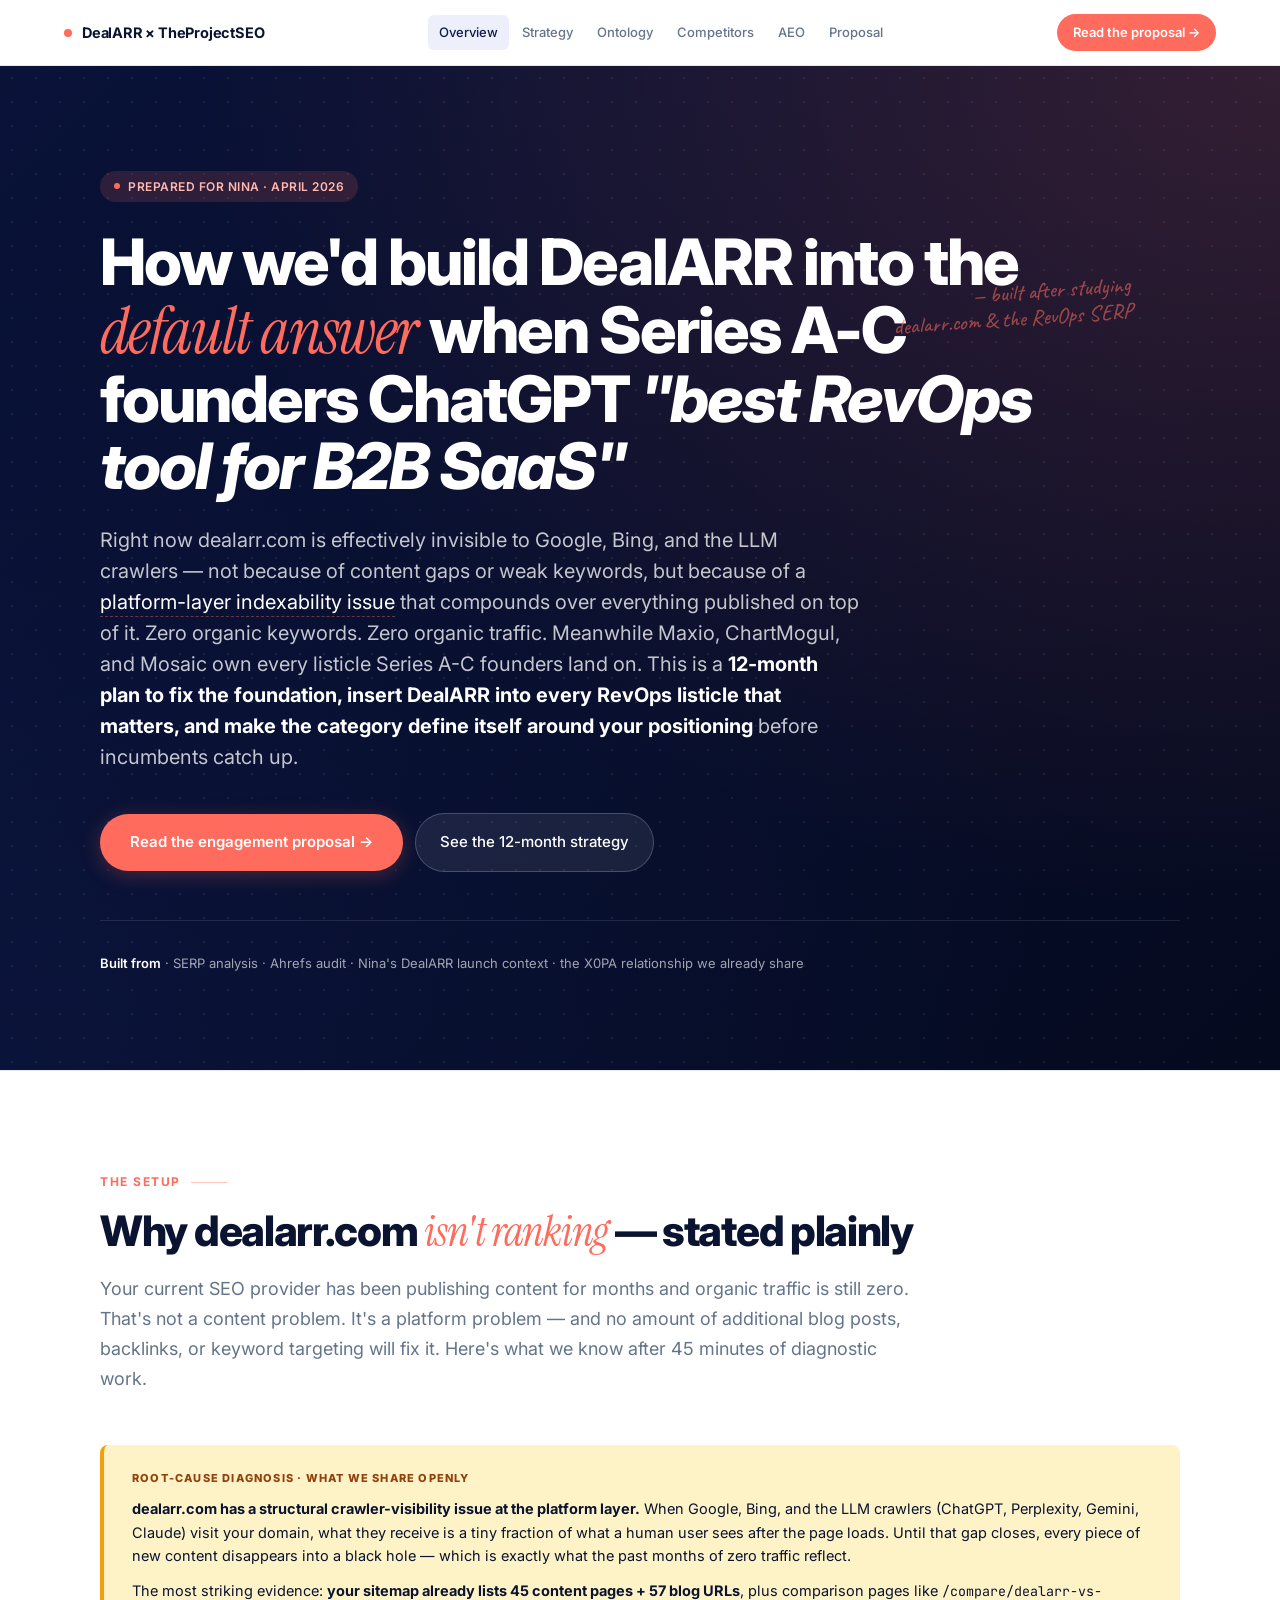
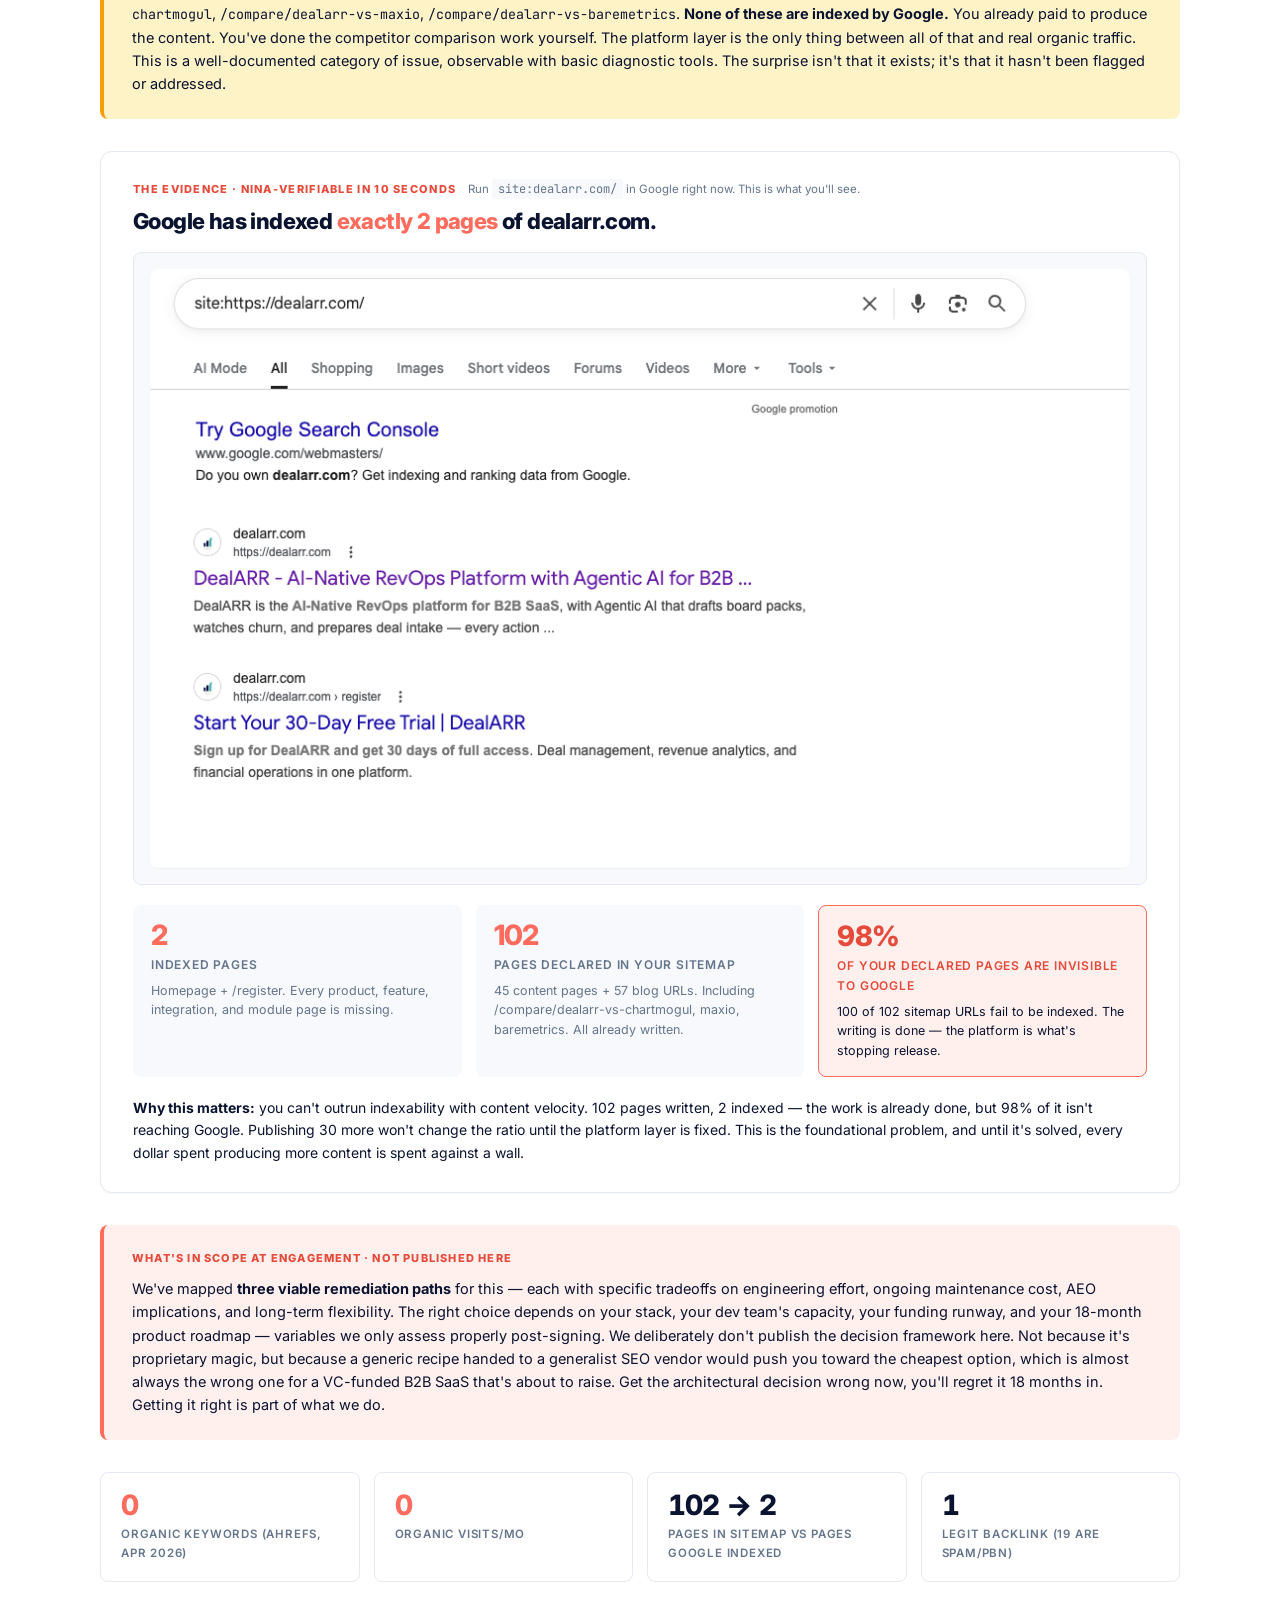
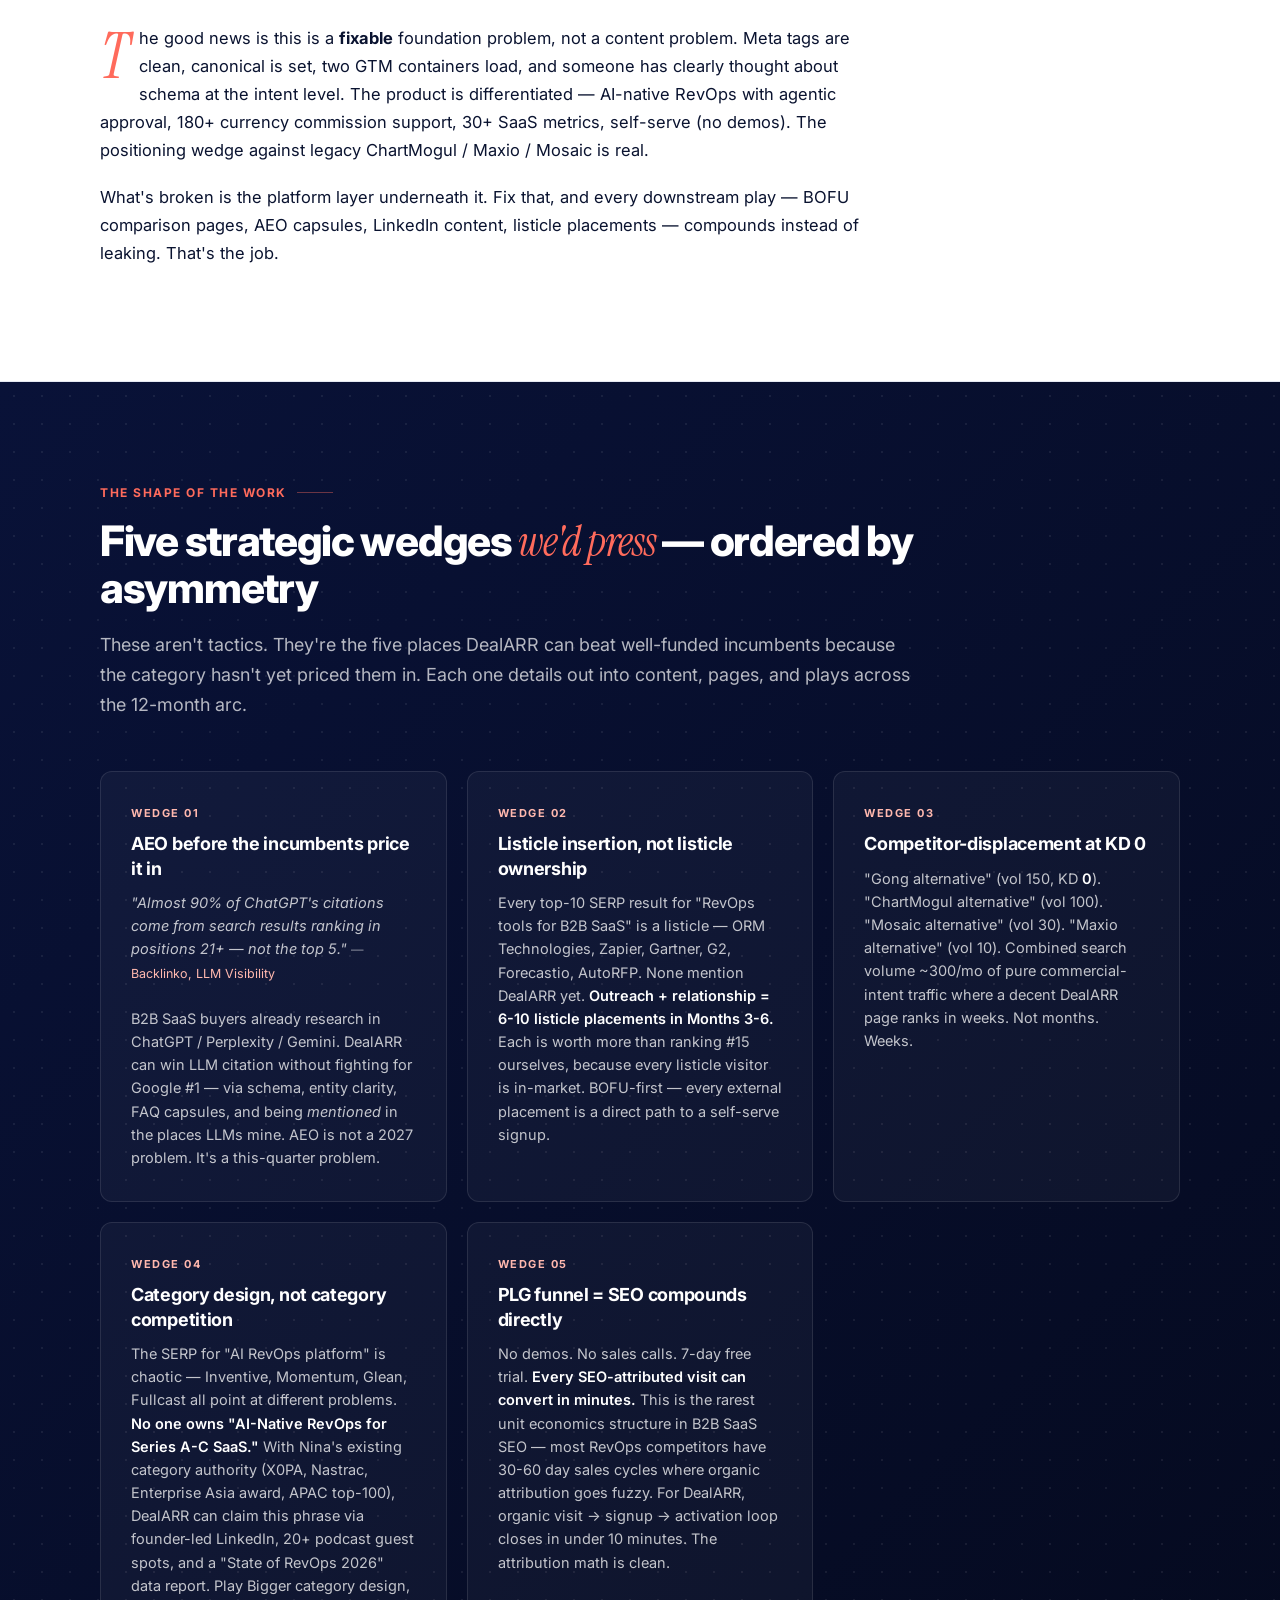
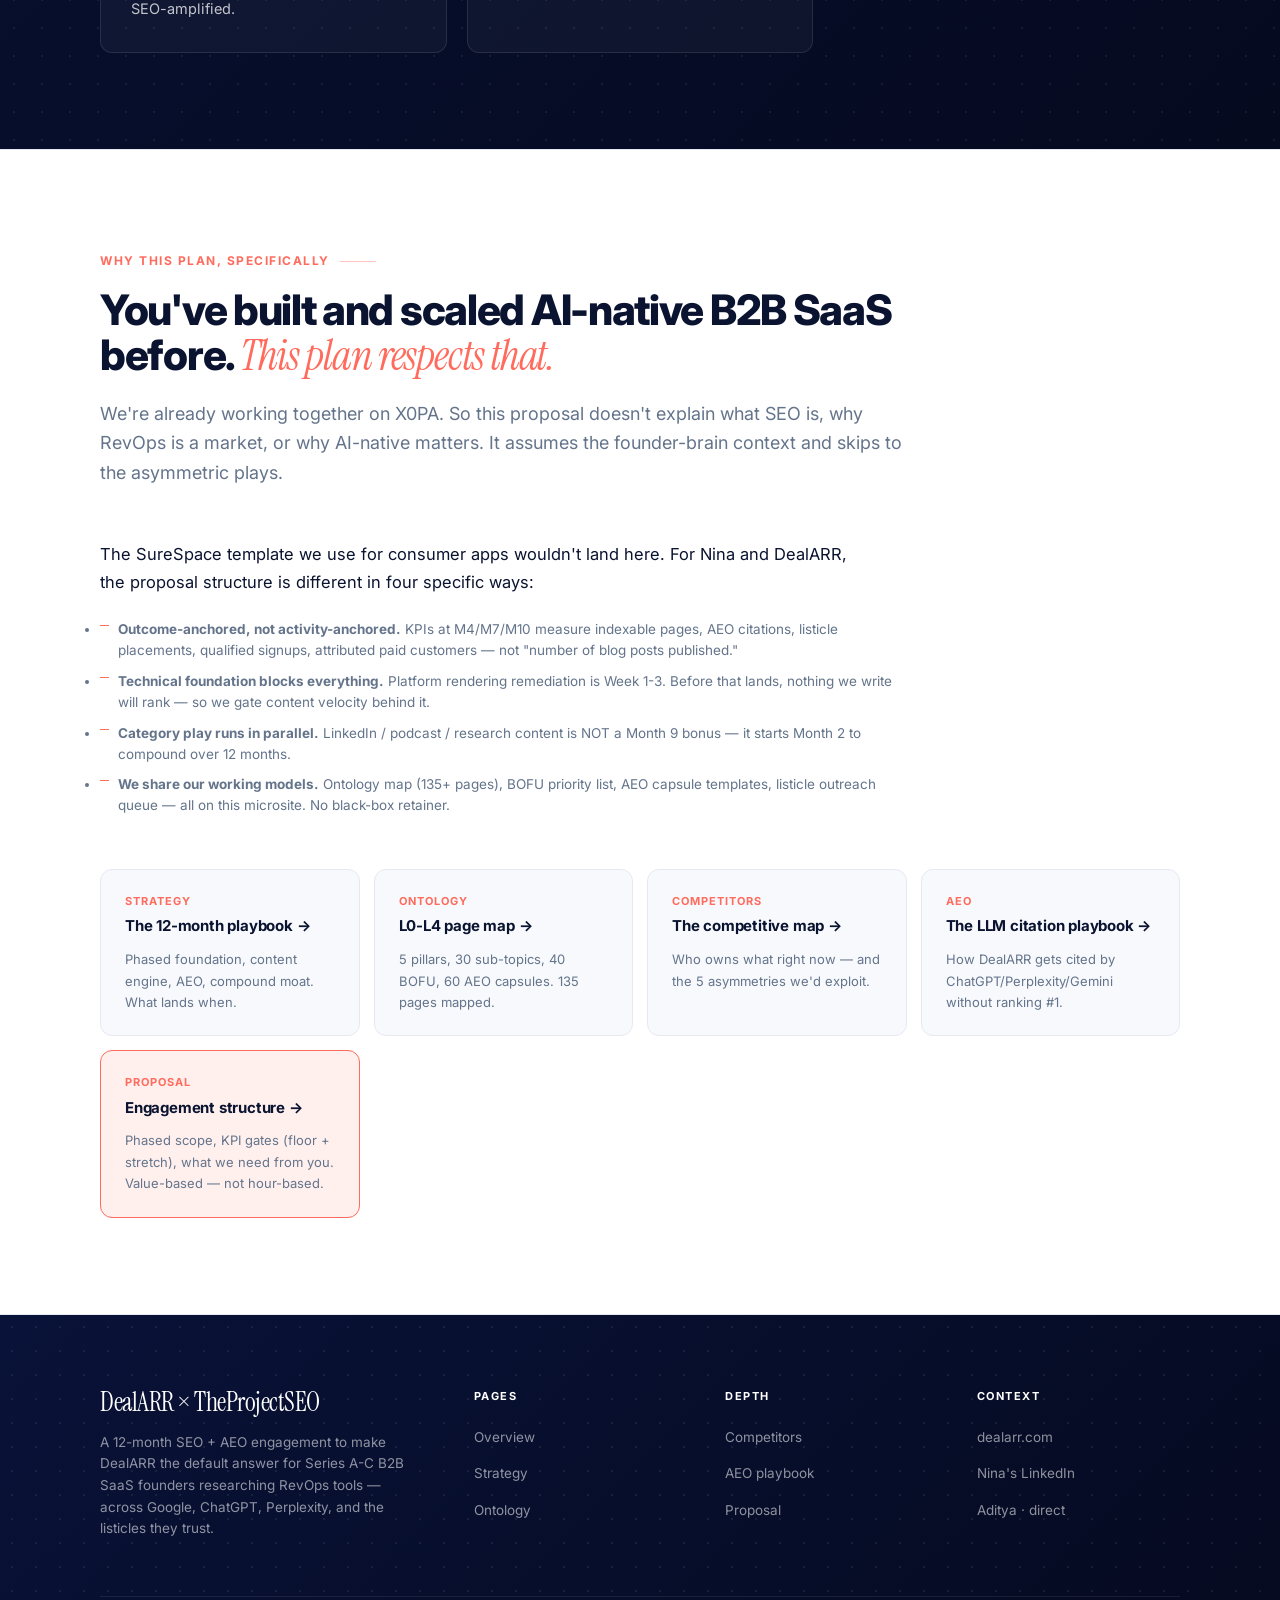
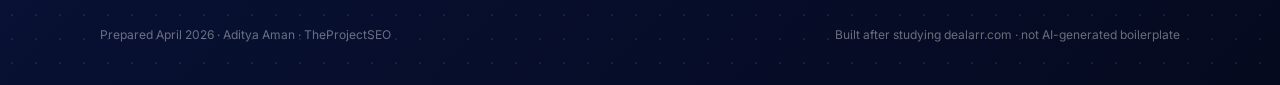
<file: index.html>
<!DOCTYPE html>
<html lang="en">
<head>
<meta charset="UTF-8">
<meta name="viewport" content="width=device-width,initial-scale=1">
<title>DealARR × TheProjectSEO — 12-month SEO + AEO engagement</title>
<meta name="description" content="How we'd build DealARR into the default answer for 'best RevOps tool for B2B SaaS' — across Google, ChatGPT, Perplexity, and the listicles Series A-C founders actually read.">
<link rel="canonical" href="https://theprojectseo.github.io/deal-arr/">
<meta property="og:title" content="DealARR × TheProjectSEO — SEO + AEO engagement">
<meta property="og:description" content="12-month plan to make DealARR the default answer Series A-C SaaS founders find when they research RevOps tools — across Google + LLMs.">
<meta property="og:type" content="website">
<meta property="og:url" content="https://theprojectseo.github.io/deal-arr/">
<meta name="robots" content="index,follow">
<link rel="preconnect" href="https://fonts.googleapis.com">
<link rel="preconnect" href="https://fonts.gstatic.com" crossorigin>
<link href="https://fonts.googleapis.com/css2?family=Inter:wght@400;500;600;700;800&family=Instrument+Serif:ital@0;1&family=Caveat:wght@400;500;600&family=JetBrains+Mono:wght@400;500&display=swap" rel="stylesheet">
<link rel="stylesheet" href="shared.css?v=2">
</head>
<body>
<div class="progress"><div class="progress-bar" id="progressBar"></div></div>
<nav class="nav">
  <div class="nav-inner">
    <a href="index.html" class="nav-brand"><span class="nav-brand-dot"></span>DealARR × TheProjectSEO</a>
    <div class="nav-links">
      <a href="index.html" class="nav-link active">Overview</a>
      <a href="strategy.html" class="nav-link">Strategy</a>
      <a href="ontology.html" class="nav-link">Ontology</a>
      <a href="competitors.html" class="nav-link">Competitors</a>
      <a href="aeo.html" class="nav-link">AEO</a>
      <a href="proposal.html" class="nav-link">Proposal</a>
    </div>
    <a href="proposal.html" class="nav-cta">Read the proposal →</a>
  </div>
</nav>

<section class="hero">
  <div class="hero-inner">
    <div class="hero-eyebrow">Prepared for Nina · April 2026</div>
    <div class="hero-signature">— built after studying<br>dealarr.com &amp; the RevOps SERP</div>
    <h1>How we'd build DealARR into the <span class="serif">default answer</span> when Series A-C founders ChatGPT <em style="font-style:italic">"best RevOps tool for B2B SaaS"</em></h1>
    <p class="hero-sub">Right now dealarr.com is effectively invisible to Google, Bing, and the LLM crawlers — not because of content gaps or weak keywords, but because of a <em>platform-layer indexability issue</em> that compounds over everything published on top of it. Zero organic keywords. Zero organic traffic. Meanwhile Maxio, ChartMogul, and Mosaic own every listicle Series A-C founders land on. This is a <strong style="color:white">12-month plan to fix the foundation, insert DealARR into every RevOps listicle that matters, and make the category define itself around your positioning</strong> before incumbents catch up.</p>
    <div class="hero-cta-row">
      <a href="proposal.html" class="btn-primary">Read the engagement proposal →</a>
      <a href="strategy.html" class="btn-secondary">See the 12-month strategy</a>
    </div>
    <div class="hero-meta">
      <div><strong>Built from</strong> · SERP analysis · Ahrefs audit · Nina's DealARR launch context · the X0PA relationship we already share</div>
    </div>
  </div>
</section>

<section class="section section-alt">
  <div class="section-inner">
    <div class="section-header">
      <div class="section-eyebrow">The setup</div>
      <h2>Why dealarr.com <span class="serif">isn't ranking</span> — stated plainly</h2>
      <p class="section-lede">Your current SEO provider has been publishing content for months and organic traffic is still zero. That's not a content problem. It's a platform problem — and no amount of additional blog posts, backlinks, or keyword targeting will fix it. Here's what we know after 45 minutes of diagnostic work.</p>
    </div>

    <div class="callout callout-warn">
      <div class="callout-eyebrow">Root-cause diagnosis · what we share openly</div>
      <p><strong>dealarr.com has a structural crawler-visibility issue at the platform layer.</strong> When Google, Bing, and the LLM crawlers (ChatGPT, Perplexity, Gemini, Claude) visit your domain, what they receive is a tiny fraction of what a human user sees after the page loads. Until that gap closes, every piece of new content disappears into a black hole — which is exactly what the past months of zero traffic reflect.</p>
      <p style="margin-top:12px">The most striking evidence: <strong>your sitemap already lists 45 content pages + 57 blog URLs</strong>, plus comparison pages like <code>/compare/dealarr-vs-chartmogul</code>, <code>/compare/dealarr-vs-maxio</code>, <code>/compare/dealarr-vs-baremetrics</code>. <strong>None of these are indexed by Google.</strong> You already paid to produce the content. You've done the competitor comparison work yourself. The platform layer is the only thing between all of that and real organic traffic. This is a well-documented category of issue, observable with basic diagnostic tools. The surprise isn't that it exists; it's that it hasn't been flagged or addressed.</p>
    </div>

    <!-- Google index proof point -->
    <div style="margin-top:28px;padding:28px 32px;background:white;border:1px solid var(--border);border-radius:var(--radius);box-shadow:var(--shadow-sm)">
      <div style="display:flex;align-items:baseline;gap:12px;margin-bottom:8px;flex-wrap:wrap">
        <div style="font-size:11px;font-weight:800;text-transform:uppercase;letter-spacing:1.3px;color:var(--accent-dark)">The evidence · Nina-verifiable in 10 seconds</div>
        <div style="font-size:11.5px;color:var(--ink-light)">Run <code style="background:var(--bg);padding:2px 6px;border-radius:3px;font-size:12px">site:dealarr.com/</code> in Google right now. This is what you'll see.</div>
      </div>
      <h3 style="font-size:22px;font-weight:800;letter-spacing:-.6px;color:var(--ink);margin:8px 0 18px;line-height:1.2">Google has indexed <span style="color:var(--accent)">exactly 2 pages</span> of dealarr.com.</h3>
      <div style="background:var(--bg);border:1px solid var(--border);border-radius:var(--radius-sm);padding:16px;margin-top:12px">
        <img src="assets/dealarr-google-index-2026-04-22.png" alt="Google search results for site:dealarr.com showing only 2 indexed pages — the homepage and the /register trial signup page" style="width:100%;height:auto;display:block;border-radius:var(--radius-sm);box-shadow:var(--shadow-sm)"/>
      </div>
      <div style="margin-top:20px;display:grid;grid-template-columns:repeat(auto-fit,minmax(220px,1fr));gap:14px">
        <div style="padding:16px 18px;background:var(--bg);border-radius:var(--radius-sm)">
          <div style="font-size:28px;font-weight:800;letter-spacing:-.8px;color:var(--accent);line-height:1">2</div>
          <div style="font-size:12px;color:var(--ink-light);margin-top:6px;text-transform:uppercase;letter-spacing:.8px;font-weight:600">Indexed pages</div>
          <div style="font-size:12.5px;color:var(--ink-light);margin-top:6px;line-height:1.55">Homepage + /register. Every product, feature, integration, and module page is missing.</div>
        </div>
        <div style="padding:16px 18px;background:var(--bg);border-radius:var(--radius-sm)">
          <div style="font-size:28px;font-weight:800;letter-spacing:-.8px;color:var(--accent);line-height:1">102</div>
          <div style="font-size:12px;color:var(--ink-light);margin-top:6px;text-transform:uppercase;letter-spacing:.8px;font-weight:600">Pages declared in your sitemap</div>
          <div style="font-size:12.5px;color:var(--ink-light);margin-top:6px;line-height:1.55">45 content pages + 57 blog URLs. Including /compare/dealarr-vs-chartmogul, maxio, baremetrics. All already written.</div>
        </div>
        <div style="padding:16px 18px;background:var(--accent-soft);border:1px solid var(--accent);border-radius:var(--radius-sm)">
          <div style="font-size:28px;font-weight:800;letter-spacing:-.8px;color:var(--accent-dark);line-height:1">98%</div>
          <div style="font-size:12px;color:var(--accent-dark);margin-top:6px;text-transform:uppercase;letter-spacing:.8px;font-weight:600">Of your declared pages are invisible to Google</div>
          <div style="font-size:12.5px;color:var(--ink);margin-top:6px;line-height:1.55">100 of 102 sitemap URLs fail to be indexed. The writing is done — the platform is what's stopping release.</div>
        </div>
      </div>
      <p style="font-size:14px;color:var(--ink);line-height:1.6;margin-top:20px;margin-bottom:0"><strong>Why this matters:</strong> you can't outrun indexability with content velocity. 102 pages written, 2 indexed — the work is already done, but 98% of it isn't reaching Google. Publishing 30 more won't change the ratio until the platform layer is fixed. This is the foundational problem, and until it's solved, every dollar spent producing more content is spent against a wall.</p>
    </div>

    <div class="callout">
      <div class="callout-eyebrow">What's in scope at engagement · not published here</div>
      <p>We've mapped <strong>three viable remediation paths</strong> for this — each with specific tradeoffs on engineering effort, ongoing maintenance cost, AEO implications, and long-term flexibility. The right choice depends on your stack, your dev team's capacity, your funding runway, and your 18-month product roadmap — variables we only assess properly post-signing. We deliberately don't publish the decision framework here. Not because it's proprietary magic, but because a generic recipe handed to a generalist SEO vendor would push you toward the cheapest option, which is almost always the wrong one for a VC-funded B2B SaaS that's about to raise. Get the architectural decision wrong now, you'll regret it 18 months in. Getting it right is part of what we do.</p>
    </div>

    <div class="stat-grid">
      <div class="stat-card"><div class="stat-num accent">0</div><div class="stat-label">organic keywords (Ahrefs, Apr 2026)</div></div>
      <div class="stat-card"><div class="stat-num accent">0</div><div class="stat-label">organic visits/mo</div></div>
      <div class="stat-card"><div class="stat-num">102 → 2</div><div class="stat-label">pages in sitemap vs pages Google indexed</div></div>
      <div class="stat-card"><div class="stat-num">1</div><div class="stat-label">legit backlink (19 are spam/PBN)</div></div>
    </div>

    <div class="prose" style="margin-top:42px;max-width:800px">
      <p class="dropcap">The good news is this is a <strong>fixable</strong> foundation problem, not a content problem. Meta tags are clean, canonical is set, two GTM containers load, and someone has clearly thought about schema at the intent level. The product is differentiated — AI-native RevOps with agentic approval, 180+ currency commission support, 30+ SaaS metrics, self-serve (no demos). The positioning wedge against legacy ChartMogul / Maxio / Mosaic is real.</p>
      <p>What's broken is the platform layer underneath it. Fix that, and every downstream play — BOFU comparison pages, AEO capsules, LinkedIn content, listicle placements — compounds instead of leaking. That's the job.</p>
    </div>
  </div>
</section>

<section class="section section-dark">
  <div class="section-inner">
    <div class="section-header">
      <div class="section-eyebrow">The shape of the work</div>
      <h2>Five strategic wedges <span class="serif">we'd press</span> — ordered by asymmetry</h2>
      <p class="section-lede">These aren't tactics. They're the five places DealARR can beat well-funded incumbents because the category hasn't yet priced them in. Each one details out into content, pages, and plays across the 12-month arc.</p>
    </div>

    <div class="observations">
      <div class="obs-card" style="background:rgba(255,255,255,.04);border-color:rgba(255,255,255,.1)">
        <div class="obs-num" style="color:#FFB8AE">Wedge 01</div>
        <h3 class="obs-title" style="color:white">AEO before the incumbents price it in</h3>
        <p class="obs-body" style="color:rgba(255,255,255,.75)"><em>"Almost 90% of ChatGPT's citations come from search results ranking in positions 21+ — not the top 5."</em> <span style="color:rgba(255,255,255,.5);font-size:12.5px">— <a href="https://backlinko.com/llm-visibility" target="_blank" style="color:#FFB8AE">Backlinko, LLM Visibility</a></span><br><br>B2B SaaS buyers already research in ChatGPT / Perplexity / Gemini. DealARR can win LLM citation without fighting for Google #1 — via schema, entity clarity, FAQ capsules, and being <em>mentioned</em> in the places LLMs mine. AEO is not a 2027 problem. It's a this-quarter problem.</p>
      </div>

      <div class="obs-card" style="background:rgba(255,255,255,.04);border-color:rgba(255,255,255,.1)">
        <div class="obs-num" style="color:#FFB8AE">Wedge 02</div>
        <h3 class="obs-title" style="color:white">Listicle insertion, not listicle ownership</h3>
        <p class="obs-body" style="color:rgba(255,255,255,.75)">Every top-10 SERP result for "RevOps tools for B2B SaaS" is a listicle — ORM Technologies, Zapier, Gartner, G2, Forecastio, AutoRFP. None mention DealARR yet. <strong style="color:white">Outreach + relationship = 6-10 listicle placements in Months 3-6.</strong> Each is worth more than ranking #15 ourselves, because every listicle visitor is in-market. BOFU-first — every external placement is a direct path to a self-serve signup.</p>
      </div>

      <div class="obs-card" style="background:rgba(255,255,255,.04);border-color:rgba(255,255,255,.1)">
        <div class="obs-num" style="color:#FFB8AE">Wedge 03</div>
        <h3 class="obs-title" style="color:white">Competitor-displacement at KD 0</h3>
        <p class="obs-body" style="color:rgba(255,255,255,.75)">"Gong alternative" (vol 150, KD <strong style="color:white">0</strong>). "ChartMogul alternative" (vol 100). "Mosaic alternative" (vol 30). "Maxio alternative" (vol 10). Combined search volume ~300/mo of pure commercial-intent traffic where a decent DealARR page ranks in weeks. Not months. Weeks.</p>
      </div>

      <div class="obs-card" style="background:rgba(255,255,255,.04);border-color:rgba(255,255,255,.1)">
        <div class="obs-num" style="color:#FFB8AE">Wedge 04</div>
        <h3 class="obs-title" style="color:white">Category design, not category competition</h3>
        <p class="obs-body" style="color:rgba(255,255,255,.75)">The SERP for "AI RevOps platform" is chaotic — Inventive, Momentum, Glean, Fullcast all point at different problems. <strong style="color:white">No one owns "AI-Native RevOps for Series A-C SaaS."</strong> With Nina's existing category authority (X0PA, Nastrac, Enterprise Asia award, APAC top-100), DealARR can claim this phrase via founder-led LinkedIn, 20+ podcast guest spots, and a "State of RevOps 2026" data report. Play Bigger category design, SEO-amplified.</p>
      </div>

      <div class="obs-card" style="background:rgba(255,255,255,.04);border-color:rgba(255,255,255,.1)">
        <div class="obs-num" style="color:#FFB8AE">Wedge 05</div>
        <h3 class="obs-title" style="color:white">PLG funnel = SEO compounds directly</h3>
        <p class="obs-body" style="color:rgba(255,255,255,.75)">No demos. No sales calls. 7-day free trial. <strong style="color:white">Every SEO-attributed visit can convert in minutes.</strong> This is the rarest unit economics structure in B2B SaaS SEO — most RevOps competitors have 30-60 day sales cycles where organic attribution goes fuzzy. For DealARR, organic visit → signup → activation loop closes in under 10 minutes. The attribution math is clean.</p>
      </div>
    </div>
  </div>
</section>

<section class="section section-alt">
  <div class="section-inner">
    <div class="section-header">
      <div class="section-eyebrow">Why this plan, specifically</div>
      <h2>You've built and scaled AI-native B2B SaaS before. <span class="serif">This plan respects that.</span></h2>
      <p class="section-lede">We're already working together on X0PA. So this proposal doesn't explain what SEO is, why RevOps is a market, or why AI-native matters. It assumes the founder-brain context and skips to the asymmetric plays.</p>
    </div>

    <div class="prose" style="max-width:800px">
      <p>The SureSpace template we use for consumer apps wouldn't land here. For Nina and DealARR, the proposal structure is different in four specific ways:</p>
      <ul class="scope-list" style="margin-top:18px;font-size:15px">
        <li><strong>Outcome-anchored, not activity-anchored.</strong> KPIs at M4/M7/M10 measure indexable pages, AEO citations, listicle placements, qualified signups, attributed paid customers — not "number of blog posts published."</li>
        <li><strong>Technical foundation blocks everything.</strong> Platform rendering remediation is Week 1-3. Before that lands, nothing we write will rank — so we gate content velocity behind it.</li>
        <li><strong>Category play runs in parallel.</strong> LinkedIn / podcast / research content is NOT a Month 9 bonus — it starts Month 2 to compound over 12 months.</li>
        <li><strong>We share our working models.</strong> Ontology map (135+ pages), BOFU priority list, AEO capsule templates, listicle outreach queue — all on this microsite. No black-box retainer.</li>
      </ul>
    </div>

    <div style="margin-top:48px;display:grid;grid-template-columns:repeat(auto-fit,minmax(240px,1fr));gap:14px">
      <a href="strategy.html" class="scope-card" style="text-decoration:none">
        <div class="scope-num">Strategy</div>
        <h4>The 12-month playbook →</h4>
        <p style="font-size:13px;color:var(--ink-light);margin-top:8px">Phased foundation, content engine, AEO, compound moat. What lands when.</p>
      </a>
      <a href="ontology.html" class="scope-card" style="text-decoration:none">
        <div class="scope-num">Ontology</div>
        <h4>L0-L4 page map →</h4>
        <p style="font-size:13px;color:var(--ink-light);margin-top:8px">5 pillars, 30 sub-topics, 40 BOFU, 60 AEO capsules. 135 pages mapped.</p>
      </a>
      <a href="competitors.html" class="scope-card" style="text-decoration:none">
        <div class="scope-num">Competitors</div>
        <h4>The competitive map →</h4>
        <p style="font-size:13px;color:var(--ink-light);margin-top:8px">Who owns what right now — and the 5 asymmetries we'd exploit.</p>
      </a>
      <a href="aeo.html" class="scope-card" style="text-decoration:none">
        <div class="scope-num">AEO</div>
        <h4>The LLM citation playbook →</h4>
        <p style="font-size:13px;color:var(--ink-light);margin-top:8px">How DealARR gets cited by ChatGPT/Perplexity/Gemini without ranking #1.</p>
      </a>
      <a href="proposal.html" class="scope-card" style="text-decoration:none;background:var(--accent-soft);border-color:var(--accent)">
        <div class="scope-num">Proposal</div>
        <h4>Engagement structure →</h4>
        <p style="font-size:13px;color:var(--ink-light);margin-top:8px">Phased scope, KPI gates (floor + stretch), what we need from you. Value-based — not hour-based.</p>
      </a>
    </div>
  </div>
</section>

<footer>
  <div class="footer-inner">
    <div class="footer-brand">
      <h4>DealARR × <span class="serif">TheProjectSEO</span></h4>
      <p>A 12-month SEO + AEO engagement to make DealARR the default answer for Series A-C B2B SaaS founders researching RevOps tools — across Google, ChatGPT, Perplexity, and the listicles they trust.</p>
    </div>
    <div class="footer-col">
      <h5>Pages</h5>
      <ul>
        <li><a href="index.html">Overview</a></li>
        <li><a href="strategy.html">Strategy</a></li>
        <li><a href="ontology.html">Ontology</a></li>
      </ul>
    </div>
    <div class="footer-col">
      <h5>Depth</h5>
      <ul>
        <li><a href="competitors.html">Competitors</a></li>
        <li><a href="aeo.html">AEO playbook</a></li>
        <li><a href="proposal.html">Proposal</a></li>
      </ul>
    </div>
    <div class="footer-col">
      <h5>Context</h5>
      <ul>
        <li><a href="https://dealarr.com" target="_blank">dealarr.com</a></li>
        <li><a href="https://www.linkedin.com/in/ninaalagsuri/" target="_blank">Nina's LinkedIn</a></li>
        <li><a href="mailto:aditya@theprojectseo.com">Aditya · direct</a></li>
      </ul>
    </div>
  </div>
  <div class="footer-bottom">
    <span>Prepared April 2026 · Aditya Aman · TheProjectSEO</span>
    <span>Built after studying dealarr.com · not AI-generated boilerplate</span>
  </div>
</footer>

<script>
window.addEventListener('scroll',()=>{
  const h=document.documentElement;
  const pct=(h.scrollTop/(h.scrollHeight-h.clientHeight))*100;
  document.getElementById('progressBar').style.width=pct+'%';
});
</script>
</body>
</html>
</file>
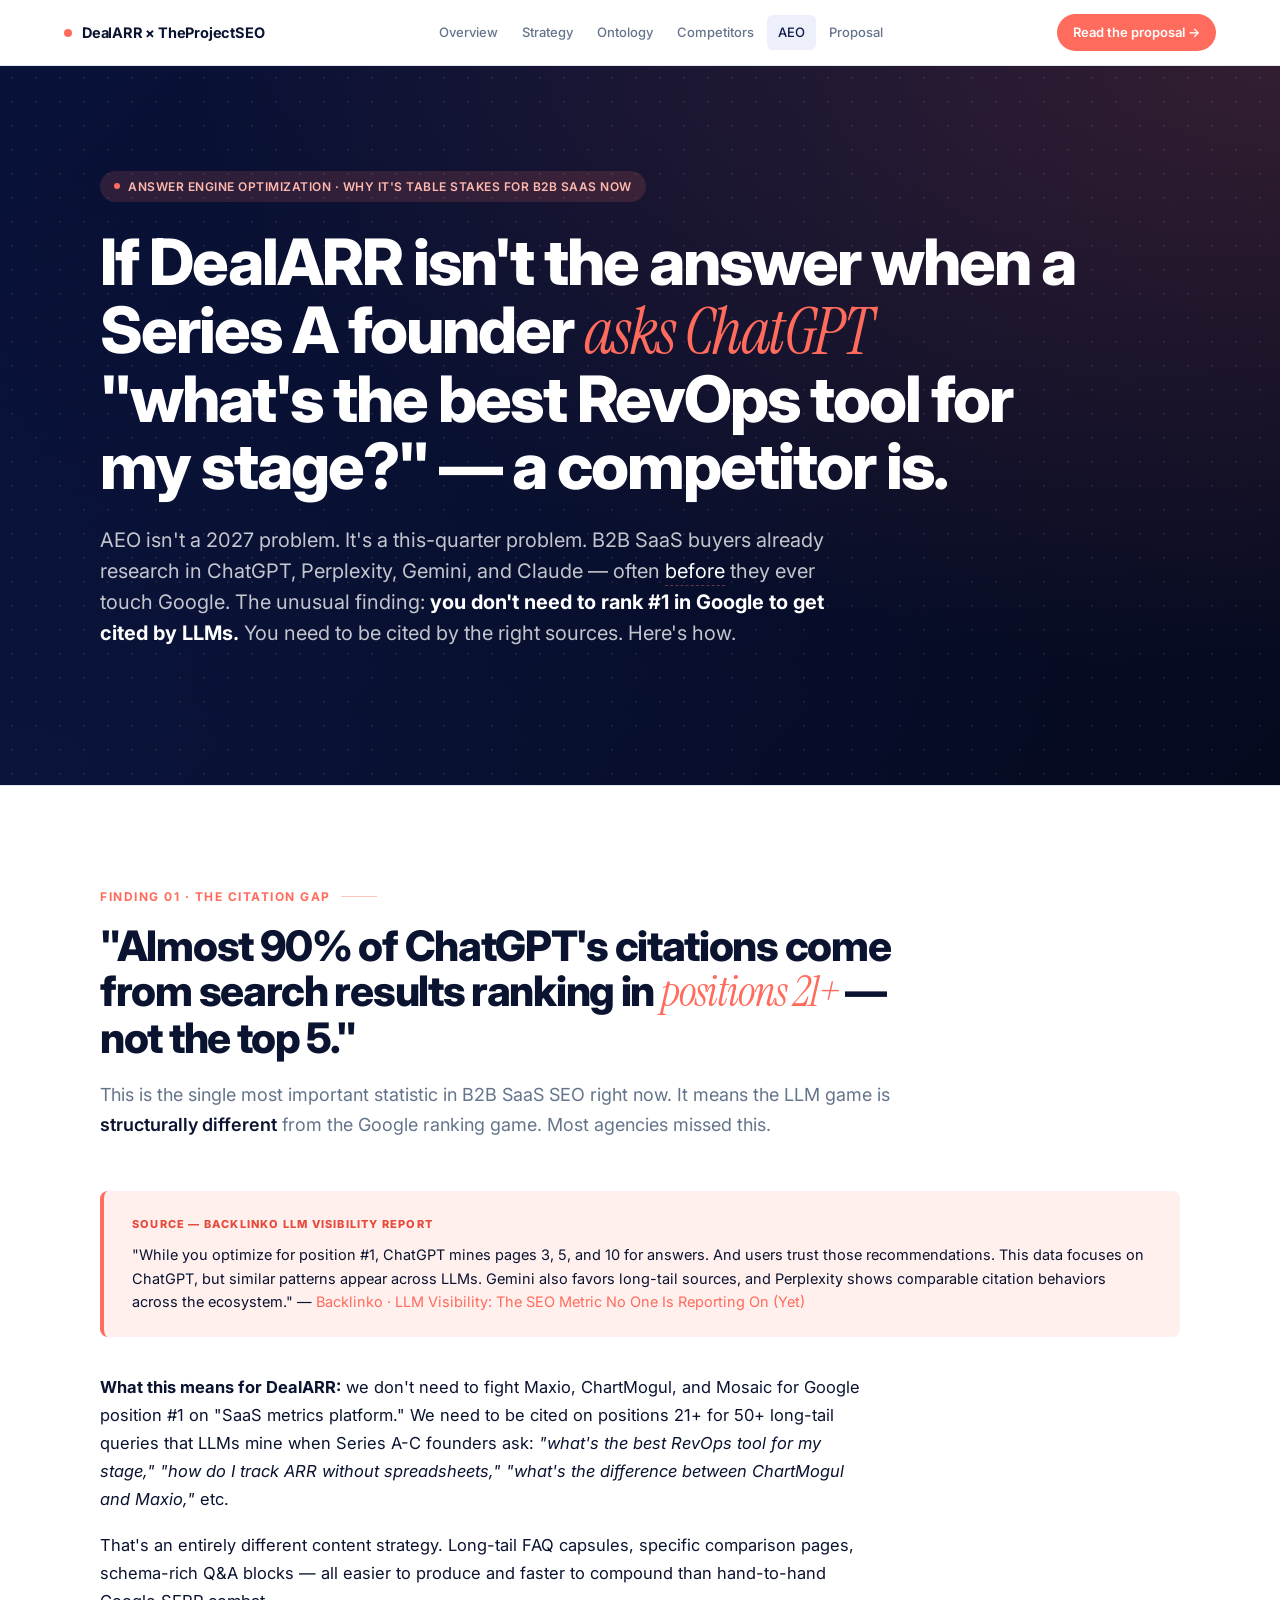
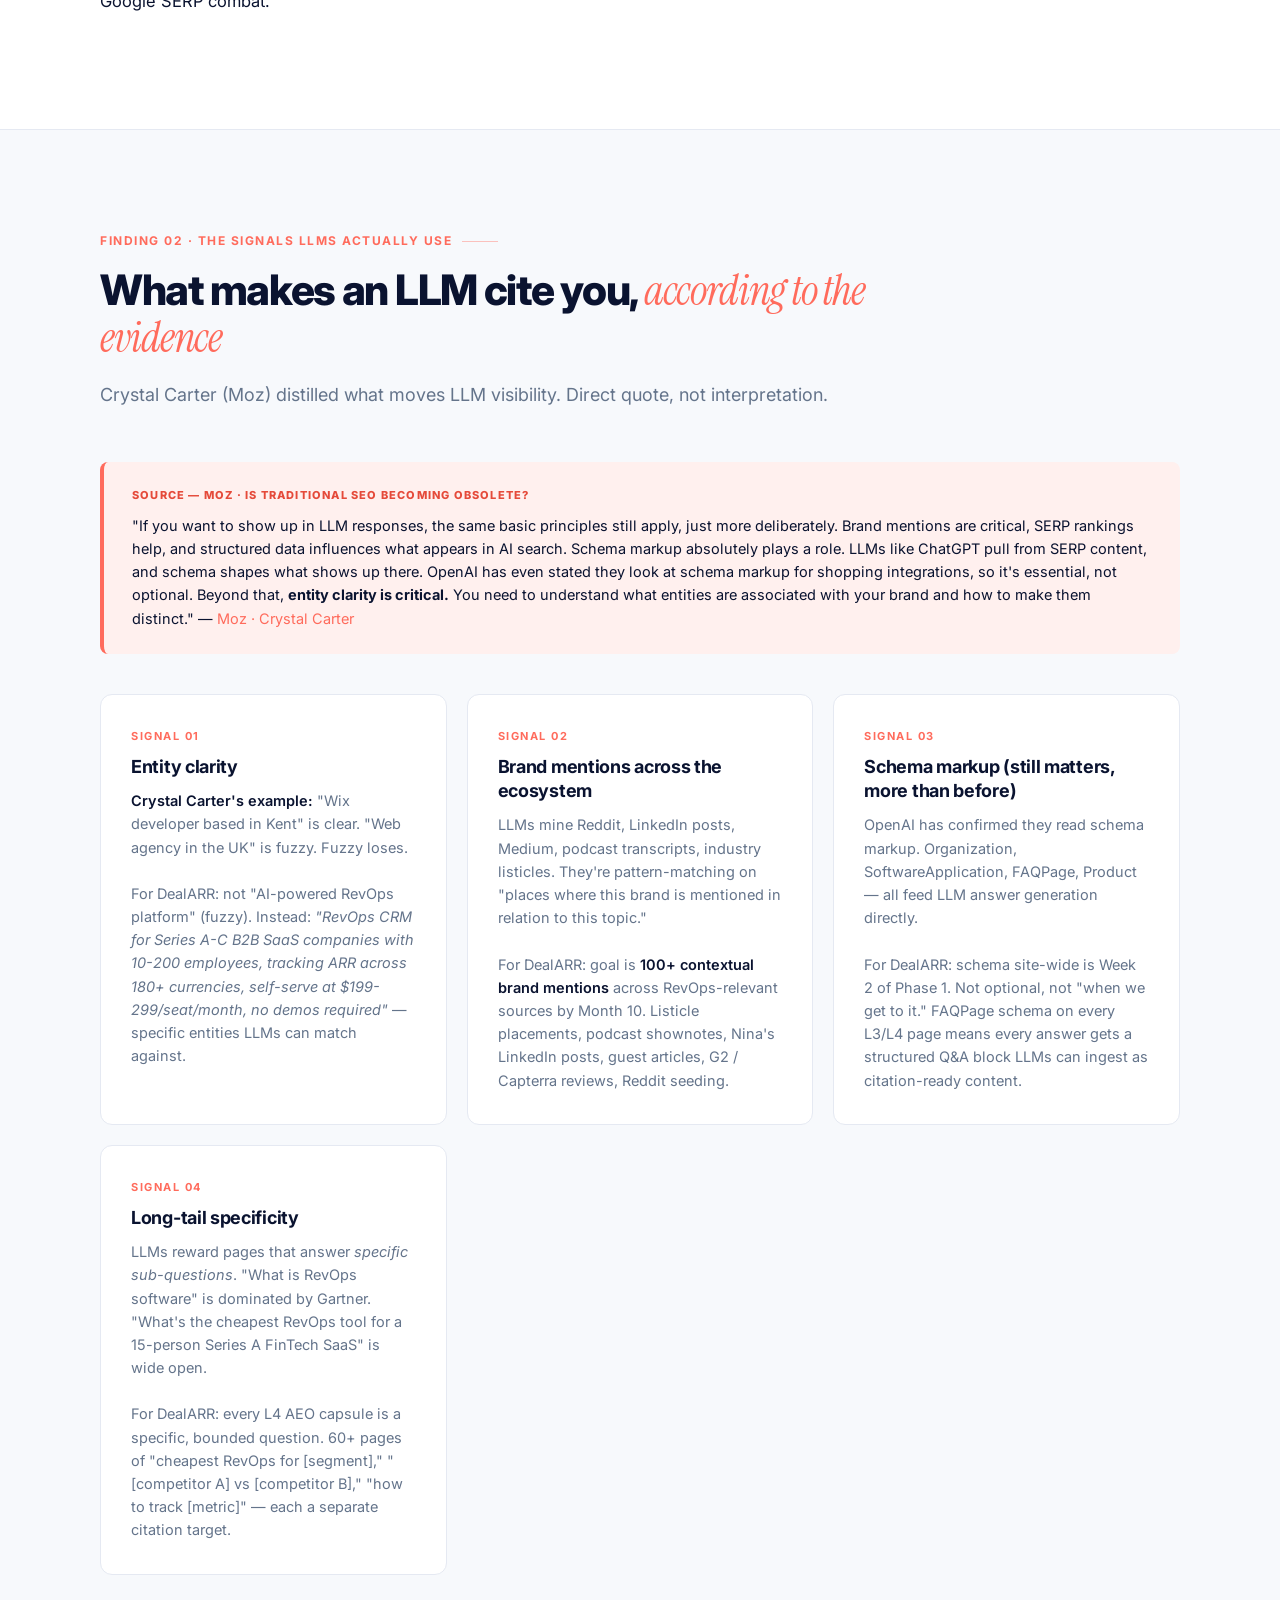
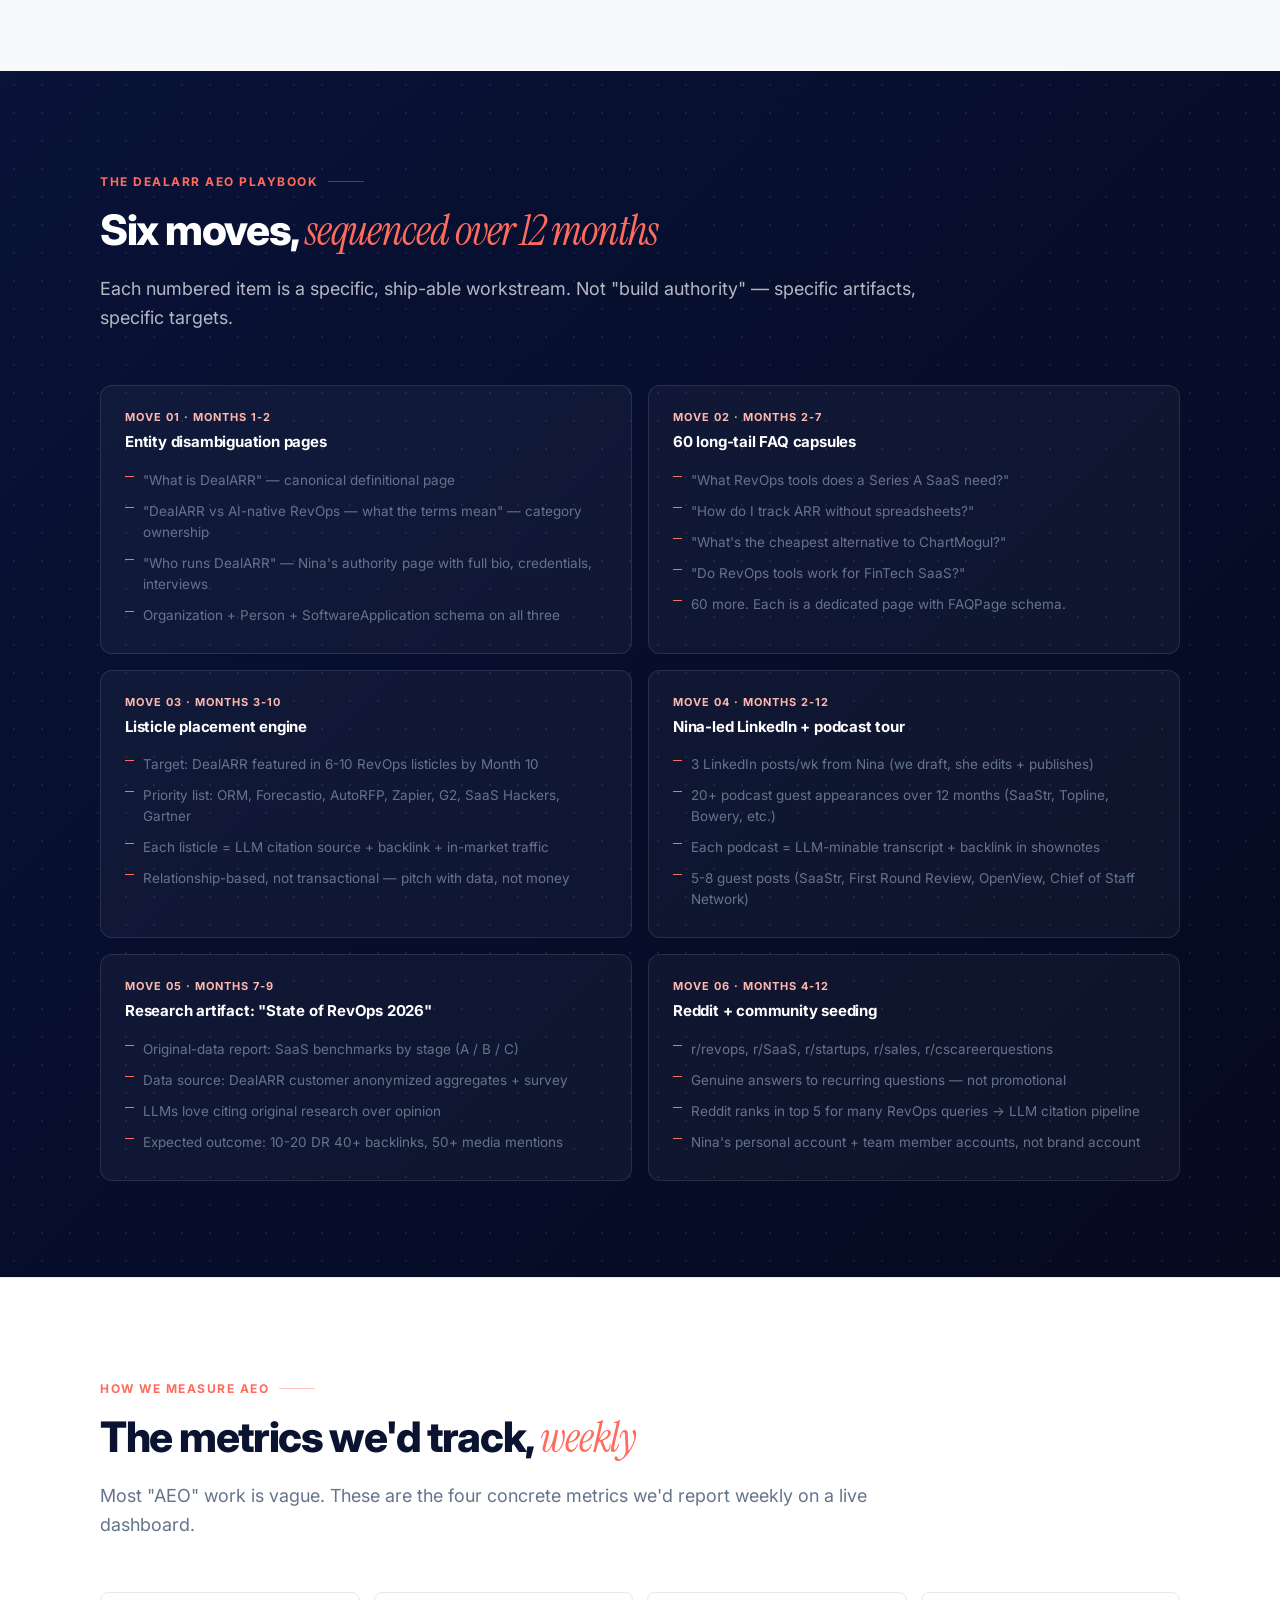
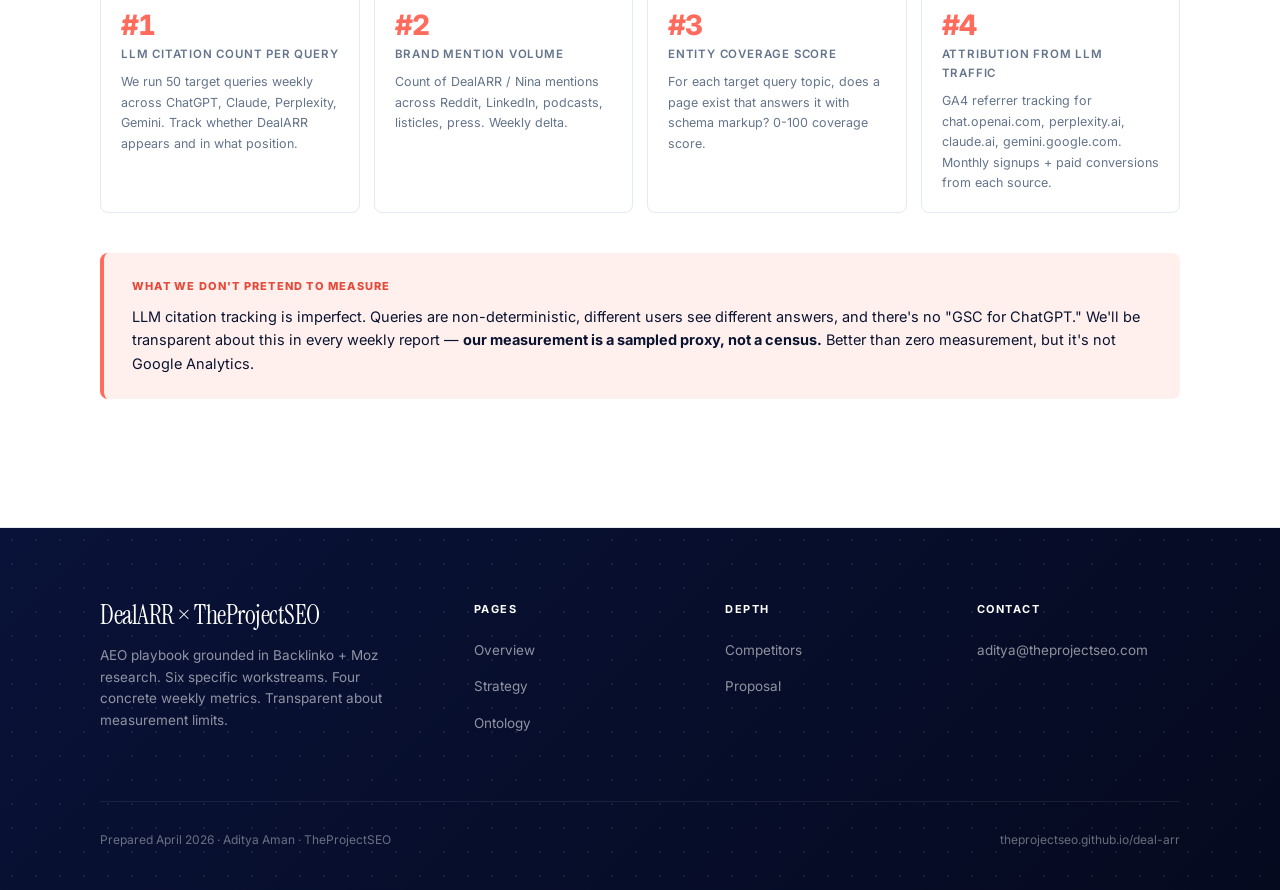
<file: aeo.html>
<!DOCTYPE html>
<html lang="en">
<head>
<meta charset="UTF-8">
<meta name="viewport" content="width=device-width,initial-scale=1">
<title>AEO playbook — How DealARR gets cited by ChatGPT, Perplexity, Gemini</title>
<meta name="description" content="Why AEO (Answer Engine Optimization) is table stakes for B2B SaaS in 2026 — and the concrete playbook to make DealARR the recurring answer to 'best RevOps tool' across LLMs.">
<link rel="canonical" href="https://theprojectseo.github.io/deal-arr/aeo.html">
<meta property="og:title" content="AEO playbook — DealARR × TheProjectSEO">
<meta name="robots" content="index,follow">
<link rel="preconnect" href="https://fonts.googleapis.com">
<link rel="preconnect" href="https://fonts.gstatic.com" crossorigin>
<link href="https://fonts.googleapis.com/css2?family=Inter:wght@400;500;600;700;800&family=Instrument+Serif:ital@0;1&family=Caveat:wght@400;500;600&family=JetBrains+Mono:wght@400;500&display=swap" rel="stylesheet">
<link rel="stylesheet" href="shared.css?v=2">
</head>
<body>
<div class="progress"><div class="progress-bar" id="progressBar"></div></div>
<nav class="nav">
  <div class="nav-inner">
    <a href="index.html" class="nav-brand"><span class="nav-brand-dot"></span>DealARR × TheProjectSEO</a>
    <div class="nav-links">
      <a href="index.html" class="nav-link">Overview</a>
      <a href="strategy.html" class="nav-link">Strategy</a>
      <a href="ontology.html" class="nav-link">Ontology</a>
      <a href="competitors.html" class="nav-link">Competitors</a>
      <a href="aeo.html" class="nav-link active">AEO</a>
      <a href="proposal.html" class="nav-link">Proposal</a>
    </div>
    <a href="proposal.html" class="nav-cta">Read the proposal →</a>
  </div>
</nav>

<section class="hero">
  <div class="hero-inner">
    <div class="hero-eyebrow">Answer Engine Optimization · Why it's table stakes for B2B SaaS now</div>
    <h1>If DealARR isn't the answer when a Series A founder <span class="serif">asks ChatGPT</span> "what's the best RevOps tool for my stage?" — a competitor is.</h1>
    <p class="hero-sub">AEO isn't a 2027 problem. It's a this-quarter problem. B2B SaaS buyers already research in ChatGPT, Perplexity, Gemini, and Claude — often <em>before</em> they ever touch Google. The unusual finding: <strong style="color:white">you don't need to rank #1 in Google to get cited by LLMs.</strong> You need to be cited by the right sources. Here's how.</p>
  </div>
</section>

<section class="section section-alt">
  <div class="section-inner">
    <div class="section-header">
      <div class="section-eyebrow">Finding 01 · The citation gap</div>
      <h2>"Almost 90% of ChatGPT's citations come from search results ranking in <span class="serif">positions 21+</span> — not the top 5."</h2>
      <p class="section-lede">This is the single most important statistic in B2B SaaS SEO right now. It means the LLM game is <strong>structurally different</strong> from the Google ranking game. Most agencies missed this.</p>
    </div>

    <div class="callout">
      <div class="callout-eyebrow">Source — Backlinko LLM Visibility Report</div>
      <p>"While you optimize for position #1, ChatGPT mines pages 3, 5, and 10 for answers. And users trust those recommendations. This data focuses on ChatGPT, but similar patterns appear across LLMs. Gemini also favors long-tail sources, and Perplexity shows comparable citation behaviors across the ecosystem." — <a href="https://backlinko.com/llm-visibility" target="_blank">Backlinko · LLM Visibility: The SEO Metric No One Is Reporting On (Yet)</a></p>
    </div>

    <div class="prose" style="max-width:820px;margin-top:36px">
      <p><strong>What this means for DealARR:</strong> we don't need to fight Maxio, ChartMogul, and Mosaic for Google position #1 on "SaaS metrics platform." We need to be cited on positions 21+ for 50+ long-tail queries that LLMs mine when Series A-C founders ask: <em>"what's the best RevOps tool for my stage," "how do I track ARR without spreadsheets," "what's the difference between ChartMogul and Maxio,"</em> etc.</p>

      <p>That's an entirely different content strategy. Long-tail FAQ capsules, specific comparison pages, schema-rich Q&amp;A blocks — all easier to produce and faster to compound than hand-to-hand Google SERP combat.</p>
    </div>
  </div>
</section>

<section class="section">
  <div class="section-inner">
    <div class="section-header">
      <div class="section-eyebrow">Finding 02 · The signals LLMs actually use</div>
      <h2>What makes an LLM cite you, <span class="serif">according to the evidence</span></h2>
      <p class="section-lede">Crystal Carter (Moz) distilled what moves LLM visibility. Direct quote, not interpretation.</p>
    </div>

    <div class="callout">
      <div class="callout-eyebrow">Source — Moz · Is Traditional SEO Becoming Obsolete?</div>
      <p>"If you want to show up in LLM responses, the same basic principles still apply, just more deliberately. Brand mentions are critical, SERP rankings help, and structured data influences what appears in AI search. Schema markup absolutely plays a role. LLMs like ChatGPT pull from SERP content, and schema shapes what shows up there. OpenAI has even stated they look at schema markup for shopping integrations, so it's essential, not optional. Beyond that, <strong>entity clarity is critical.</strong> You need to understand what entities are associated with your brand and how to make them distinct." — <a href="https://moz.com/blog/traditional-seo-becoming-obsolete" target="_blank">Moz · Crystal Carter</a></p>
    </div>

    <div class="observations" style="margin-top:40px">
      <div class="obs-card">
        <div class="obs-num">Signal 01</div>
        <h3 class="obs-title">Entity clarity</h3>
        <p class="obs-body"><strong>Crystal Carter's example:</strong> "Wix developer based in Kent" is clear. "Web agency in the UK" is fuzzy. Fuzzy loses.<br><br>For DealARR: not "AI-powered RevOps platform" (fuzzy). Instead: <em>"RevOps CRM for Series A-C B2B SaaS companies with 10-200 employees, tracking ARR across 180+ currencies, self-serve at $199-299/seat/month, no demos required"</em> — specific entities LLMs can match against.</p>
      </div>

      <div class="obs-card">
        <div class="obs-num">Signal 02</div>
        <h3 class="obs-title">Brand mentions across the ecosystem</h3>
        <p class="obs-body">LLMs mine Reddit, LinkedIn posts, Medium, podcast transcripts, industry listicles. They're pattern-matching on "places where this brand is mentioned in relation to this topic."<br><br>For DealARR: goal is <strong>100+ contextual brand mentions</strong> across RevOps-relevant sources by Month 10. Listicle placements, podcast shownotes, Nina's LinkedIn posts, guest articles, G2 / Capterra reviews, Reddit seeding.</p>
      </div>

      <div class="obs-card">
        <div class="obs-num">Signal 03</div>
        <h3 class="obs-title">Schema markup (still matters, more than before)</h3>
        <p class="obs-body">OpenAI has confirmed they read schema markup. Organization, SoftwareApplication, FAQPage, Product — all feed LLM answer generation directly. <br><br>For DealARR: schema site-wide is Week 2 of Phase 1. Not optional, not "when we get to it." FAQPage schema on every L3/L4 page means every answer gets a structured Q&amp;A block LLMs can ingest as citation-ready content.</p>
      </div>

      <div class="obs-card">
        <div class="obs-num">Signal 04</div>
        <h3 class="obs-title">Long-tail specificity</h3>
        <p class="obs-body">LLMs reward pages that answer <em>specific sub-questions</em>. "What is RevOps software" is dominated by Gartner. "What's the cheapest RevOps tool for a 15-person Series A FinTech SaaS" is wide open.<br><br>For DealARR: every L4 AEO capsule is a specific, bounded question. 60+ pages of "cheapest RevOps for [segment]," "[competitor A] vs [competitor B]," "how to track [metric]" — each a separate citation target.</p>
      </div>
    </div>
  </div>
</section>

<section class="section section-dark">
  <div class="section-inner">
    <div class="section-header">
      <div class="section-eyebrow">The DealARR AEO playbook</div>
      <h2>Six moves, <span class="serif">sequenced over 12 months</span></h2>
      <p class="section-lede">Each numbered item is a specific, ship-able workstream. Not "build authority" — specific artifacts, specific targets.</p>
    </div>

    <div class="scope-grid">
      <div class="scope-card" style="background:rgba(255,255,255,.04);border-color:rgba(255,255,255,.1)">
        <div class="scope-num" style="color:#FFB8AE">Move 01 · Months 1-2</div>
        <h4 style="color:white">Entity disambiguation pages</h4>
        <ul class="scope-list" style="color:rgba(255,255,255,.75);font-size:13px">
          <li>"What is DealARR" — canonical definitional page</li>
          <li>"DealARR vs AI-native RevOps — what the terms mean" — category ownership</li>
          <li>"Who runs DealARR" — Nina's authority page with full bio, credentials, interviews</li>
          <li>Organization + Person + SoftwareApplication schema on all three</li>
        </ul>
      </div>

      <div class="scope-card" style="background:rgba(255,255,255,.04);border-color:rgba(255,255,255,.1)">
        <div class="scope-num" style="color:#FFB8AE">Move 02 · Months 2-7</div>
        <h4 style="color:white">60 long-tail FAQ capsules</h4>
        <ul class="scope-list" style="color:rgba(255,255,255,.75);font-size:13px">
          <li>"What RevOps tools does a Series A SaaS need?"</li>
          <li>"How do I track ARR without spreadsheets?"</li>
          <li>"What's the cheapest alternative to ChartMogul?"</li>
          <li>"Do RevOps tools work for FinTech SaaS?"</li>
          <li>60 more. Each is a dedicated page with FAQPage schema.</li>
        </ul>
      </div>

      <div class="scope-card" style="background:rgba(255,255,255,.04);border-color:rgba(255,255,255,.1)">
        <div class="scope-num" style="color:#FFB8AE">Move 03 · Months 3-10</div>
        <h4 style="color:white">Listicle placement engine</h4>
        <ul class="scope-list" style="color:rgba(255,255,255,.75);font-size:13px">
          <li>Target: DealARR featured in 6-10 RevOps listicles by Month 10</li>
          <li>Priority list: ORM, Forecastio, AutoRFP, Zapier, G2, SaaS Hackers, Gartner</li>
          <li>Each listicle = LLM citation source + backlink + in-market traffic</li>
          <li>Relationship-based, not transactional — pitch with data, not money</li>
        </ul>
      </div>

      <div class="scope-card" style="background:rgba(255,255,255,.04);border-color:rgba(255,255,255,.1)">
        <div class="scope-num" style="color:#FFB8AE">Move 04 · Months 2-12</div>
        <h4 style="color:white">Nina-led LinkedIn + podcast tour</h4>
        <ul class="scope-list" style="color:rgba(255,255,255,.75);font-size:13px">
          <li>3 LinkedIn posts/wk from Nina (we draft, she edits + publishes)</li>
          <li>20+ podcast guest appearances over 12 months (SaaStr, Topline, Bowery, etc.)</li>
          <li>Each podcast = LLM-minable transcript + backlink in shownotes</li>
          <li>5-8 guest posts (SaaStr, First Round Review, OpenView, Chief of Staff Network)</li>
        </ul>
      </div>

      <div class="scope-card" style="background:rgba(255,255,255,.04);border-color:rgba(255,255,255,.1)">
        <div class="scope-num" style="color:#FFB8AE">Move 05 · Months 7-9</div>
        <h4 style="color:white">Research artifact: "State of RevOps 2026"</h4>
        <ul class="scope-list" style="color:rgba(255,255,255,.75);font-size:13px">
          <li>Original-data report: SaaS benchmarks by stage (A / B / C)</li>
          <li>Data source: DealARR customer anonymized aggregates + survey</li>
          <li>LLMs love citing original research over opinion</li>
          <li>Expected outcome: 10-20 DR 40+ backlinks, 50+ media mentions</li>
        </ul>
      </div>

      <div class="scope-card" style="background:rgba(255,255,255,.04);border-color:rgba(255,255,255,.1)">
        <div class="scope-num" style="color:#FFB8AE">Move 06 · Months 4-12</div>
        <h4 style="color:white">Reddit + community seeding</h4>
        <ul class="scope-list" style="color:rgba(255,255,255,.75);font-size:13px">
          <li>r/revops, r/SaaS, r/startups, r/sales, r/cscareerquestions</li>
          <li>Genuine answers to recurring questions — not promotional</li>
          <li>Reddit ranks in top 5 for many RevOps queries → LLM citation pipeline</li>
          <li>Nina's personal account + team member accounts, not brand account</li>
        </ul>
      </div>
    </div>
  </div>
</section>

<section class="section section-alt">
  <div class="section-inner">
    <div class="section-header">
      <div class="section-eyebrow">How we measure AEO</div>
      <h2>The metrics we'd track, <span class="serif">weekly</span></h2>
      <p class="section-lede">Most "AEO" work is vague. These are the four concrete metrics we'd report weekly on a live dashboard.</p>
    </div>

    <div class="stat-grid">
      <div class="stat-card">
        <div class="stat-num accent">#1</div>
        <div class="stat-label">LLM citation count per query</div>
        <p style="font-size:12.5px;color:var(--ink-light);margin-top:8px">We run 50 target queries weekly across ChatGPT, Claude, Perplexity, Gemini. Track whether DealARR appears and in what position.</p>
      </div>
      <div class="stat-card">
        <div class="stat-num accent">#2</div>
        <div class="stat-label">Brand mention volume</div>
        <p style="font-size:12.5px;color:var(--ink-light);margin-top:8px">Count of DealARR / Nina mentions across Reddit, LinkedIn, podcasts, listicles, press. Weekly delta.</p>
      </div>
      <div class="stat-card">
        <div class="stat-num accent">#3</div>
        <div class="stat-label">Entity coverage score</div>
        <p style="font-size:12.5px;color:var(--ink-light);margin-top:8px">For each target query topic, does a page exist that answers it with schema markup? 0-100 coverage score.</p>
      </div>
      <div class="stat-card">
        <div class="stat-num accent">#4</div>
        <div class="stat-label">Attribution from LLM traffic</div>
        <p style="font-size:12.5px;color:var(--ink-light);margin-top:8px">GA4 referrer tracking for chat.openai.com, perplexity.ai, claude.ai, gemini.google.com. Monthly signups + paid conversions from each source.</p>
      </div>
    </div>

    <div class="callout" style="margin-top:40px">
      <div class="callout-eyebrow">What we don't pretend to measure</div>
      <p>LLM citation tracking is imperfect. Queries are non-deterministic, different users see different answers, and there's no "GSC for ChatGPT." We'll be transparent about this in every weekly report — <strong>our measurement is a sampled proxy, not a census.</strong> Better than zero measurement, but it's not Google Analytics.</p>
    </div>
  </div>
</section>

<footer>
  <div class="footer-inner">
    <div class="footer-brand">
      <h4>DealARR × <span class="serif">TheProjectSEO</span></h4>
      <p>AEO playbook grounded in Backlinko + Moz research. Six specific workstreams. Four concrete weekly metrics. Transparent about measurement limits.</p>
    </div>
    <div class="footer-col">
      <h5>Pages</h5>
      <ul>
        <li><a href="index.html">Overview</a></li>
        <li><a href="strategy.html">Strategy</a></li>
        <li><a href="ontology.html">Ontology</a></li>
      </ul>
    </div>
    <div class="footer-col">
      <h5>Depth</h5>
      <ul>
        <li><a href="competitors.html">Competitors</a></li>
        <li><a href="proposal.html">Proposal</a></li>
      </ul>
    </div>
    <div class="footer-col">
      <h5>Contact</h5>
      <ul>
        <li><a href="mailto:aditya@theprojectseo.com">aditya@theprojectseo.com</a></li>
      </ul>
    </div>
  </div>
  <div class="footer-bottom">
    <span>Prepared April 2026 · Aditya Aman · TheProjectSEO</span>
    <span>theprojectseo.github.io/deal-arr</span>
  </div>
</footer>

<script>
window.addEventListener('scroll',()=>{const h=document.documentElement;document.getElementById('progressBar').style.width=((h.scrollTop/(h.scrollHeight-h.clientHeight))*100)+'%';});
</script>
</body>
</html>
</file>
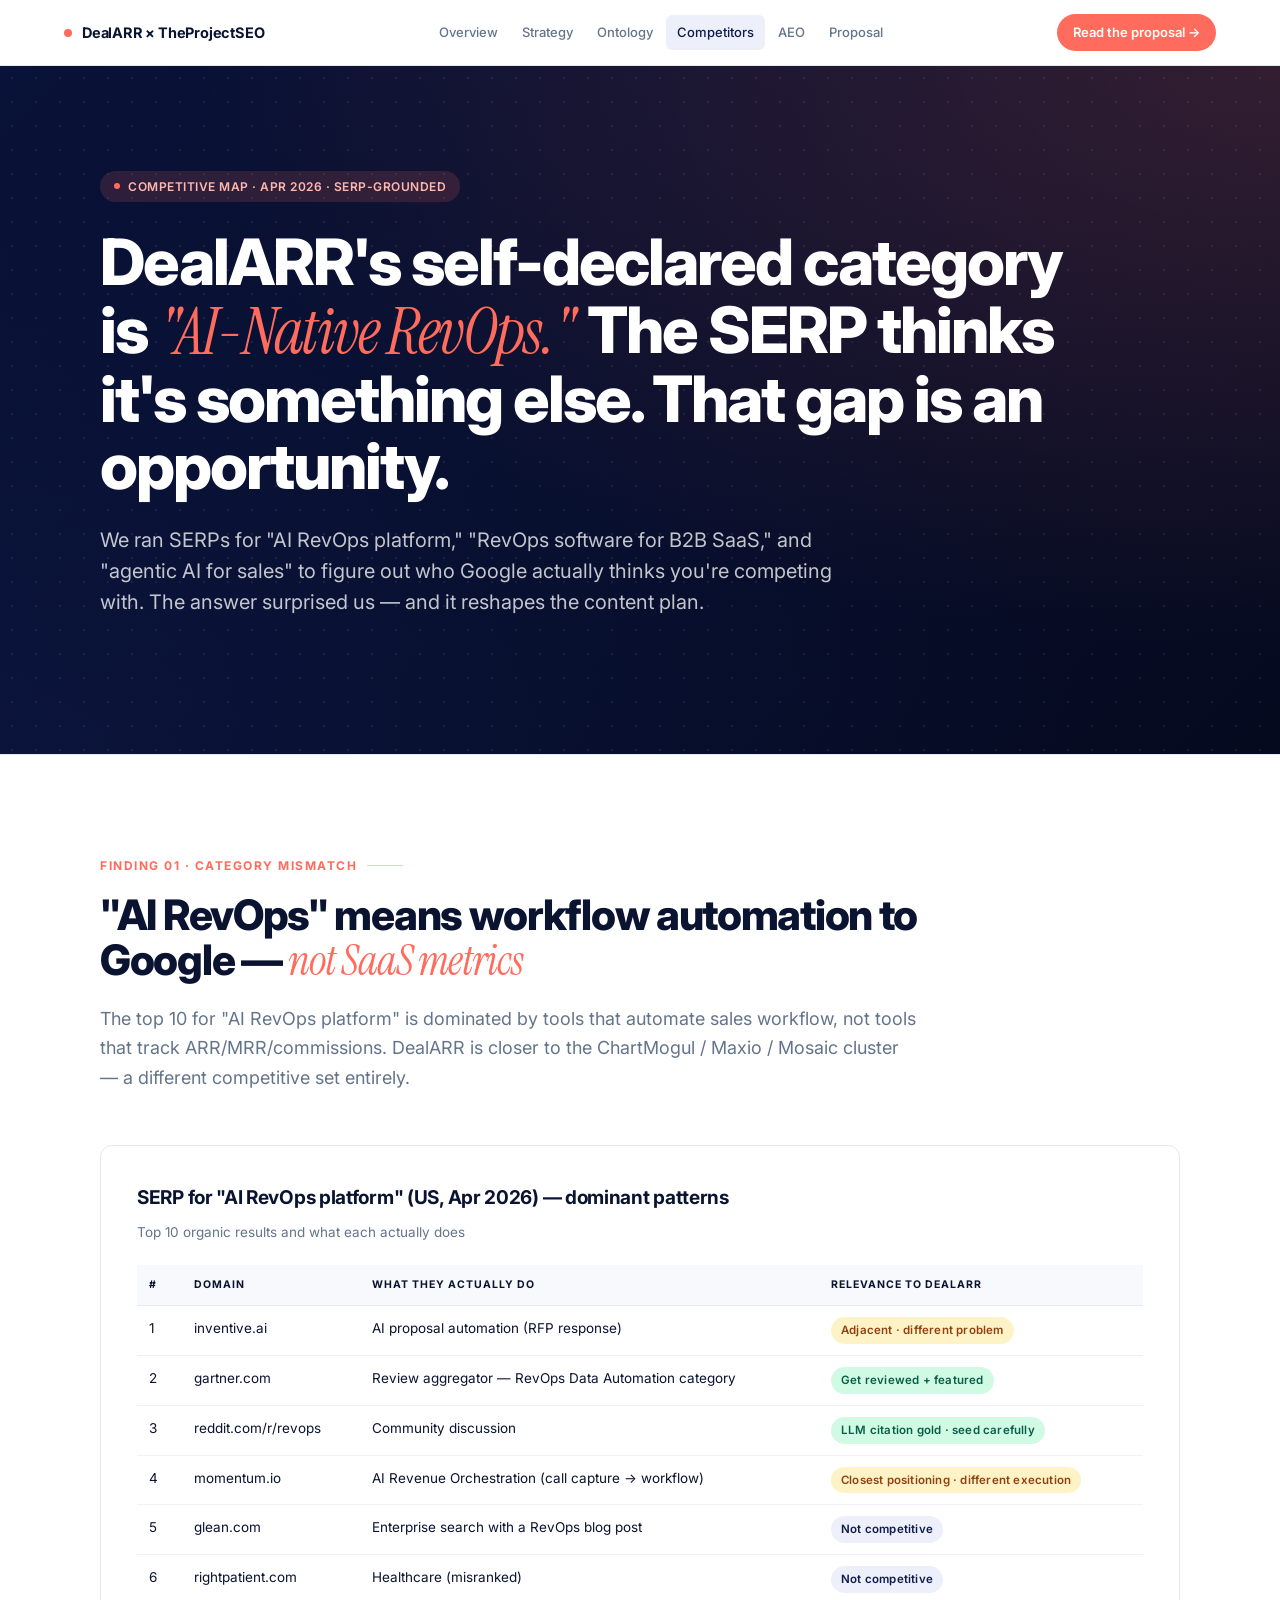
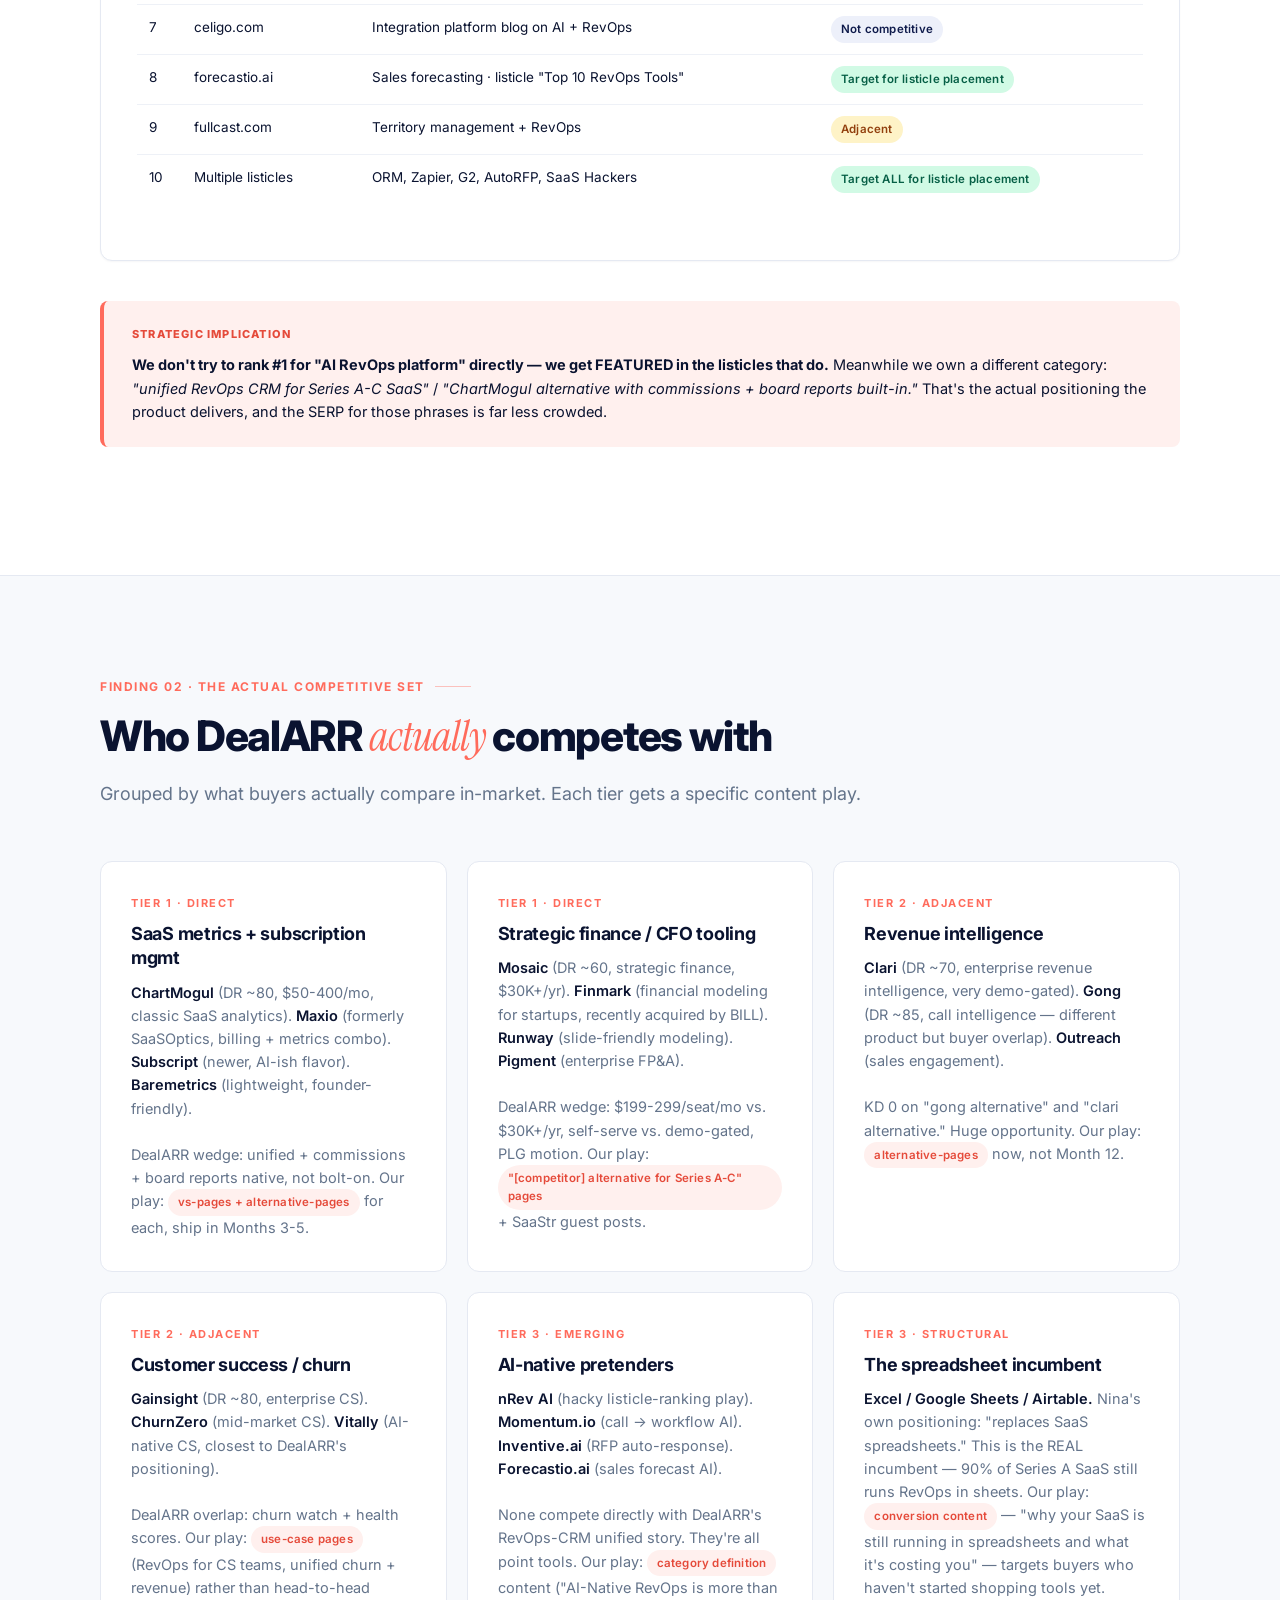
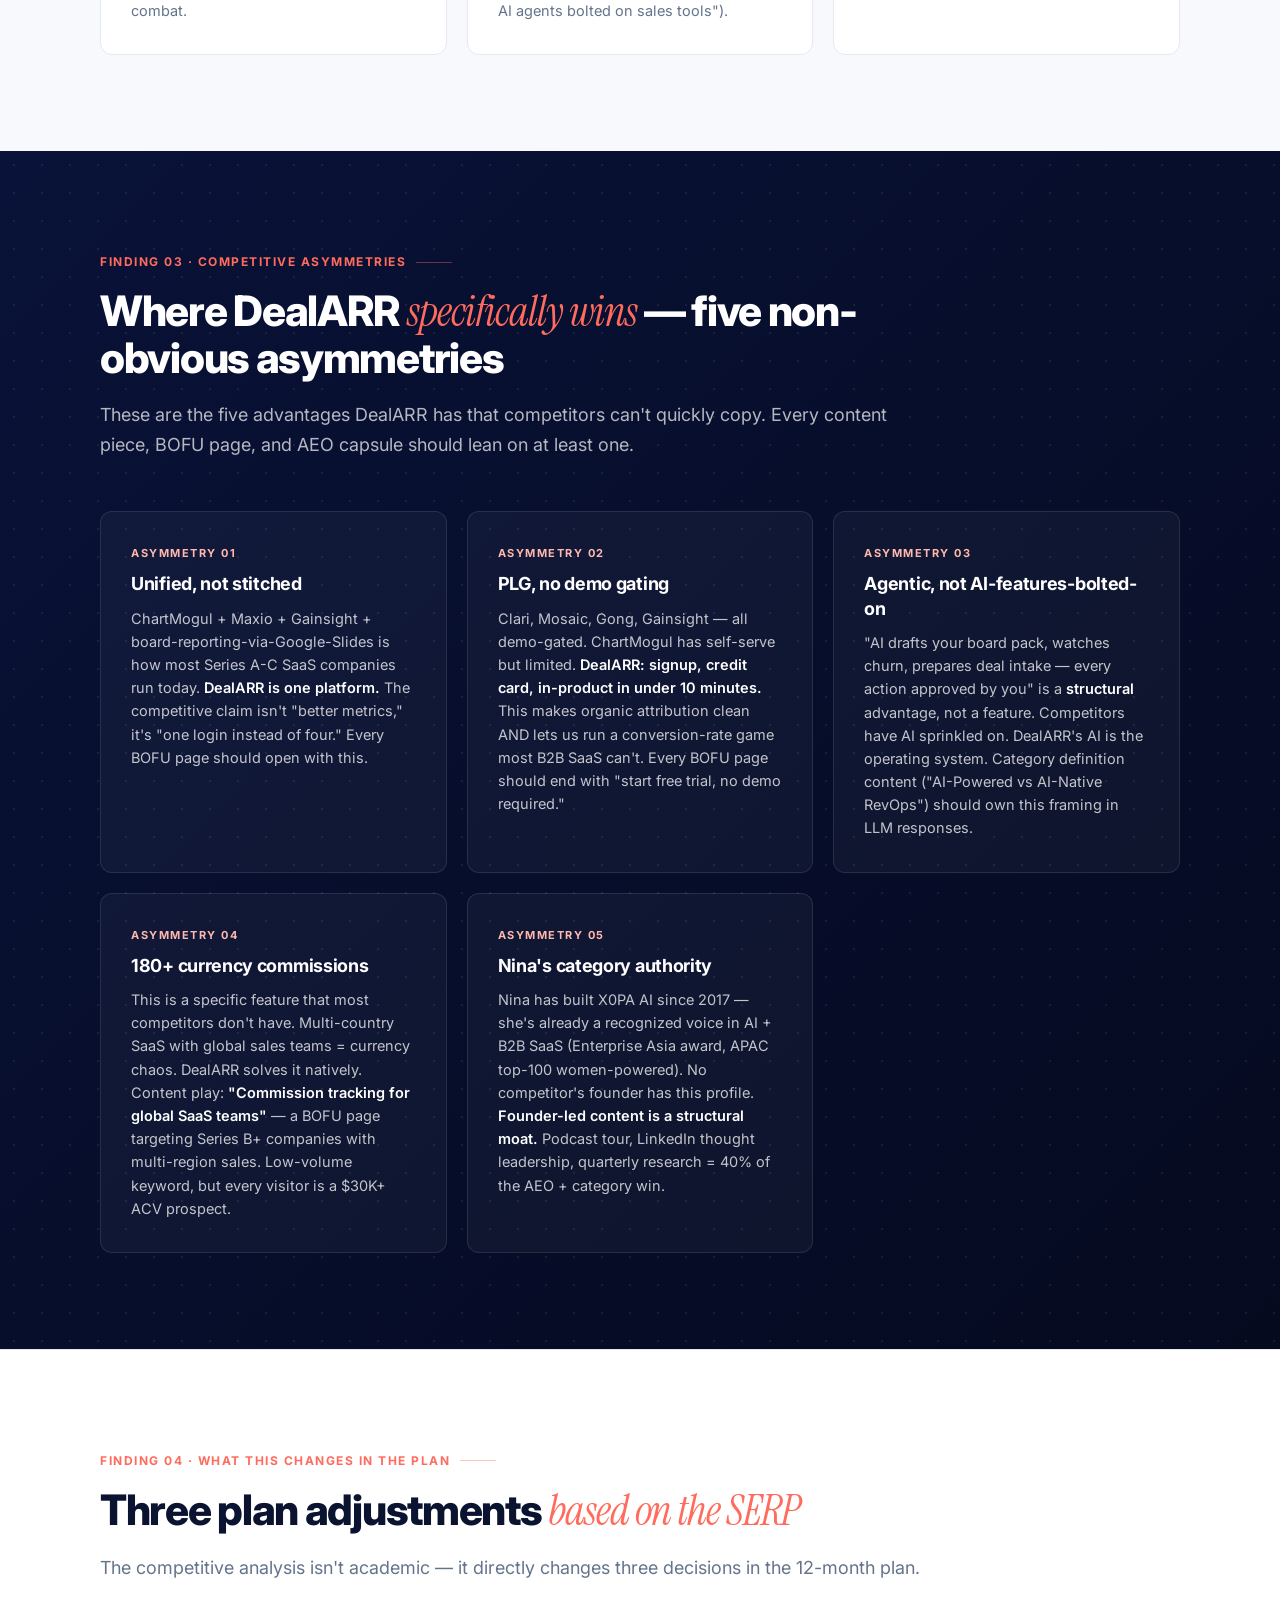
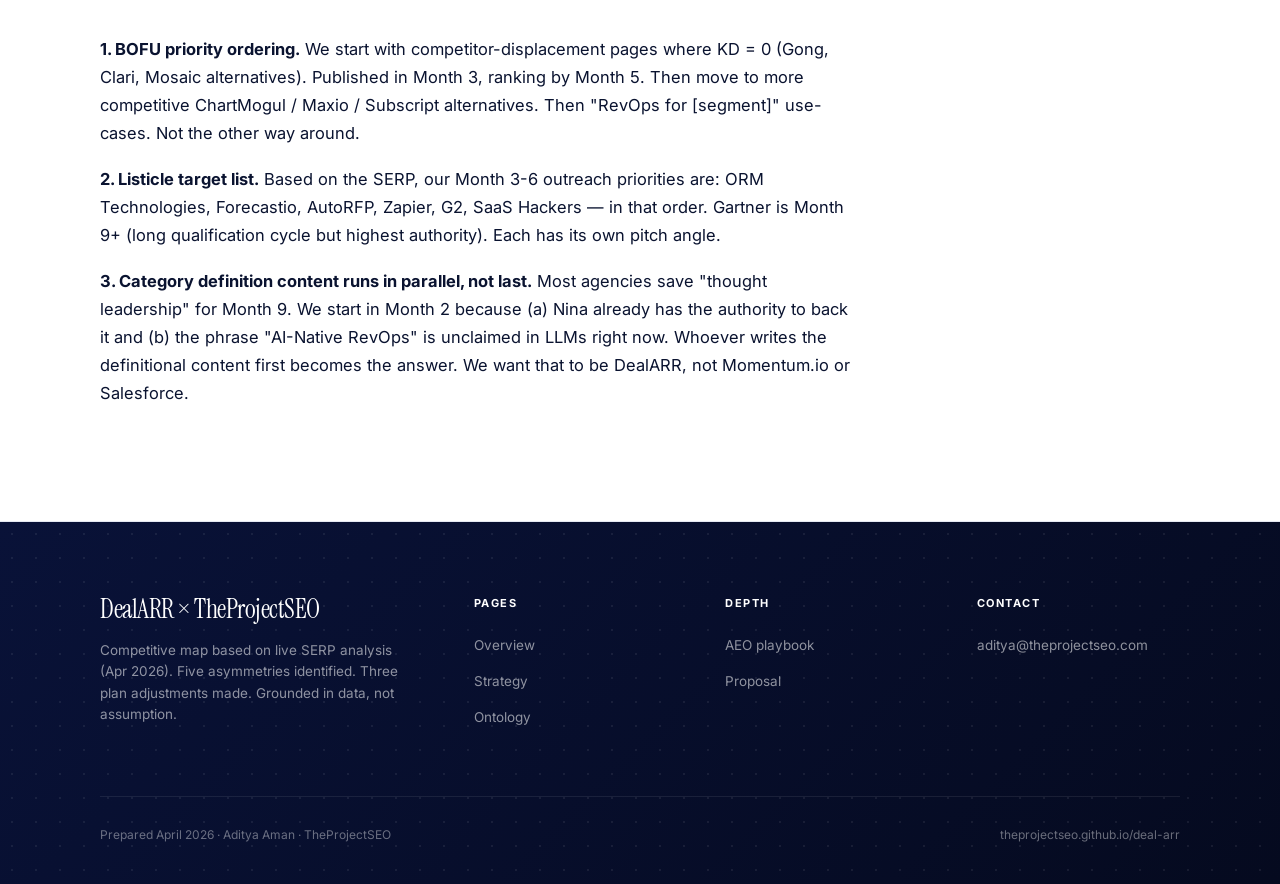
<file: competitors.html>
<!DOCTYPE html>
<html lang="en">
<head>
<meta charset="UTF-8">
<meta name="viewport" content="width=device-width,initial-scale=1">
<title>Competitive landscape — DealARR vs the RevOps category</title>
<meta name="description" content="Who DealARR actually competes with (hint: not what the meta description says), what each incumbent owns on the SERP, and the five asymmetries we'd exploit.">
<link rel="canonical" href="https://theprojectseo.github.io/deal-arr/competitors.html">
<meta property="og:title" content="Competitive landscape — DealARR × TheProjectSEO">
<meta name="robots" content="index,follow">
<link rel="preconnect" href="https://fonts.googleapis.com">
<link rel="preconnect" href="https://fonts.gstatic.com" crossorigin>
<link href="https://fonts.googleapis.com/css2?family=Inter:wght@400;500;600;700;800&family=Instrument+Serif:ital@0;1&family=Caveat:wght@400;500;600&family=JetBrains+Mono:wght@400;500&display=swap" rel="stylesheet">
<link rel="stylesheet" href="shared.css?v=2">
</head>
<body>
<div class="progress"><div class="progress-bar" id="progressBar"></div></div>
<nav class="nav">
  <div class="nav-inner">
    <a href="index.html" class="nav-brand"><span class="nav-brand-dot"></span>DealARR × TheProjectSEO</a>
    <div class="nav-links">
      <a href="index.html" class="nav-link">Overview</a>
      <a href="strategy.html" class="nav-link">Strategy</a>
      <a href="ontology.html" class="nav-link">Ontology</a>
      <a href="competitors.html" class="nav-link active">Competitors</a>
      <a href="aeo.html" class="nav-link">AEO</a>
      <a href="proposal.html" class="nav-link">Proposal</a>
    </div>
    <a href="proposal.html" class="nav-cta">Read the proposal →</a>
  </div>
</nav>

<section class="hero">
  <div class="hero-inner">
    <div class="hero-eyebrow">Competitive map · Apr 2026 · SERP-grounded</div>
    <h1>DealARR's self-declared category is <span class="serif">"AI-Native RevOps."</span> The SERP thinks it's something else. That gap is an opportunity.</h1>
    <p class="hero-sub">We ran SERPs for "AI RevOps platform," "RevOps software for B2B SaaS," and "agentic AI for sales" to figure out who Google actually thinks you're competing with. The answer surprised us — and it reshapes the content plan.</p>
  </div>
</section>

<section class="section section-alt">
  <div class="section-inner">
    <div class="section-header">
      <div class="section-eyebrow">Finding 01 · Category mismatch</div>
      <h2>"AI RevOps" means workflow automation to Google — <span class="serif">not SaaS metrics</span></h2>
      <p class="section-lede">The top 10 for "AI RevOps platform" is dominated by tools that automate sales workflow, not tools that track ARR/MRR/commissions. DealARR is closer to the ChartMogul / Maxio / Mosaic cluster — a different competitive set entirely.</p>
    </div>

    <div class="chart-container">
      <div class="chart-title">SERP for "AI RevOps platform" (US, Apr 2026) — dominant patterns</div>
      <div class="chart-subtitle">Top 10 organic results and what each actually does</div>
      <table>
        <thead><tr><th>#</th><th>Domain</th><th>What they actually do</th><th>Relevance to DealARR</th></tr></thead>
        <tbody>
          <tr><td>1</td><td>inventive.ai</td><td>AI proposal automation (RFP response)</td><td><span class="pill pill-warn">Adjacent · different problem</span></td></tr>
          <tr><td>2</td><td>gartner.com</td><td>Review aggregator — RevOps Data Automation category</td><td><span class="pill pill-success">Get reviewed + featured</span></td></tr>
          <tr><td>3</td><td>reddit.com/r/revops</td><td>Community discussion</td><td><span class="pill pill-success">LLM citation gold · seed carefully</span></td></tr>
          <tr><td>4</td><td>momentum.io</td><td>AI Revenue Orchestration (call capture → workflow)</td><td><span class="pill pill-warn">Closest positioning · different execution</span></td></tr>
          <tr><td>5</td><td>glean.com</td><td>Enterprise search with a RevOps blog post</td><td><span class="pill">Not competitive</span></td></tr>
          <tr><td>6</td><td>rightpatient.com</td><td>Healthcare (misranked)</td><td><span class="pill">Not competitive</span></td></tr>
          <tr><td>7</td><td>celigo.com</td><td>Integration platform blog on AI + RevOps</td><td><span class="pill">Not competitive</span></td></tr>
          <tr><td>8</td><td>forecastio.ai</td><td>Sales forecasting · listicle "Top 10 RevOps Tools"</td><td><span class="pill pill-success">Target for listicle placement</span></td></tr>
          <tr><td>9</td><td>fullcast.com</td><td>Territory management + RevOps</td><td><span class="pill pill-warn">Adjacent</span></td></tr>
          <tr><td>10</td><td>Multiple listicles</td><td>ORM, Zapier, G2, AutoRFP, SaaS Hackers</td><td><span class="pill pill-success">Target ALL for listicle placement</span></td></tr>
        </tbody>
      </table>
    </div>

    <div class="callout">
      <div class="callout-eyebrow">Strategic implication</div>
      <p><strong>We don't try to rank #1 for "AI RevOps platform" directly — we get FEATURED in the listicles that do.</strong> Meanwhile we own a different category: <em>"unified RevOps CRM for Series A-C SaaS"</em> / <em>"ChartMogul alternative with commissions + board reports built-in."</em> That's the actual positioning the product delivers, and the SERP for those phrases is far less crowded.</p>
    </div>
  </div>
</section>

<section class="section">
  <div class="section-inner">
    <div class="section-header">
      <div class="section-eyebrow">Finding 02 · The actual competitive set</div>
      <h2>Who DealARR <span class="serif">actually</span> competes with</h2>
      <p class="section-lede">Grouped by what buyers actually compare in-market. Each tier gets a specific content play.</p>
    </div>

    <div class="observations">
      <div class="obs-card">
        <div class="obs-num">Tier 1 · Direct</div>
        <h3 class="obs-title">SaaS metrics + subscription mgmt</h3>
        <p class="obs-body"><strong>ChartMogul</strong> (DR ~80, $50-400/mo, classic SaaS analytics). <strong>Maxio</strong> (formerly SaaSOptics, billing + metrics combo). <strong>Subscript</strong> (newer, AI-ish flavor). <strong>Baremetrics</strong> (lightweight, founder-friendly).<br><br>DealARR wedge: unified + commissions + board reports native, not bolt-on. Our play: <span class="pill pill-accent">vs-pages + alternative-pages</span> for each, ship in Months 3-5.</p>
      </div>

      <div class="obs-card">
        <div class="obs-num">Tier 1 · Direct</div>
        <h3 class="obs-title">Strategic finance / CFO tooling</h3>
        <p class="obs-body"><strong>Mosaic</strong> (DR ~60, strategic finance, $30K+/yr). <strong>Finmark</strong> (financial modeling for startups, recently acquired by BILL). <strong>Runway</strong> (slide-friendly modeling). <strong>Pigment</strong> (enterprise FP&amp;A).<br><br>DealARR wedge: $199-299/seat/mo vs. $30K+/yr, self-serve vs. demo-gated, PLG motion. Our play: <span class="pill pill-accent">"[competitor] alternative for Series A-C" pages</span> + SaaStr guest posts.</p>
      </div>

      <div class="obs-card">
        <div class="obs-num">Tier 2 · Adjacent</div>
        <h3 class="obs-title">Revenue intelligence</h3>
        <p class="obs-body"><strong>Clari</strong> (DR ~70, enterprise revenue intelligence, very demo-gated). <strong>Gong</strong> (DR ~85, call intelligence — different product but buyer overlap). <strong>Outreach</strong> (sales engagement).<br><br>KD 0 on "gong alternative" and "clari alternative." Huge opportunity. Our play: <span class="pill pill-accent">alternative-pages</span> now, not Month 12.</p>
      </div>

      <div class="obs-card">
        <div class="obs-num">Tier 2 · Adjacent</div>
        <h3 class="obs-title">Customer success / churn</h3>
        <p class="obs-body"><strong>Gainsight</strong> (DR ~80, enterprise CS). <strong>ChurnZero</strong> (mid-market CS). <strong>Vitally</strong> (AI-native CS, closest to DealARR's positioning).<br><br>DealARR overlap: churn watch + health scores. Our play: <span class="pill pill-accent">use-case pages</span> (RevOps for CS teams, unified churn + revenue) rather than head-to-head combat.</p>
      </div>

      <div class="obs-card">
        <div class="obs-num">Tier 3 · Emerging</div>
        <h3 class="obs-title">AI-native pretenders</h3>
        <p class="obs-body"><strong>nRev AI</strong> (hacky listicle-ranking play). <strong>Momentum.io</strong> (call → workflow AI). <strong>Inventive.ai</strong> (RFP auto-response). <strong>Forecastio.ai</strong> (sales forecast AI).<br><br>None compete directly with DealARR's RevOps-CRM unified story. They're all point tools. Our play: <span class="pill pill-accent">category definition</span> content ("AI-Native RevOps is more than AI agents bolted on sales tools").</p>
      </div>

      <div class="obs-card">
        <div class="obs-num">Tier 3 · Structural</div>
        <h3 class="obs-title">The spreadsheet incumbent</h3>
        <p class="obs-body"><strong>Excel / Google Sheets / Airtable.</strong> Nina's own positioning: "replaces SaaS spreadsheets." This is the REAL incumbent — 90% of Series A SaaS still runs RevOps in sheets. Our play: <span class="pill pill-accent">conversion content</span> — "why your SaaS is still running in spreadsheets and what it's costing you" — targets buyers who haven't started shopping tools yet.</p>
      </div>
    </div>
  </div>
</section>

<section class="section section-dark">
  <div class="section-inner">
    <div class="section-header">
      <div class="section-eyebrow">Finding 03 · Competitive asymmetries</div>
      <h2>Where DealARR <span class="serif">specifically wins</span> — five non-obvious asymmetries</h2>
      <p class="section-lede">These are the five advantages DealARR has that competitors can't quickly copy. Every content piece, BOFU page, and AEO capsule should lean on at least one.</p>
    </div>

    <div class="observations">
      <div class="obs-card" style="background:rgba(255,255,255,.04);border-color:rgba(255,255,255,.1)">
        <div class="obs-num" style="color:#FFB8AE">Asymmetry 01</div>
        <h3 class="obs-title" style="color:white">Unified, not stitched</h3>
        <p class="obs-body" style="color:rgba(255,255,255,.75)">ChartMogul + Maxio + Gainsight + board-reporting-via-Google-Slides is how most Series A-C SaaS companies run today. <strong style="color:white">DealARR is one platform.</strong> The competitive claim isn't "better metrics," it's "one login instead of four." Every BOFU page should open with this.</p>
      </div>

      <div class="obs-card" style="background:rgba(255,255,255,.04);border-color:rgba(255,255,255,.1)">
        <div class="obs-num" style="color:#FFB8AE">Asymmetry 02</div>
        <h3 class="obs-title" style="color:white">PLG, no demo gating</h3>
        <p class="obs-body" style="color:rgba(255,255,255,.75)">Clari, Mosaic, Gong, Gainsight — all demo-gated. ChartMogul has self-serve but limited. <strong style="color:white">DealARR: signup, credit card, in-product in under 10 minutes.</strong> This makes organic attribution clean AND lets us run a conversion-rate game most B2B SaaS can't. Every BOFU page should end with "start free trial, no demo required."</p>
      </div>

      <div class="obs-card" style="background:rgba(255,255,255,.04);border-color:rgba(255,255,255,.1)">
        <div class="obs-num" style="color:#FFB8AE">Asymmetry 03</div>
        <h3 class="obs-title" style="color:white">Agentic, not AI-features-bolted-on</h3>
        <p class="obs-body" style="color:rgba(255,255,255,.75)">"AI drafts your board pack, watches churn, prepares deal intake — every action approved by you" is a <strong style="color:white">structural</strong> advantage, not a feature. Competitors have AI sprinkled on. DealARR's AI is the operating system. Category definition content ("AI-Powered vs AI-Native RevOps") should own this framing in LLM responses.</p>
      </div>

      <div class="obs-card" style="background:rgba(255,255,255,.04);border-color:rgba(255,255,255,.1)">
        <div class="obs-num" style="color:#FFB8AE">Asymmetry 04</div>
        <h3 class="obs-title" style="color:white">180+ currency commissions</h3>
        <p class="obs-body" style="color:rgba(255,255,255,.75)">This is a specific feature that most competitors don't have. Multi-country SaaS with global sales teams = currency chaos. DealARR solves it natively. Content play: <strong style="color:white">"Commission tracking for global SaaS teams"</strong> — a BOFU page targeting Series B+ companies with multi-region sales. Low-volume keyword, but every visitor is a $30K+ ACV prospect.</p>
      </div>

      <div class="obs-card" style="background:rgba(255,255,255,.04);border-color:rgba(255,255,255,.1)">
        <div class="obs-num" style="color:#FFB8AE">Asymmetry 05</div>
        <h3 class="obs-title" style="color:white">Nina's category authority</h3>
        <p class="obs-body" style="color:rgba(255,255,255,.75)">Nina has built X0PA AI since 2017 — she's already a recognized voice in AI + B2B SaaS (Enterprise Asia award, APAC top-100 women-powered). No competitor's founder has this profile. <strong style="color:white">Founder-led content is a structural moat.</strong> Podcast tour, LinkedIn thought leadership, quarterly research = 40% of the AEO + category win.</p>
      </div>
    </div>
  </div>
</section>

<section class="section section-alt">
  <div class="section-inner">
    <div class="section-header">
      <div class="section-eyebrow">Finding 04 · What this changes in the plan</div>
      <h2>Three plan adjustments <span class="serif">based on the SERP</span></h2>
      <p class="section-lede">The competitive analysis isn't academic — it directly changes three decisions in the 12-month plan.</p>
    </div>

    <div class="prose" style="max-width:800px">
      <p><strong>1. BOFU priority ordering.</strong> We start with competitor-displacement pages where KD = 0 (Gong, Clari, Mosaic alternatives). Published in Month 3, ranking by Month 5. Then move to more competitive ChartMogul / Maxio / Subscript alternatives. Then "RevOps for [segment]" use-cases. Not the other way around.</p>

      <p><strong>2. Listicle target list.</strong> Based on the SERP, our Month 3-6 outreach priorities are: ORM Technologies, Forecastio, AutoRFP, Zapier, G2, SaaS Hackers — in that order. Gartner is Month 9+ (long qualification cycle but highest authority). Each has its own pitch angle.</p>

      <p><strong>3. Category definition content runs in parallel, not last.</strong> Most agencies save "thought leadership" for Month 9. We start in Month 2 because (a) Nina already has the authority to back it and (b) the phrase "AI-Native RevOps" is unclaimed in LLMs right now. Whoever writes the definitional content first becomes the answer. We want that to be DealARR, not Momentum.io or Salesforce.</p>
    </div>
  </div>
</section>

<footer>
  <div class="footer-inner">
    <div class="footer-brand">
      <h4>DealARR × <span class="serif">TheProjectSEO</span></h4>
      <p>Competitive map based on live SERP analysis (Apr 2026). Five asymmetries identified. Three plan adjustments made. Grounded in data, not assumption.</p>
    </div>
    <div class="footer-col">
      <h5>Pages</h5>
      <ul>
        <li><a href="index.html">Overview</a></li>
        <li><a href="strategy.html">Strategy</a></li>
        <li><a href="ontology.html">Ontology</a></li>
      </ul>
    </div>
    <div class="footer-col">
      <h5>Depth</h5>
      <ul>
        <li><a href="aeo.html">AEO playbook</a></li>
        <li><a href="proposal.html">Proposal</a></li>
      </ul>
    </div>
    <div class="footer-col">
      <h5>Contact</h5>
      <ul>
        <li><a href="mailto:aditya@theprojectseo.com">aditya@theprojectseo.com</a></li>
      </ul>
    </div>
  </div>
  <div class="footer-bottom">
    <span>Prepared April 2026 · Aditya Aman · TheProjectSEO</span>
    <span>theprojectseo.github.io/deal-arr</span>
  </div>
</footer>

<script>
window.addEventListener('scroll',()=>{const h=document.documentElement;document.getElementById('progressBar').style.width=((h.scrollTop/(h.scrollHeight-h.clientHeight))*100)+'%';});
</script>
</body>
</html>
</file>
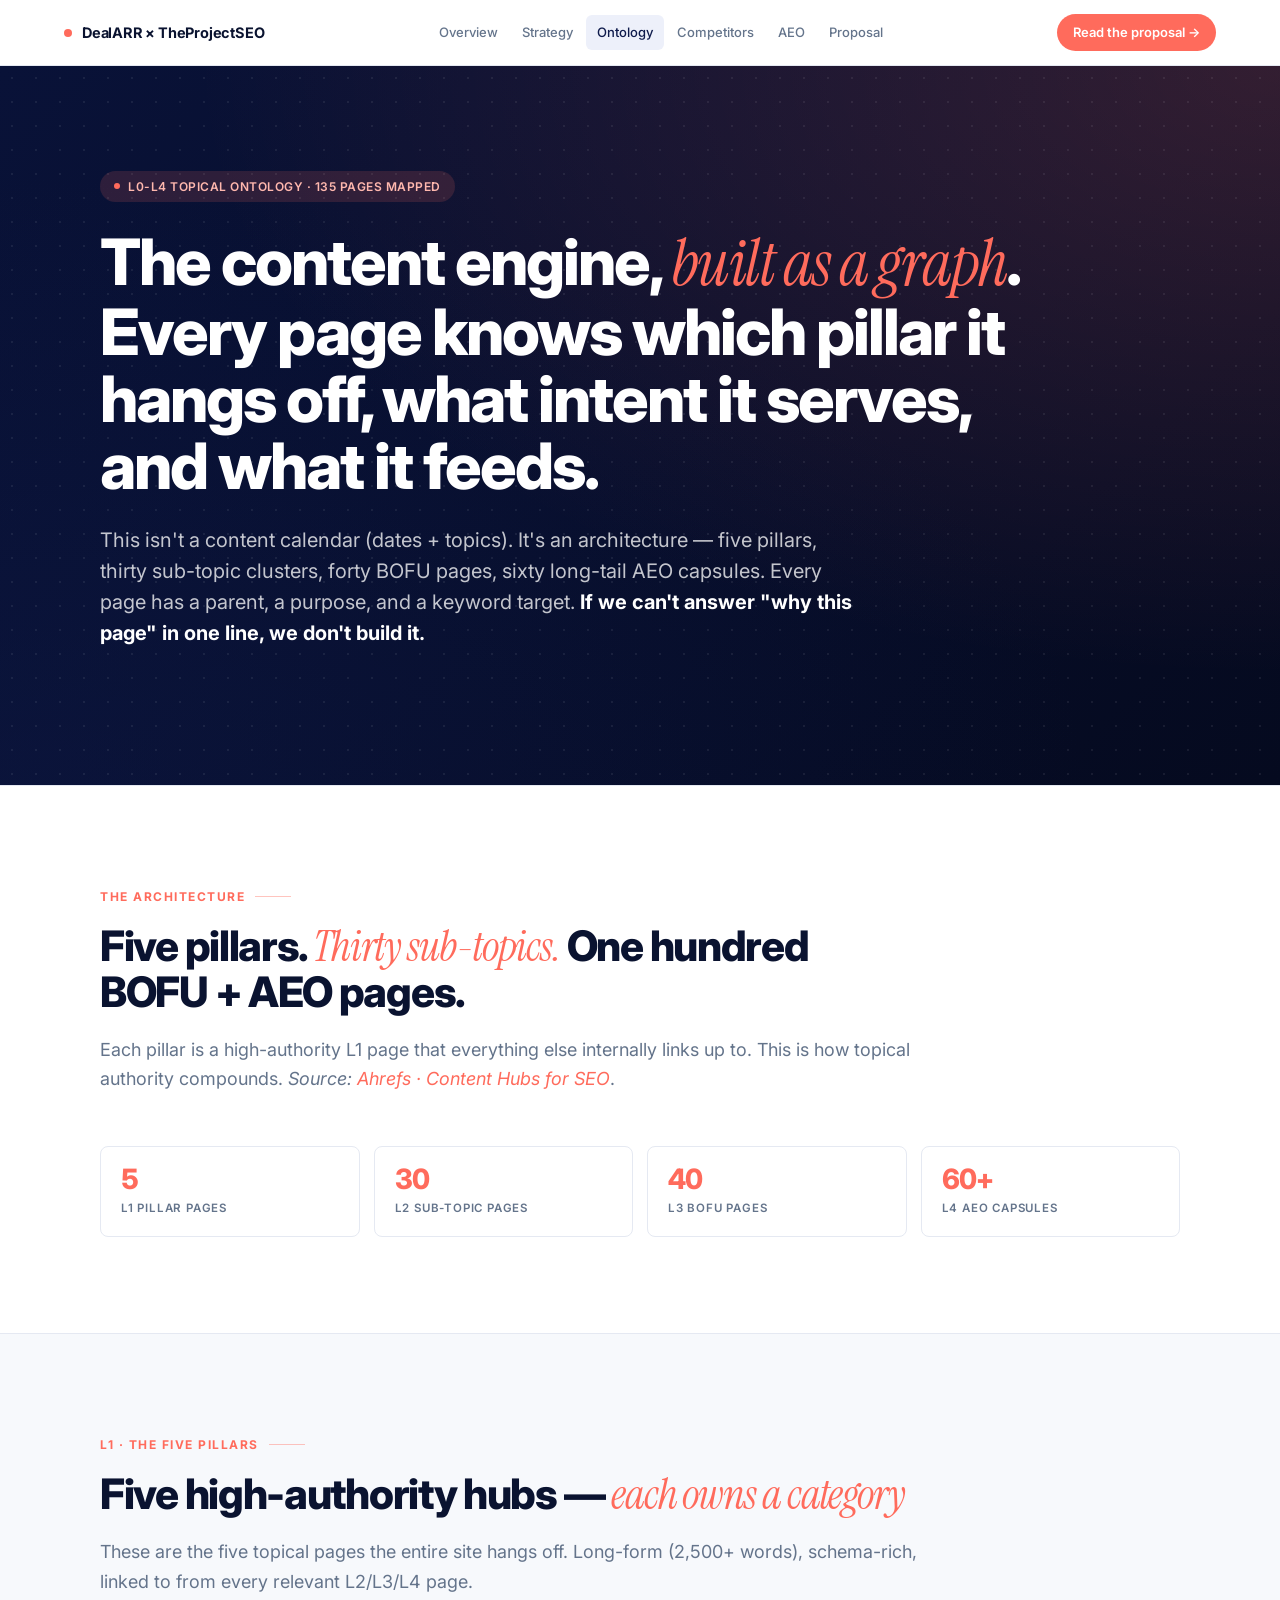
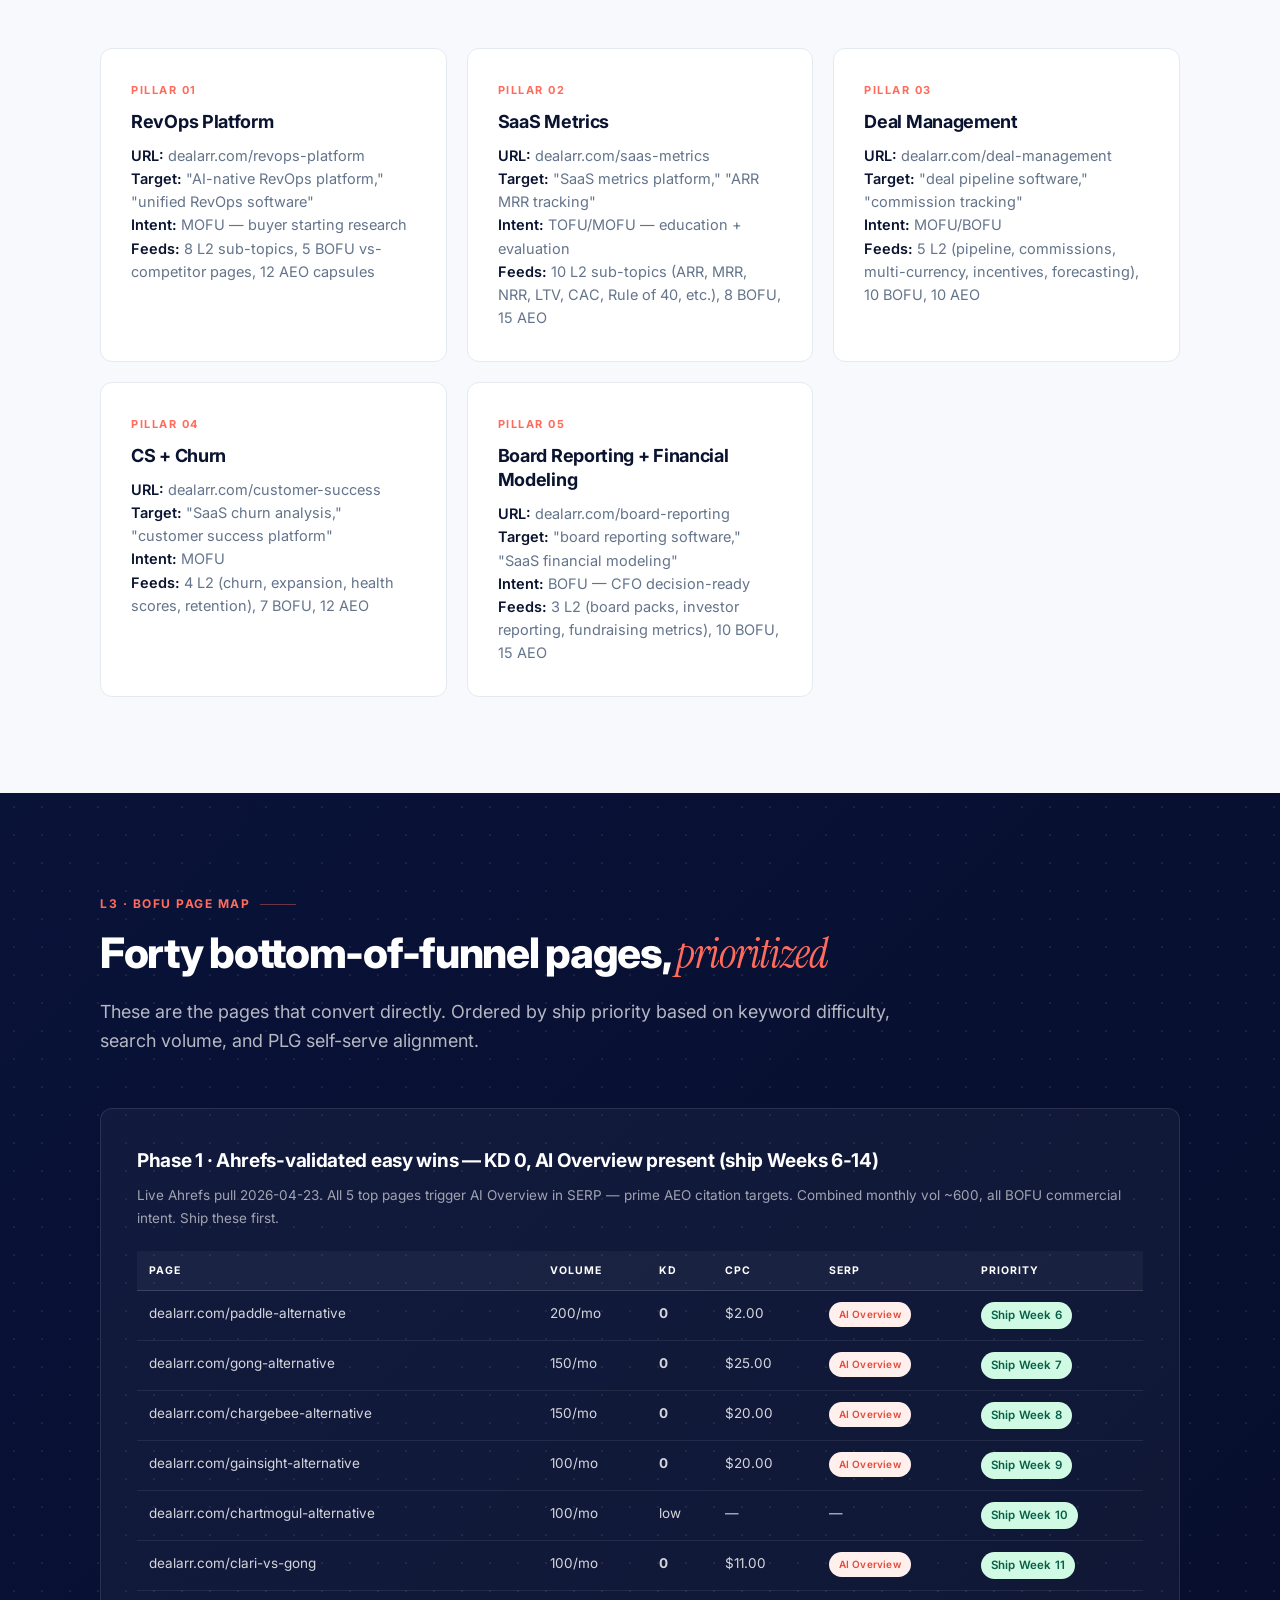
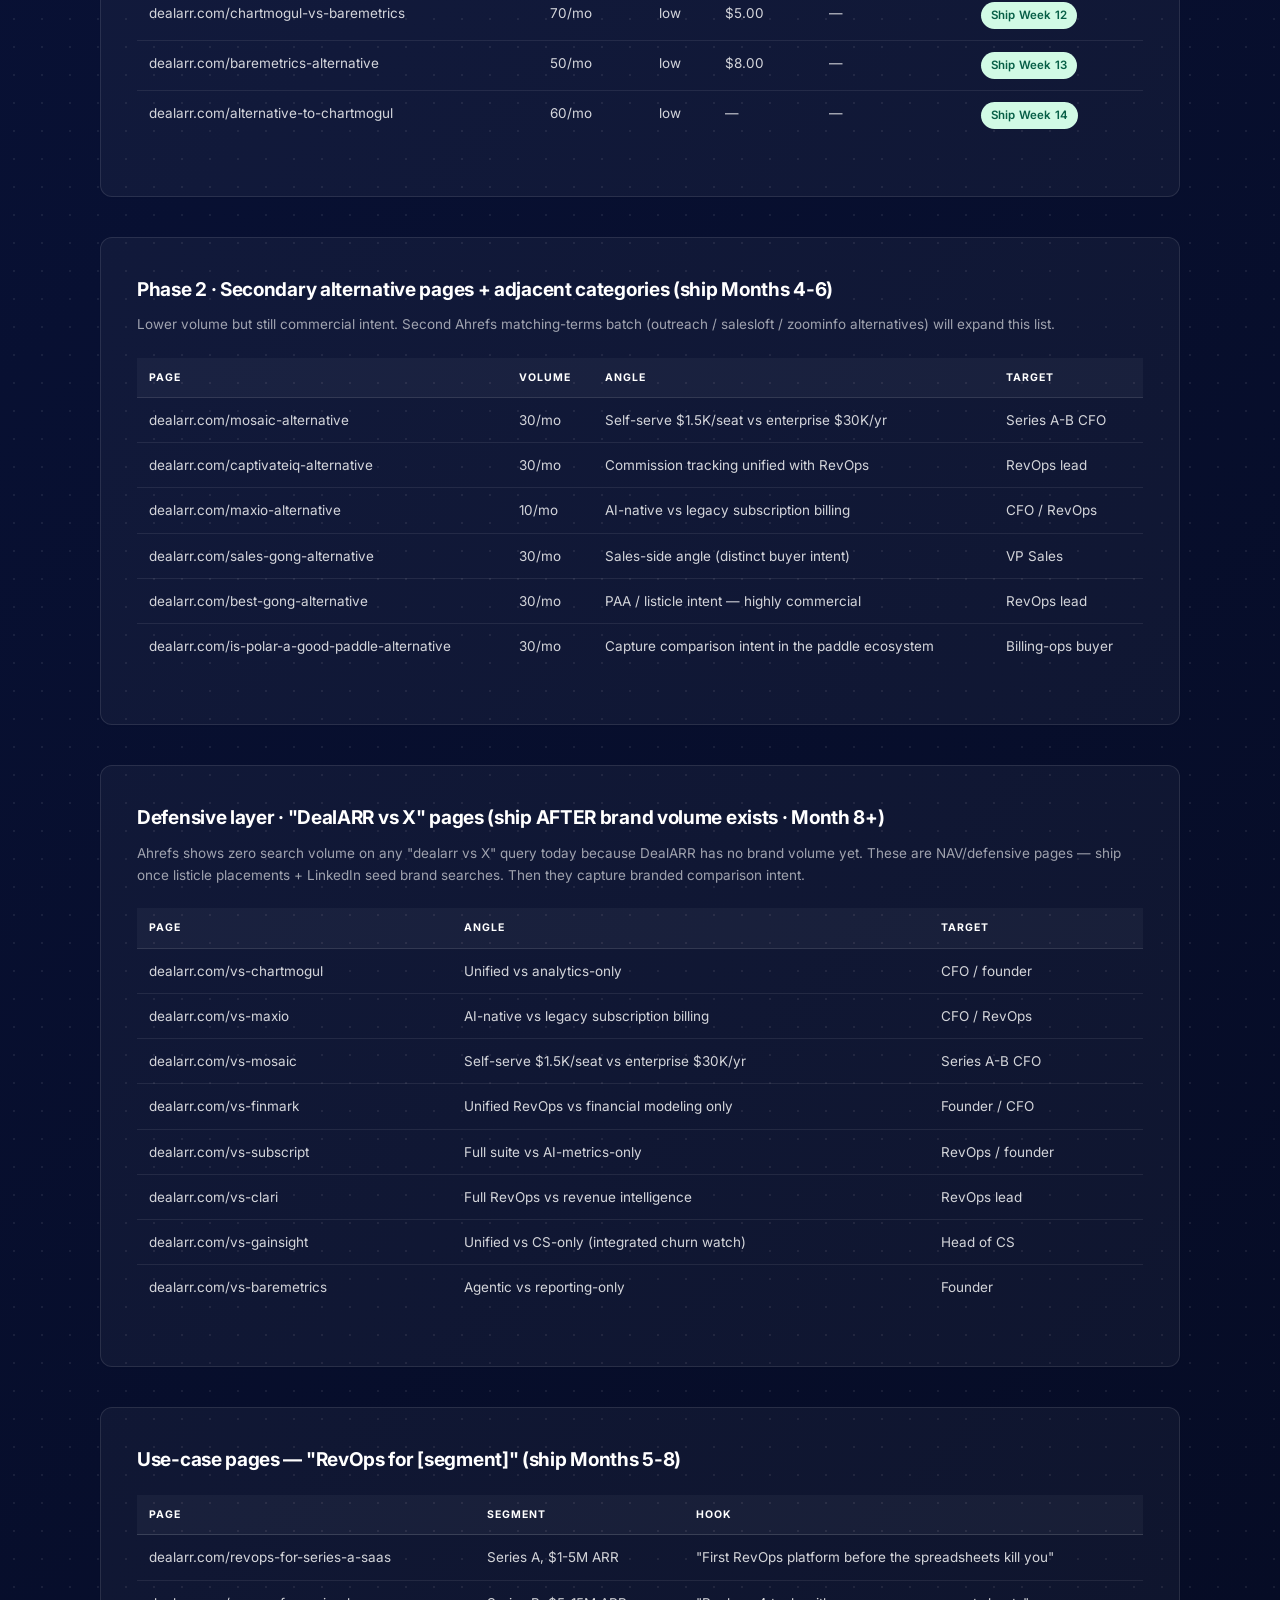
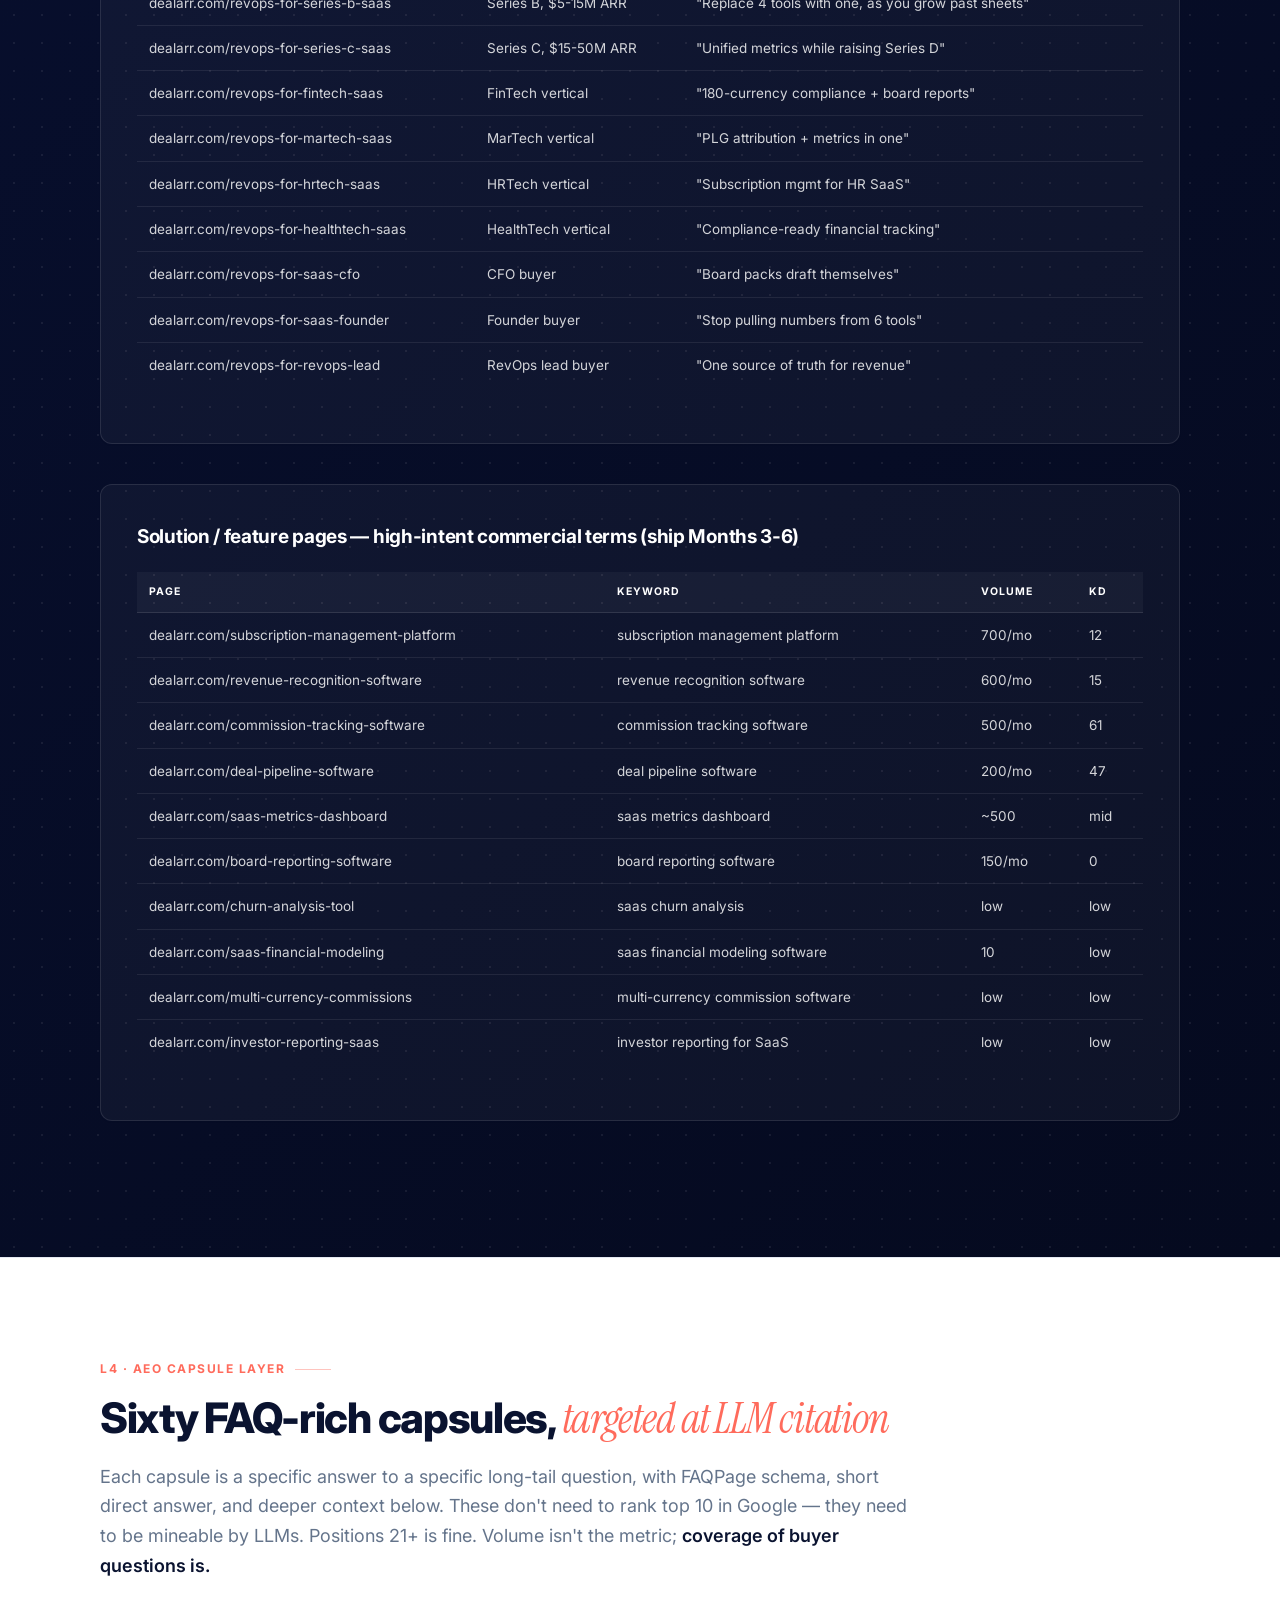
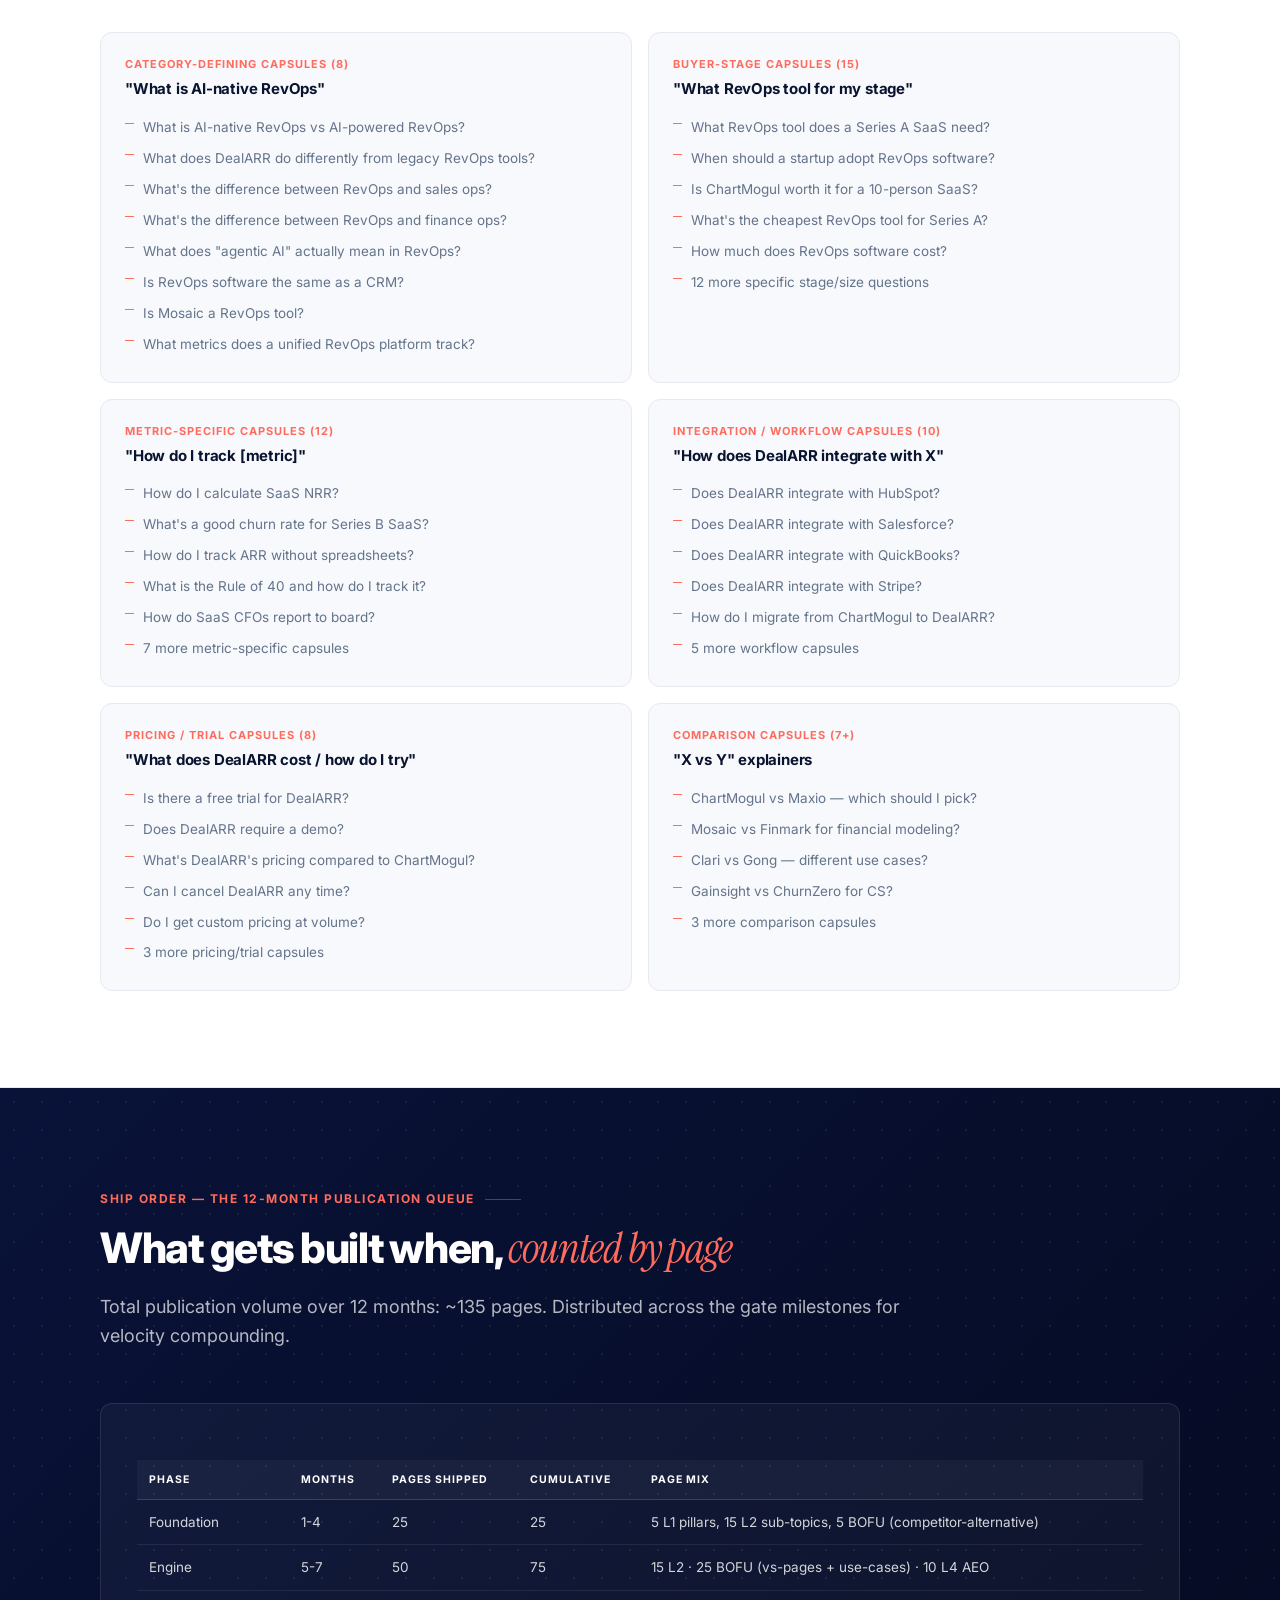
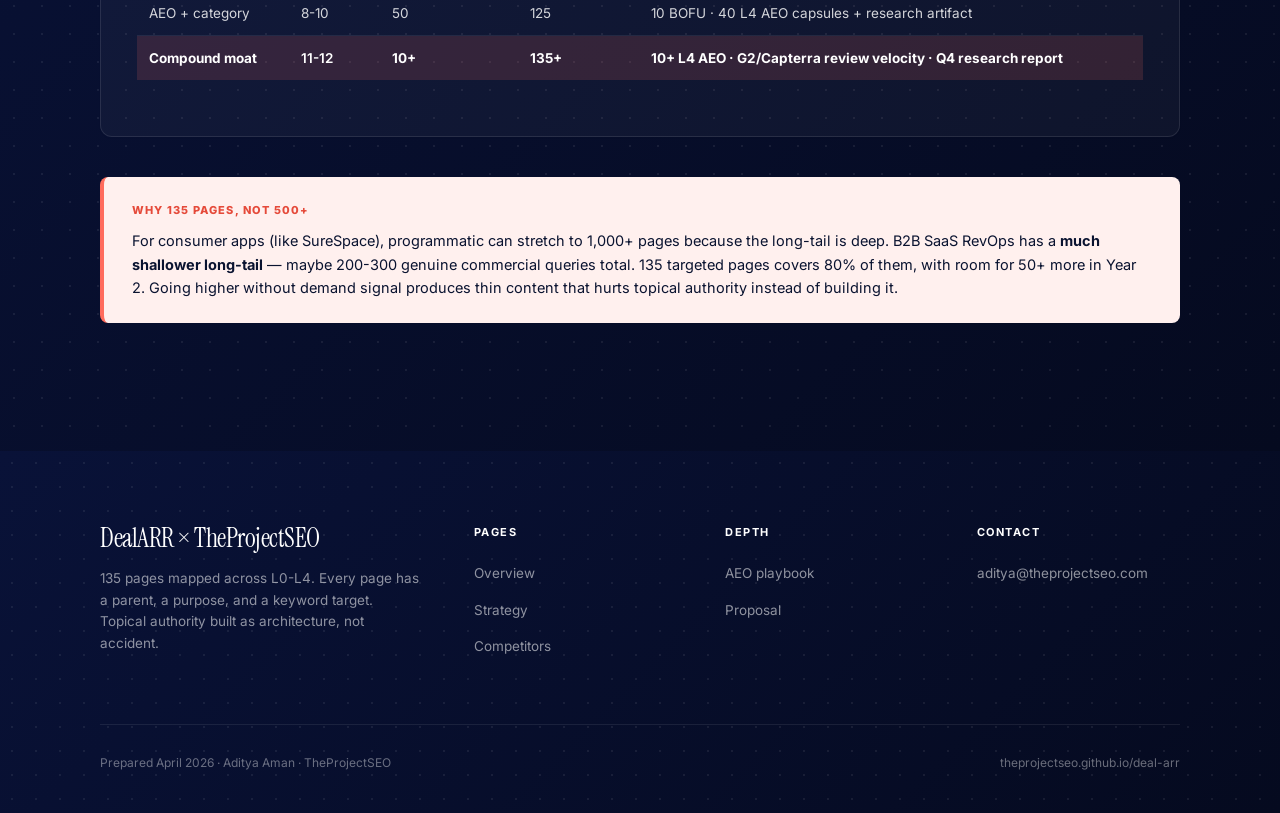
<file: ontology.html>
<!DOCTYPE html>
<html lang="en">
<head>
<meta charset="UTF-8">
<meta name="viewport" content="width=device-width,initial-scale=1">
<title>Ontology — The 135-page topical architecture for DealARR</title>
<meta name="description" content="L0-L4 topical ontology: 5 pillars, 30 sub-topics, 40 BOFU pages, 60+ AEO capsules. The content roadmap for 12 months, mapped to search intent + LLM citation targets.">
<link rel="canonical" href="https://theprojectseo.github.io/deal-arr/ontology.html">
<meta property="og:title" content="Ontology — DealARR × TheProjectSEO">
<meta name="robots" content="index,follow">
<link rel="preconnect" href="https://fonts.googleapis.com">
<link rel="preconnect" href="https://fonts.gstatic.com" crossorigin>
<link href="https://fonts.googleapis.com/css2?family=Inter:wght@400;500;600;700;800&family=Instrument+Serif:ital@0;1&family=Caveat:wght@400;500;600&family=JetBrains+Mono:wght@400;500&display=swap" rel="stylesheet">
<link rel="stylesheet" href="shared.css?v=2">
</head>
<body>
<div class="progress"><div class="progress-bar" id="progressBar"></div></div>
<nav class="nav">
  <div class="nav-inner">
    <a href="index.html" class="nav-brand"><span class="nav-brand-dot"></span>DealARR × TheProjectSEO</a>
    <div class="nav-links">
      <a href="index.html" class="nav-link">Overview</a>
      <a href="strategy.html" class="nav-link">Strategy</a>
      <a href="ontology.html" class="nav-link active">Ontology</a>
      <a href="competitors.html" class="nav-link">Competitors</a>
      <a href="aeo.html" class="nav-link">AEO</a>
      <a href="proposal.html" class="nav-link">Proposal</a>
    </div>
    <a href="proposal.html" class="nav-cta">Read the proposal →</a>
  </div>
</nav>

<section class="hero">
  <div class="hero-inner">
    <div class="hero-eyebrow">L0-L4 topical ontology · 135 pages mapped</div>
    <h1>The content engine, <span class="serif">built as a graph</span>. Every page knows which pillar it hangs off, what intent it serves, and what it feeds.</h1>
    <p class="hero-sub">This isn't a content calendar (dates + topics). It's an architecture — five pillars, thirty sub-topic clusters, forty BOFU pages, sixty long-tail AEO capsules. Every page has a parent, a purpose, and a keyword target. <strong style="color:white">If we can't answer "why this page" in one line, we don't build it.</strong></p>
  </div>
</section>

<section class="section section-alt">
  <div class="section-inner">
    <div class="section-header">
      <div class="section-eyebrow">The architecture</div>
      <h2>Five pillars. <span class="serif">Thirty sub-topics.</span> One hundred BOFU + AEO pages.</h2>
      <p class="section-lede">Each pillar is a high-authority L1 page that everything else internally links up to. This is how topical authority compounds. <em>Source: <a href="https://ahrefs.com/blog/content-hub/" target="_blank">Ahrefs · Content Hubs for SEO</a></em>.</p>
    </div>

    <div class="stat-grid">
      <div class="stat-card"><div class="stat-num accent">5</div><div class="stat-label">L1 pillar pages</div></div>
      <div class="stat-card"><div class="stat-num accent">30</div><div class="stat-label">L2 sub-topic pages</div></div>
      <div class="stat-card"><div class="stat-num accent">40</div><div class="stat-label">L3 BOFU pages</div></div>
      <div class="stat-card"><div class="stat-num accent">60+</div><div class="stat-label">L4 AEO capsules</div></div>
    </div>
  </div>
</section>

<section class="section">
  <div class="section-inner">
    <div class="section-header">
      <div class="section-eyebrow">L1 · The five pillars</div>
      <h2>Five high-authority hubs — <span class="serif">each owns a category</span></h2>
      <p class="section-lede">These are the five topical pages the entire site hangs off. Long-form (2,500+ words), schema-rich, linked to from every relevant L2/L3/L4 page.</p>
    </div>

    <div class="observations">
      <div class="obs-card">
        <div class="obs-num">Pillar 01</div>
        <h3 class="obs-title">RevOps Platform</h3>
        <p class="obs-body"><strong>URL:</strong> dealarr.com/revops-platform<br><strong>Target:</strong> "AI-native RevOps platform," "unified RevOps software"<br><strong>Intent:</strong> MOFU — buyer starting research<br><strong>Feeds:</strong> 8 L2 sub-topics, 5 BOFU vs-competitor pages, 12 AEO capsules</p>
      </div>

      <div class="obs-card">
        <div class="obs-num">Pillar 02</div>
        <h3 class="obs-title">SaaS Metrics</h3>
        <p class="obs-body"><strong>URL:</strong> dealarr.com/saas-metrics<br><strong>Target:</strong> "SaaS metrics platform," "ARR MRR tracking"<br><strong>Intent:</strong> TOFU/MOFU — education + evaluation<br><strong>Feeds:</strong> 10 L2 sub-topics (ARR, MRR, NRR, LTV, CAC, Rule of 40, etc.), 8 BOFU, 15 AEO</p>
      </div>

      <div class="obs-card">
        <div class="obs-num">Pillar 03</div>
        <h3 class="obs-title">Deal Management</h3>
        <p class="obs-body"><strong>URL:</strong> dealarr.com/deal-management<br><strong>Target:</strong> "deal pipeline software," "commission tracking"<br><strong>Intent:</strong> MOFU/BOFU<br><strong>Feeds:</strong> 5 L2 (pipeline, commissions, multi-currency, incentives, forecasting), 10 BOFU, 10 AEO</p>
      </div>

      <div class="obs-card">
        <div class="obs-num">Pillar 04</div>
        <h3 class="obs-title">CS + Churn</h3>
        <p class="obs-body"><strong>URL:</strong> dealarr.com/customer-success<br><strong>Target:</strong> "SaaS churn analysis," "customer success platform"<br><strong>Intent:</strong> MOFU<br><strong>Feeds:</strong> 4 L2 (churn, expansion, health scores, retention), 7 BOFU, 12 AEO</p>
      </div>

      <div class="obs-card">
        <div class="obs-num">Pillar 05</div>
        <h3 class="obs-title">Board Reporting + Financial Modeling</h3>
        <p class="obs-body"><strong>URL:</strong> dealarr.com/board-reporting<br><strong>Target:</strong> "board reporting software," "SaaS financial modeling"<br><strong>Intent:</strong> BOFU — CFO decision-ready<br><strong>Feeds:</strong> 3 L2 (board packs, investor reporting, fundraising metrics), 10 BOFU, 15 AEO</p>
      </div>
    </div>
  </div>
</section>

<section class="section section-dark">
  <div class="section-inner">
    <div class="section-header">
      <div class="section-eyebrow">L3 · BOFU page map</div>
      <h2>Forty bottom-of-funnel pages, <span class="serif">prioritized</span></h2>
      <p class="section-lede">These are the pages that convert directly. Ordered by ship priority based on keyword difficulty, search volume, and PLG self-serve alignment.</p>
    </div>

    <div class="chart-container" style="background:rgba(255,255,255,.04);border-color:rgba(255,255,255,.1)">
      <div class="chart-title" style="color:white">Phase 1 · Ahrefs-validated easy wins — KD 0, AI Overview present (ship Weeks 6-14)</div>
      <div class="chart-subtitle" style="color:rgba(255,255,255,.6)">Live Ahrefs pull 2026-04-23. All 5 top pages trigger AI Overview in SERP — prime AEO citation targets. Combined monthly vol ~600, all BOFU commercial intent. Ship these first.</div>
      <table style="color:rgba(255,255,255,.85)">
        <thead><tr><th style="color:white">Page</th><th style="color:white">Volume</th><th style="color:white">KD</th><th style="color:white">CPC</th><th style="color:white">SERP</th><th style="color:white">Priority</th></tr></thead>
        <tbody>
          <tr><td>dealarr.com/paddle-alternative</td><td>200/mo</td><td><strong>0</strong></td><td>$2.00</td><td><span class="pill pill-accent" style="font-size:10px">AI Overview</span></td><td><span class="pill pill-success">Ship Week 6</span></td></tr>
          <tr><td>dealarr.com/gong-alternative</td><td>150/mo</td><td><strong>0</strong></td><td>$25.00</td><td><span class="pill pill-accent" style="font-size:10px">AI Overview</span></td><td><span class="pill pill-success">Ship Week 7</span></td></tr>
          <tr><td>dealarr.com/chargebee-alternative</td><td>150/mo</td><td><strong>0</strong></td><td>$20.00</td><td><span class="pill pill-accent" style="font-size:10px">AI Overview</span></td><td><span class="pill pill-success">Ship Week 8</span></td></tr>
          <tr><td>dealarr.com/gainsight-alternative</td><td>100/mo</td><td><strong>0</strong></td><td>$20.00</td><td><span class="pill pill-accent" style="font-size:10px">AI Overview</span></td><td><span class="pill pill-success">Ship Week 9</span></td></tr>
          <tr><td>dealarr.com/chartmogul-alternative</td><td>100/mo</td><td>low</td><td>—</td><td>—</td><td><span class="pill pill-success">Ship Week 10</span></td></tr>
          <tr><td>dealarr.com/clari-vs-gong</td><td>100/mo</td><td><strong>0</strong></td><td>$11.00</td><td><span class="pill pill-accent" style="font-size:10px">AI Overview</span></td><td><span class="pill pill-success">Ship Week 11</span></td></tr>
          <tr><td>dealarr.com/chartmogul-vs-baremetrics</td><td>70/mo</td><td>low</td><td>$5.00</td><td>—</td><td><span class="pill pill-success">Ship Week 12</span></td></tr>
          <tr><td>dealarr.com/baremetrics-alternative</td><td>50/mo</td><td>low</td><td>$8.00</td><td>—</td><td><span class="pill pill-success">Ship Week 13</span></td></tr>
          <tr><td>dealarr.com/alternative-to-chartmogul</td><td>60/mo</td><td>low</td><td>—</td><td>—</td><td><span class="pill pill-success">Ship Week 14</span></td></tr>
        </tbody>
      </table>
    </div>

    <div class="chart-container" style="background:rgba(255,255,255,.04);border-color:rgba(255,255,255,.1)">
      <div class="chart-title" style="color:white">Phase 2 · Secondary alternative pages + adjacent categories (ship Months 4-6)</div>
      <div class="chart-subtitle" style="color:rgba(255,255,255,.6)">Lower volume but still commercial intent. Second Ahrefs matching-terms batch (outreach / salesloft / zoominfo alternatives) will expand this list.</div>
      <table style="color:rgba(255,255,255,.85)">
        <thead><tr><th style="color:white">Page</th><th style="color:white">Volume</th><th style="color:white">Angle</th><th style="color:white">Target</th></tr></thead>
        <tbody>
          <tr><td>dealarr.com/mosaic-alternative</td><td>30/mo</td><td>Self-serve $1.5K/seat vs enterprise $30K/yr</td><td>Series A-B CFO</td></tr>
          <tr><td>dealarr.com/captivateiq-alternative</td><td>30/mo</td><td>Commission tracking unified with RevOps</td><td>RevOps lead</td></tr>
          <tr><td>dealarr.com/maxio-alternative</td><td>10/mo</td><td>AI-native vs legacy subscription billing</td><td>CFO / RevOps</td></tr>
          <tr><td>dealarr.com/sales-gong-alternative</td><td>30/mo</td><td>Sales-side angle (distinct buyer intent)</td><td>VP Sales</td></tr>
          <tr><td>dealarr.com/best-gong-alternative</td><td>30/mo</td><td>PAA / listicle intent — highly commercial</td><td>RevOps lead</td></tr>
          <tr><td>dealarr.com/is-polar-a-good-paddle-alternative</td><td>30/mo</td><td>Capture comparison intent in the paddle ecosystem</td><td>Billing-ops buyer</td></tr>
        </tbody>
      </table>
    </div>

    <div class="chart-container" style="background:rgba(255,255,255,.04);border-color:rgba(255,255,255,.1)">
      <div class="chart-title" style="color:white">Defensive layer · "DealARR vs X" pages (ship AFTER brand volume exists · Month 8+)</div>
      <div class="chart-subtitle" style="color:rgba(255,255,255,.6)">Ahrefs shows zero search volume on any "dealarr vs X" query today because DealARR has no brand volume yet. These are NAV/defensive pages — ship once listicle placements + LinkedIn seed brand searches. Then they capture branded comparison intent.</div>
      <table style="color:rgba(255,255,255,.85)">
        <thead><tr><th style="color:white">Page</th><th style="color:white">Angle</th><th style="color:white">Target</th></tr></thead>
        <tbody>
          <tr><td>dealarr.com/vs-chartmogul</td><td>Unified vs analytics-only</td><td>CFO / founder</td></tr>
          <tr><td>dealarr.com/vs-maxio</td><td>AI-native vs legacy subscription billing</td><td>CFO / RevOps</td></tr>
          <tr><td>dealarr.com/vs-mosaic</td><td>Self-serve $1.5K/seat vs enterprise $30K/yr</td><td>Series A-B CFO</td></tr>
          <tr><td>dealarr.com/vs-finmark</td><td>Unified RevOps vs financial modeling only</td><td>Founder / CFO</td></tr>
          <tr><td>dealarr.com/vs-subscript</td><td>Full suite vs AI-metrics-only</td><td>RevOps / founder</td></tr>
          <tr><td>dealarr.com/vs-clari</td><td>Full RevOps vs revenue intelligence</td><td>RevOps lead</td></tr>
          <tr><td>dealarr.com/vs-gainsight</td><td>Unified vs CS-only (integrated churn watch)</td><td>Head of CS</td></tr>
          <tr><td>dealarr.com/vs-baremetrics</td><td>Agentic vs reporting-only</td><td>Founder</td></tr>
        </tbody>
      </table>
    </div>

    <div class="chart-container" style="background:rgba(255,255,255,.04);border-color:rgba(255,255,255,.1)">
      <div class="chart-title" style="color:white">Use-case pages — "RevOps for [segment]" (ship Months 5-8)</div>
      <table style="color:rgba(255,255,255,.85)">
        <thead><tr><th style="color:white">Page</th><th style="color:white">Segment</th><th style="color:white">Hook</th></tr></thead>
        <tbody>
          <tr><td>dealarr.com/revops-for-series-a-saas</td><td>Series A, $1-5M ARR</td><td>"First RevOps platform before the spreadsheets kill you"</td></tr>
          <tr><td>dealarr.com/revops-for-series-b-saas</td><td>Series B, $5-15M ARR</td><td>"Replace 4 tools with one, as you grow past sheets"</td></tr>
          <tr><td>dealarr.com/revops-for-series-c-saas</td><td>Series C, $15-50M ARR</td><td>"Unified metrics while raising Series D"</td></tr>
          <tr><td>dealarr.com/revops-for-fintech-saas</td><td>FinTech vertical</td><td>"180-currency compliance + board reports"</td></tr>
          <tr><td>dealarr.com/revops-for-martech-saas</td><td>MarTech vertical</td><td>"PLG attribution + metrics in one"</td></tr>
          <tr><td>dealarr.com/revops-for-hrtech-saas</td><td>HRTech vertical</td><td>"Subscription mgmt for HR SaaS"</td></tr>
          <tr><td>dealarr.com/revops-for-healthtech-saas</td><td>HealthTech vertical</td><td>"Compliance-ready financial tracking"</td></tr>
          <tr><td>dealarr.com/revops-for-saas-cfo</td><td>CFO buyer</td><td>"Board packs draft themselves"</td></tr>
          <tr><td>dealarr.com/revops-for-saas-founder</td><td>Founder buyer</td><td>"Stop pulling numbers from 6 tools"</td></tr>
          <tr><td>dealarr.com/revops-for-revops-lead</td><td>RevOps lead buyer</td><td>"One source of truth for revenue"</td></tr>
        </tbody>
      </table>
    </div>

    <div class="chart-container" style="background:rgba(255,255,255,.04);border-color:rgba(255,255,255,.1)">
      <div class="chart-title" style="color:white">Solution / feature pages — high-intent commercial terms (ship Months 3-6)</div>
      <table style="color:rgba(255,255,255,.85)">
        <thead><tr><th style="color:white">Page</th><th style="color:white">Keyword</th><th style="color:white">Volume</th><th style="color:white">KD</th></tr></thead>
        <tbody>
          <tr><td>dealarr.com/subscription-management-platform</td><td>subscription management platform</td><td>700/mo</td><td>12</td></tr>
          <tr><td>dealarr.com/revenue-recognition-software</td><td>revenue recognition software</td><td>600/mo</td><td>15</td></tr>
          <tr><td>dealarr.com/commission-tracking-software</td><td>commission tracking software</td><td>500/mo</td><td>61</td></tr>
          <tr><td>dealarr.com/deal-pipeline-software</td><td>deal pipeline software</td><td>200/mo</td><td>47</td></tr>
          <tr><td>dealarr.com/saas-metrics-dashboard</td><td>saas metrics dashboard</td><td>~500</td><td>mid</td></tr>
          <tr><td>dealarr.com/board-reporting-software</td><td>board reporting software</td><td>150/mo</td><td>0</td></tr>
          <tr><td>dealarr.com/churn-analysis-tool</td><td>saas churn analysis</td><td>low</td><td>low</td></tr>
          <tr><td>dealarr.com/saas-financial-modeling</td><td>saas financial modeling software</td><td>10</td><td>low</td></tr>
          <tr><td>dealarr.com/multi-currency-commissions</td><td>multi-currency commission software</td><td>low</td><td>low</td></tr>
          <tr><td>dealarr.com/investor-reporting-saas</td><td>investor reporting for SaaS</td><td>low</td><td>low</td></tr>
        </tbody>
      </table>
    </div>
  </div>
</section>

<section class="section section-alt">
  <div class="section-inner">
    <div class="section-header">
      <div class="section-eyebrow">L4 · AEO capsule layer</div>
      <h2>Sixty FAQ-rich capsules, <span class="serif">targeted at LLM citation</span></h2>
      <p class="section-lede">Each capsule is a specific answer to a specific long-tail question, with FAQPage schema, short direct answer, and deeper context below. These don't need to rank top 10 in Google — they need to be mineable by LLMs. Positions 21+ is fine. Volume isn't the metric; <strong>coverage of buyer questions is.</strong></p>
    </div>

    <div class="scope-grid">
      <div class="scope-card">
        <div class="scope-num">Category-defining capsules (8)</div>
        <h4>"What is AI-native RevOps"</h4>
        <ul class="scope-list" style="font-size:13px">
          <li>What is AI-native RevOps vs AI-powered RevOps?</li>
          <li>What does DealARR do differently from legacy RevOps tools?</li>
          <li>What's the difference between RevOps and sales ops?</li>
          <li>What's the difference between RevOps and finance ops?</li>
          <li>What does "agentic AI" actually mean in RevOps?</li>
          <li>Is RevOps software the same as a CRM?</li>
          <li>Is Mosaic a RevOps tool?</li>
          <li>What metrics does a unified RevOps platform track?</li>
        </ul>
      </div>

      <div class="scope-card">
        <div class="scope-num">Buyer-stage capsules (15)</div>
        <h4>"What RevOps tool for my stage"</h4>
        <ul class="scope-list" style="font-size:13px">
          <li>What RevOps tool does a Series A SaaS need?</li>
          <li>When should a startup adopt RevOps software?</li>
          <li>Is ChartMogul worth it for a 10-person SaaS?</li>
          <li>What's the cheapest RevOps tool for Series A?</li>
          <li>How much does RevOps software cost?</li>
          <li>12 more specific stage/size questions</li>
        </ul>
      </div>

      <div class="scope-card">
        <div class="scope-num">Metric-specific capsules (12)</div>
        <h4>"How do I track [metric]"</h4>
        <ul class="scope-list" style="font-size:13px">
          <li>How do I calculate SaaS NRR?</li>
          <li>What's a good churn rate for Series B SaaS?</li>
          <li>How do I track ARR without spreadsheets?</li>
          <li>What is the Rule of 40 and how do I track it?</li>
          <li>How do SaaS CFOs report to board?</li>
          <li>7 more metric-specific capsules</li>
        </ul>
      </div>

      <div class="scope-card">
        <div class="scope-num">Integration / workflow capsules (10)</div>
        <h4>"How does DealARR integrate with X"</h4>
        <ul class="scope-list" style="font-size:13px">
          <li>Does DealARR integrate with HubSpot?</li>
          <li>Does DealARR integrate with Salesforce?</li>
          <li>Does DealARR integrate with QuickBooks?</li>
          <li>Does DealARR integrate with Stripe?</li>
          <li>How do I migrate from ChartMogul to DealARR?</li>
          <li>5 more workflow capsules</li>
        </ul>
      </div>

      <div class="scope-card">
        <div class="scope-num">Pricing / trial capsules (8)</div>
        <h4>"What does DealARR cost / how do I try"</h4>
        <ul class="scope-list" style="font-size:13px">
          <li>Is there a free trial for DealARR?</li>
          <li>Does DealARR require a demo?</li>
          <li>What's DealARR's pricing compared to ChartMogul?</li>
          <li>Can I cancel DealARR any time?</li>
          <li>Do I get custom pricing at volume?</li>
          <li>3 more pricing/trial capsules</li>
        </ul>
      </div>

      <div class="scope-card">
        <div class="scope-num">Comparison capsules (7+)</div>
        <h4>"X vs Y" explainers</h4>
        <ul class="scope-list" style="font-size:13px">
          <li>ChartMogul vs Maxio — which should I pick?</li>
          <li>Mosaic vs Finmark for financial modeling?</li>
          <li>Clari vs Gong — different use cases?</li>
          <li>Gainsight vs ChurnZero for CS?</li>
          <li>3 more comparison capsules</li>
        </ul>
      </div>
    </div>
  </div>
</section>

<section class="section section-dark">
  <div class="section-inner">
    <div class="section-header">
      <div class="section-eyebrow">Ship order — the 12-month publication queue</div>
      <h2>What gets built when, <span class="serif">counted by page</span></h2>
      <p class="section-lede">Total publication volume over 12 months: ~135 pages. Distributed across the gate milestones for velocity compounding.</p>
    </div>

    <div class="chart-container" style="background:rgba(255,255,255,.04);border-color:rgba(255,255,255,.1)">
      <table style="color:rgba(255,255,255,.85)">
        <thead><tr><th style="color:white">Phase</th><th style="color:white">Months</th><th style="color:white">Pages shipped</th><th style="color:white">Cumulative</th><th style="color:white">Page mix</th></tr></thead>
        <tbody>
          <tr><td>Foundation</td><td>1-4</td><td>25</td><td>25</td><td>5 L1 pillars, 15 L2 sub-topics, 5 BOFU (competitor-alternative)</td></tr>
          <tr><td>Engine</td><td>5-7</td><td>50</td><td>75</td><td>15 L2 · 25 BOFU (vs-pages + use-cases) · 10 L4 AEO</td></tr>
          <tr><td>AEO + category</td><td>8-10</td><td>50</td><td>125</td><td>10 BOFU · 40 L4 AEO capsules + research artifact</td></tr>
          <tr class="milestone" style="background:rgba(255,107,92,.15)"><td><strong>Compound moat</strong></td><td>11-12</td><td><strong>10+</strong></td><td><strong>135+</strong></td><td><strong>10+ L4 AEO · G2/Capterra review velocity · Q4 research report</strong></td></tr>
        </tbody>
      </table>
    </div>

    <div class="callout" style="margin-top:32px">
      <div class="callout-eyebrow">Why 135 pages, not 500+</div>
      <p>For consumer apps (like SureSpace), programmatic can stretch to 1,000+ pages because the long-tail is deep. B2B SaaS RevOps has a <strong>much shallower long-tail</strong> — maybe 200-300 genuine commercial queries total. 135 targeted pages covers 80% of them, with room for 50+ more in Year 2. Going higher without demand signal produces thin content that hurts topical authority instead of building it.</p>
    </div>
  </div>
</section>

<footer>
  <div class="footer-inner">
    <div class="footer-brand">
      <h4>DealARR × <span class="serif">TheProjectSEO</span></h4>
      <p>135 pages mapped across L0-L4. Every page has a parent, a purpose, and a keyword target. Topical authority built as architecture, not accident.</p>
    </div>
    <div class="footer-col">
      <h5>Pages</h5>
      <ul>
        <li><a href="index.html">Overview</a></li>
        <li><a href="strategy.html">Strategy</a></li>
        <li><a href="competitors.html">Competitors</a></li>
      </ul>
    </div>
    <div class="footer-col">
      <h5>Depth</h5>
      <ul>
        <li><a href="aeo.html">AEO playbook</a></li>
        <li><a href="proposal.html">Proposal</a></li>
      </ul>
    </div>
    <div class="footer-col">
      <h5>Contact</h5>
      <ul>
        <li><a href="mailto:aditya@theprojectseo.com">aditya@theprojectseo.com</a></li>
      </ul>
    </div>
  </div>
  <div class="footer-bottom">
    <span>Prepared April 2026 · Aditya Aman · TheProjectSEO</span>
    <span>theprojectseo.github.io/deal-arr</span>
  </div>
</footer>

<script>
window.addEventListener('scroll',()=>{const h=document.documentElement;document.getElementById('progressBar').style.width=((h.scrollTop/(h.scrollHeight-h.clientHeight))*100)+'%';});
</script>
</body>
</html>
</file>
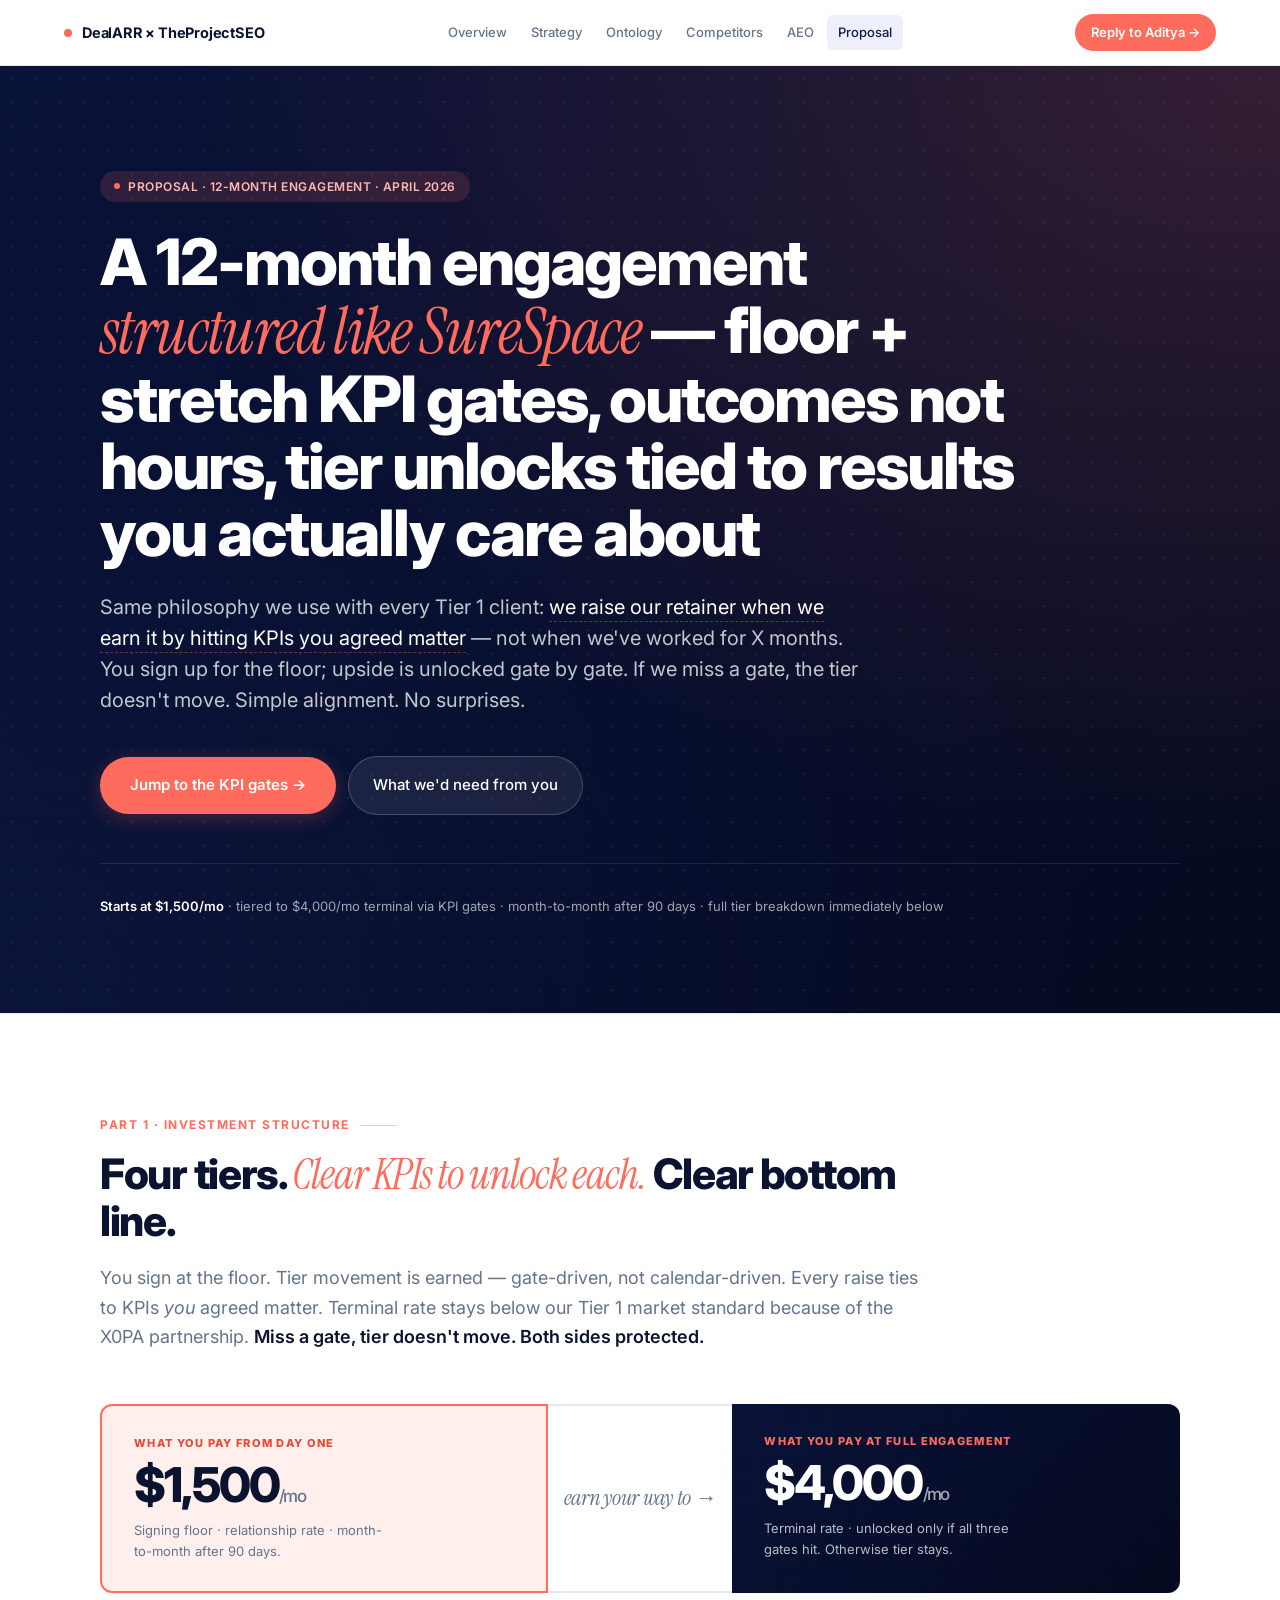
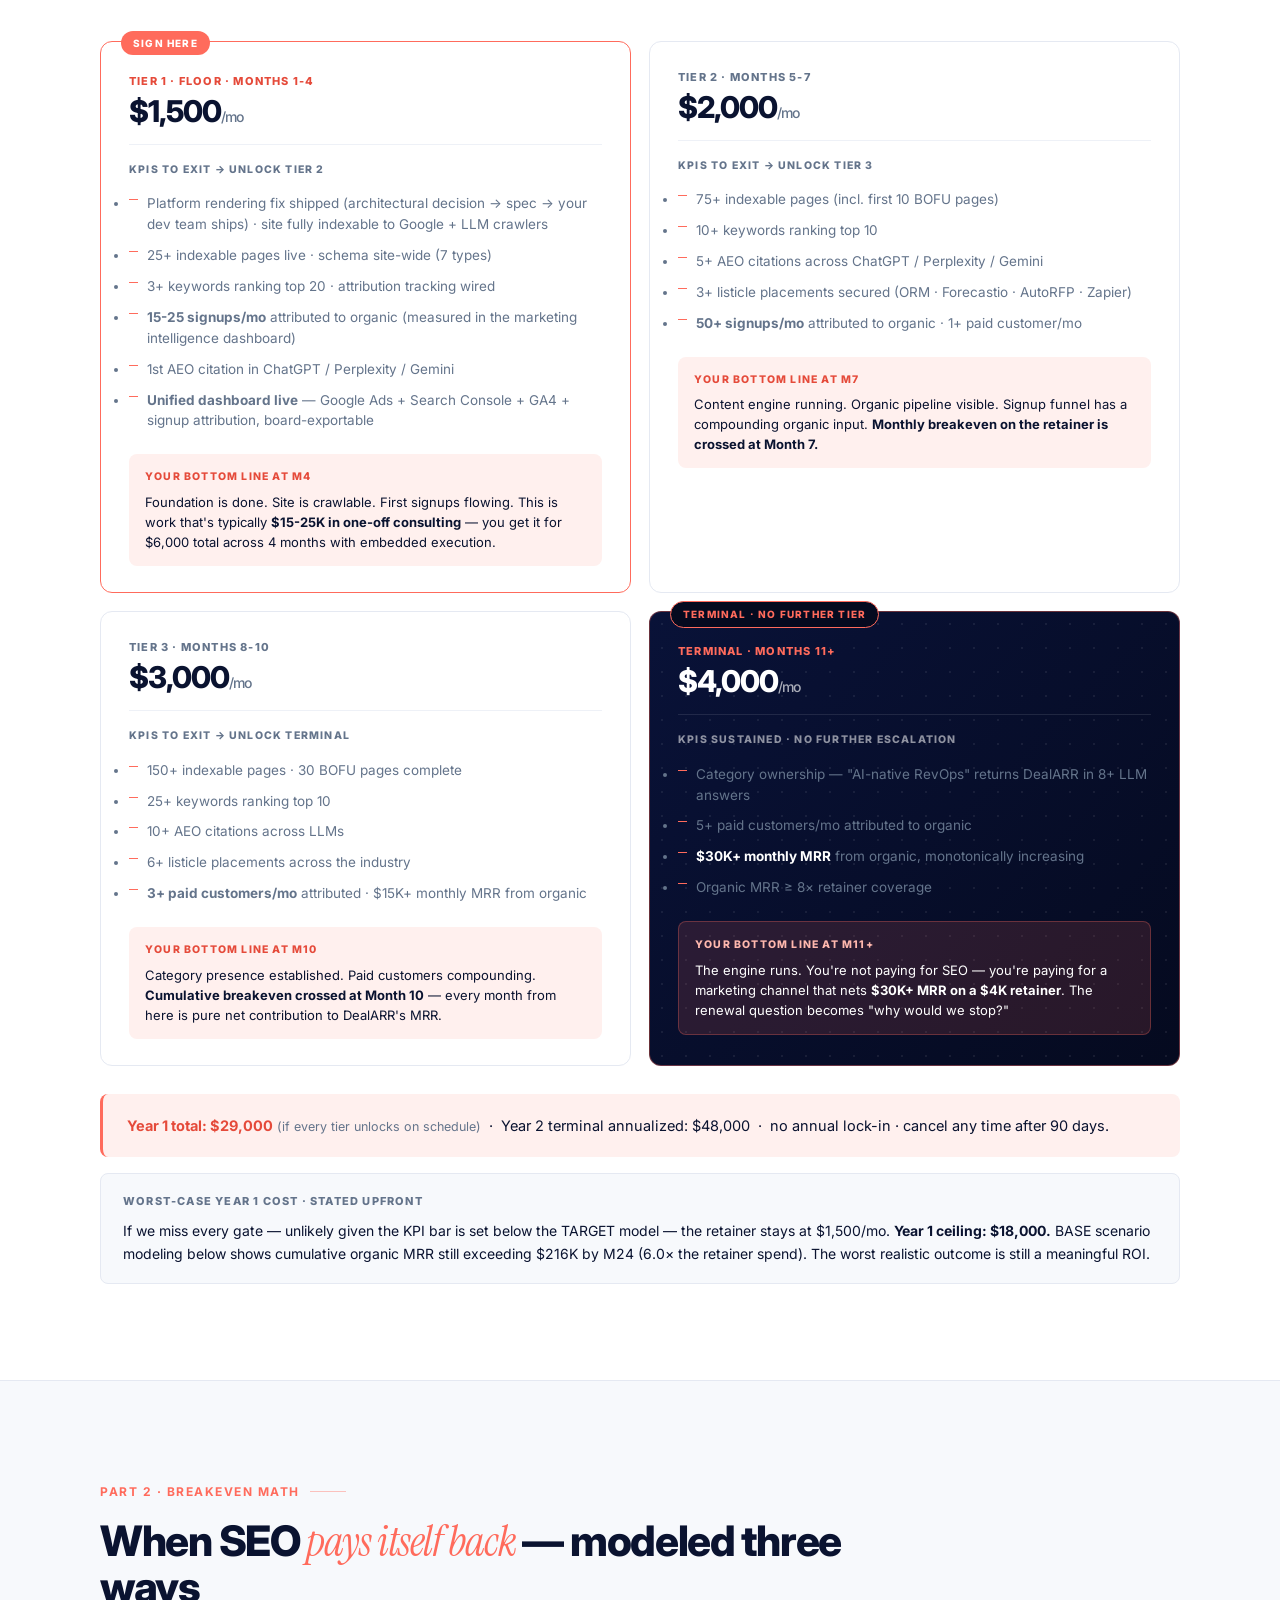
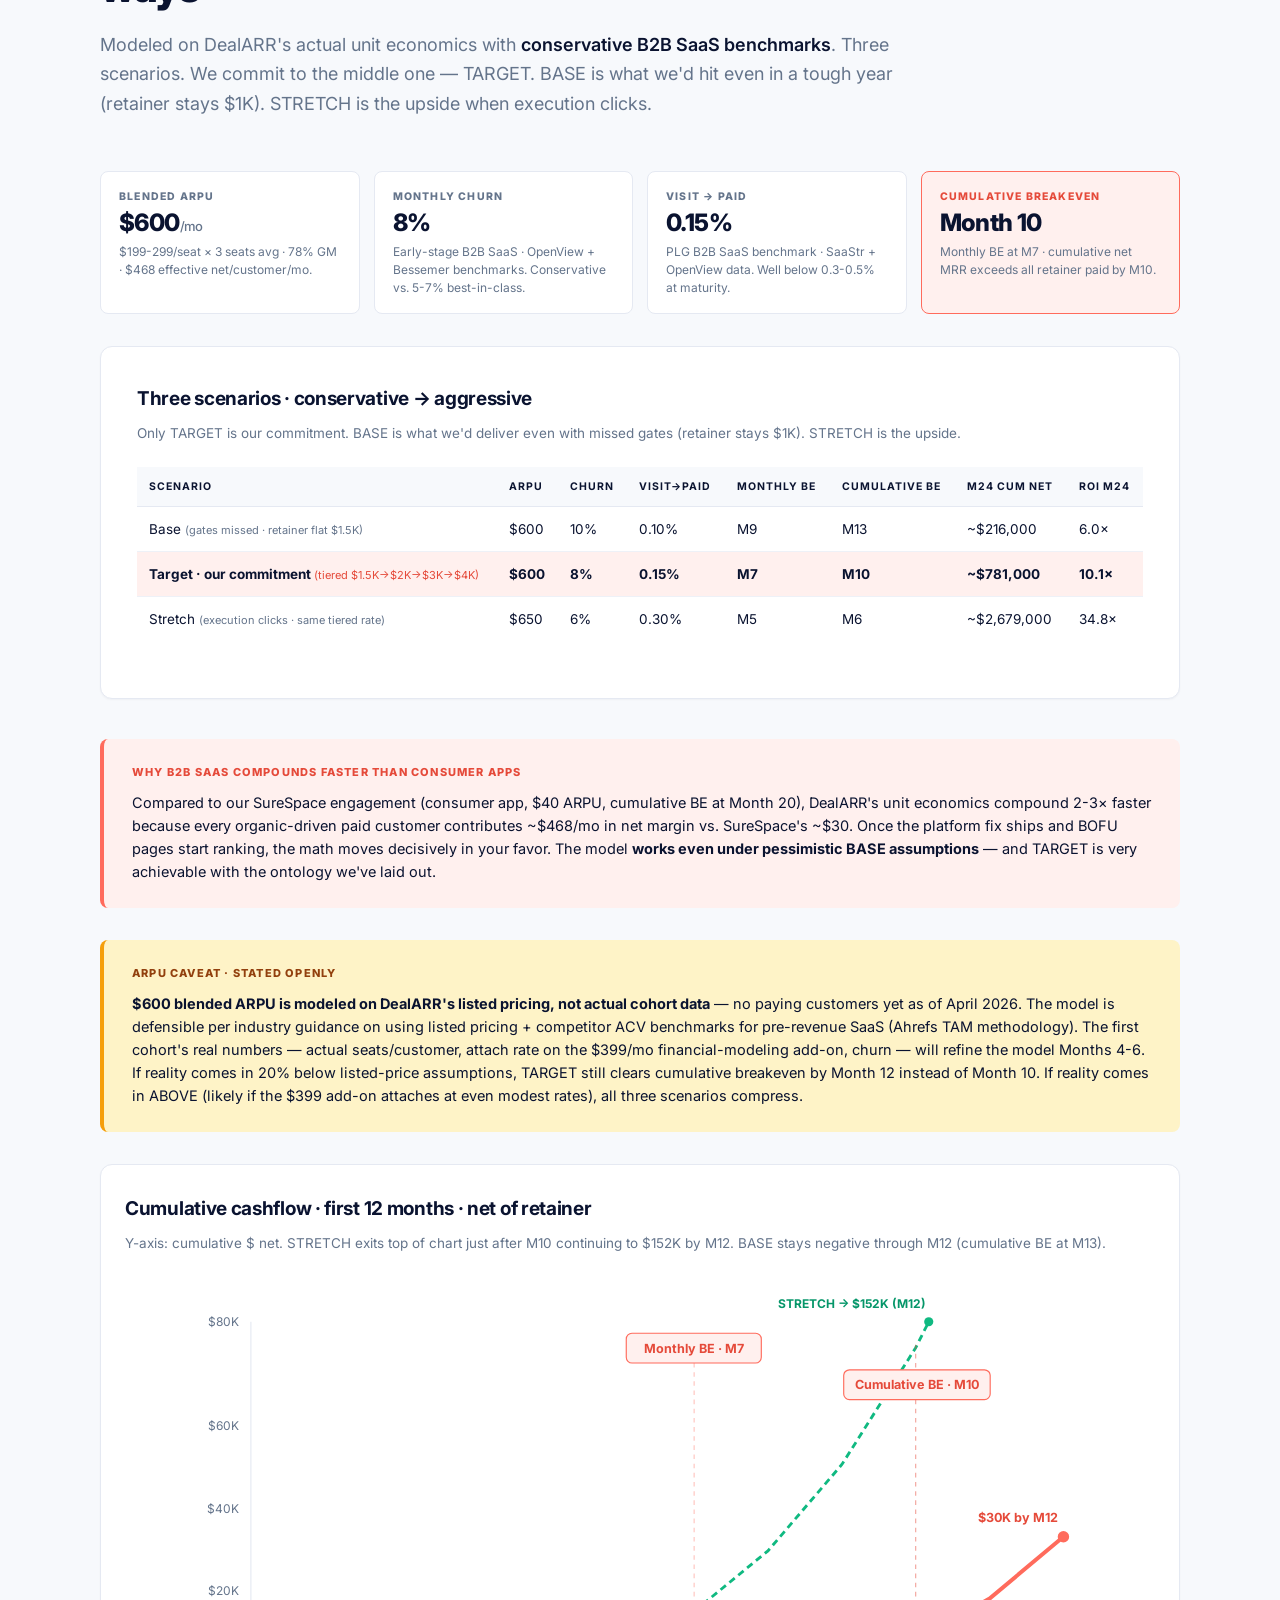
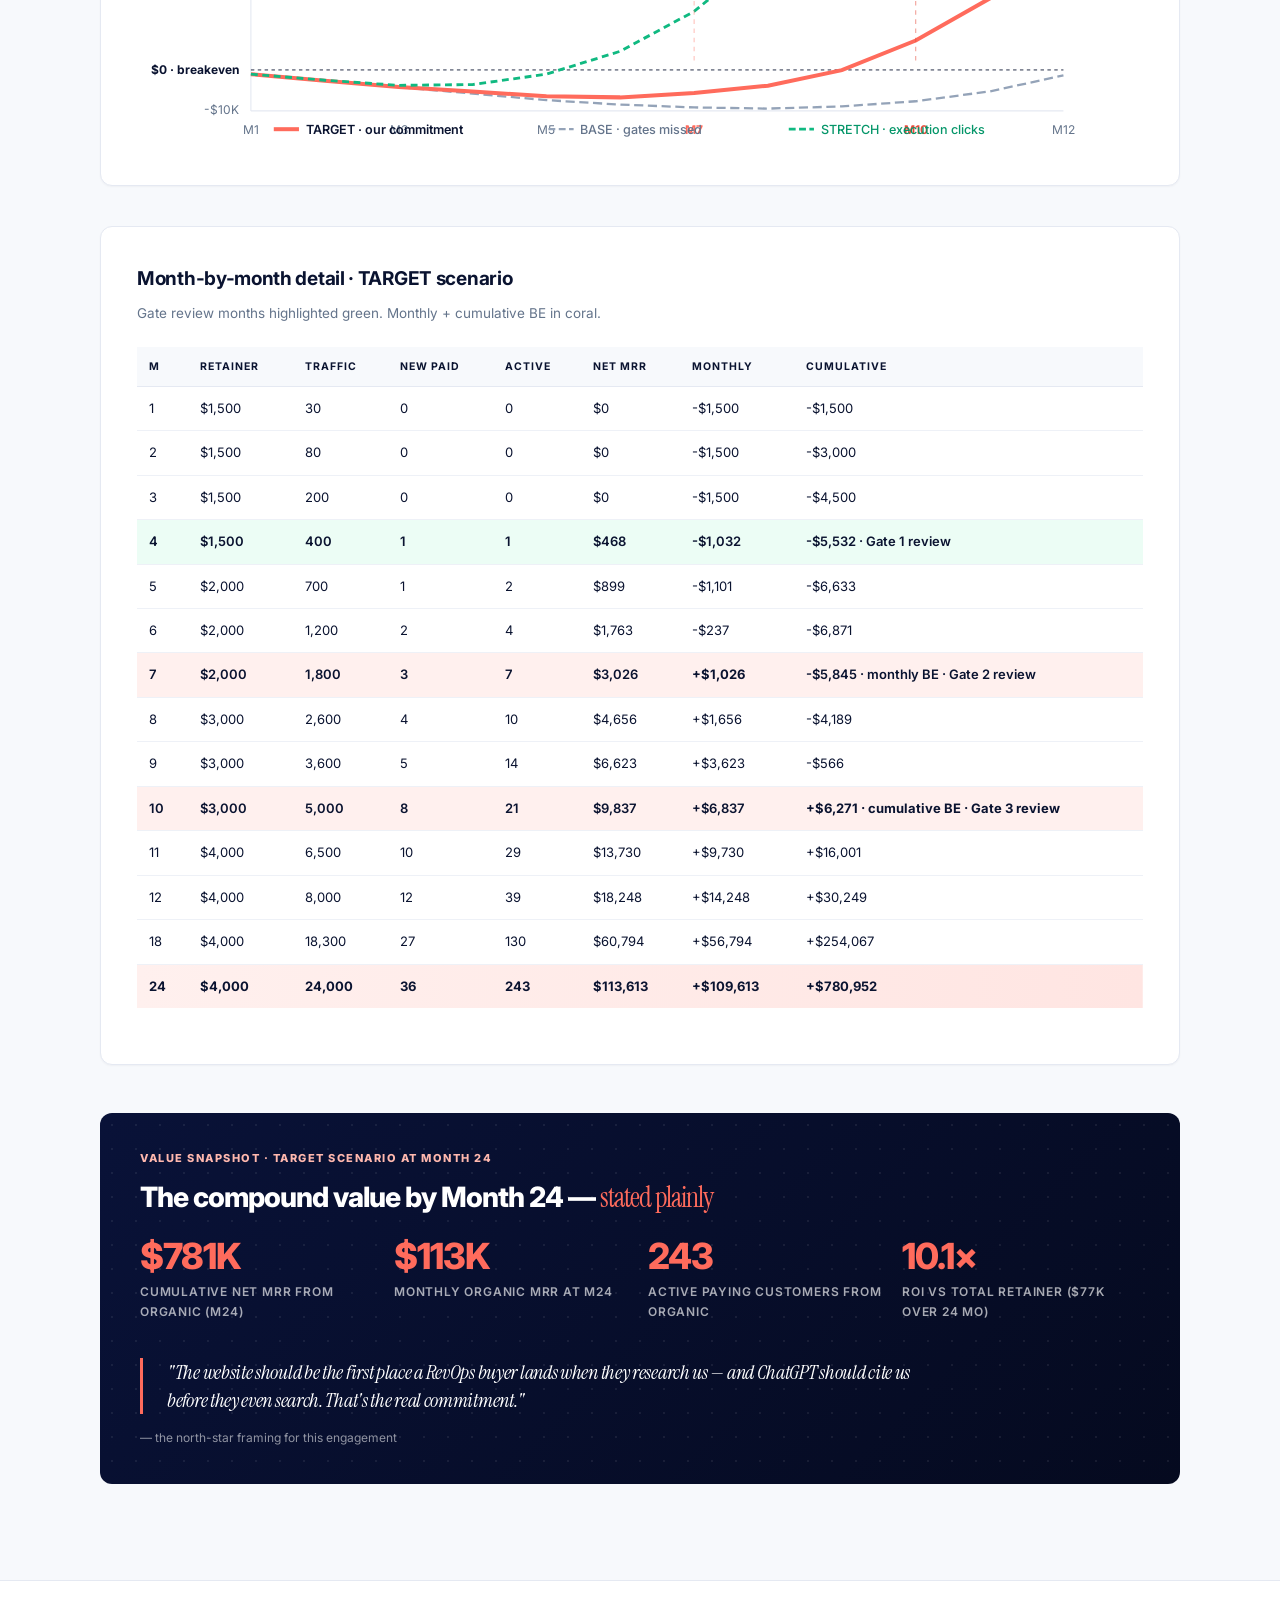
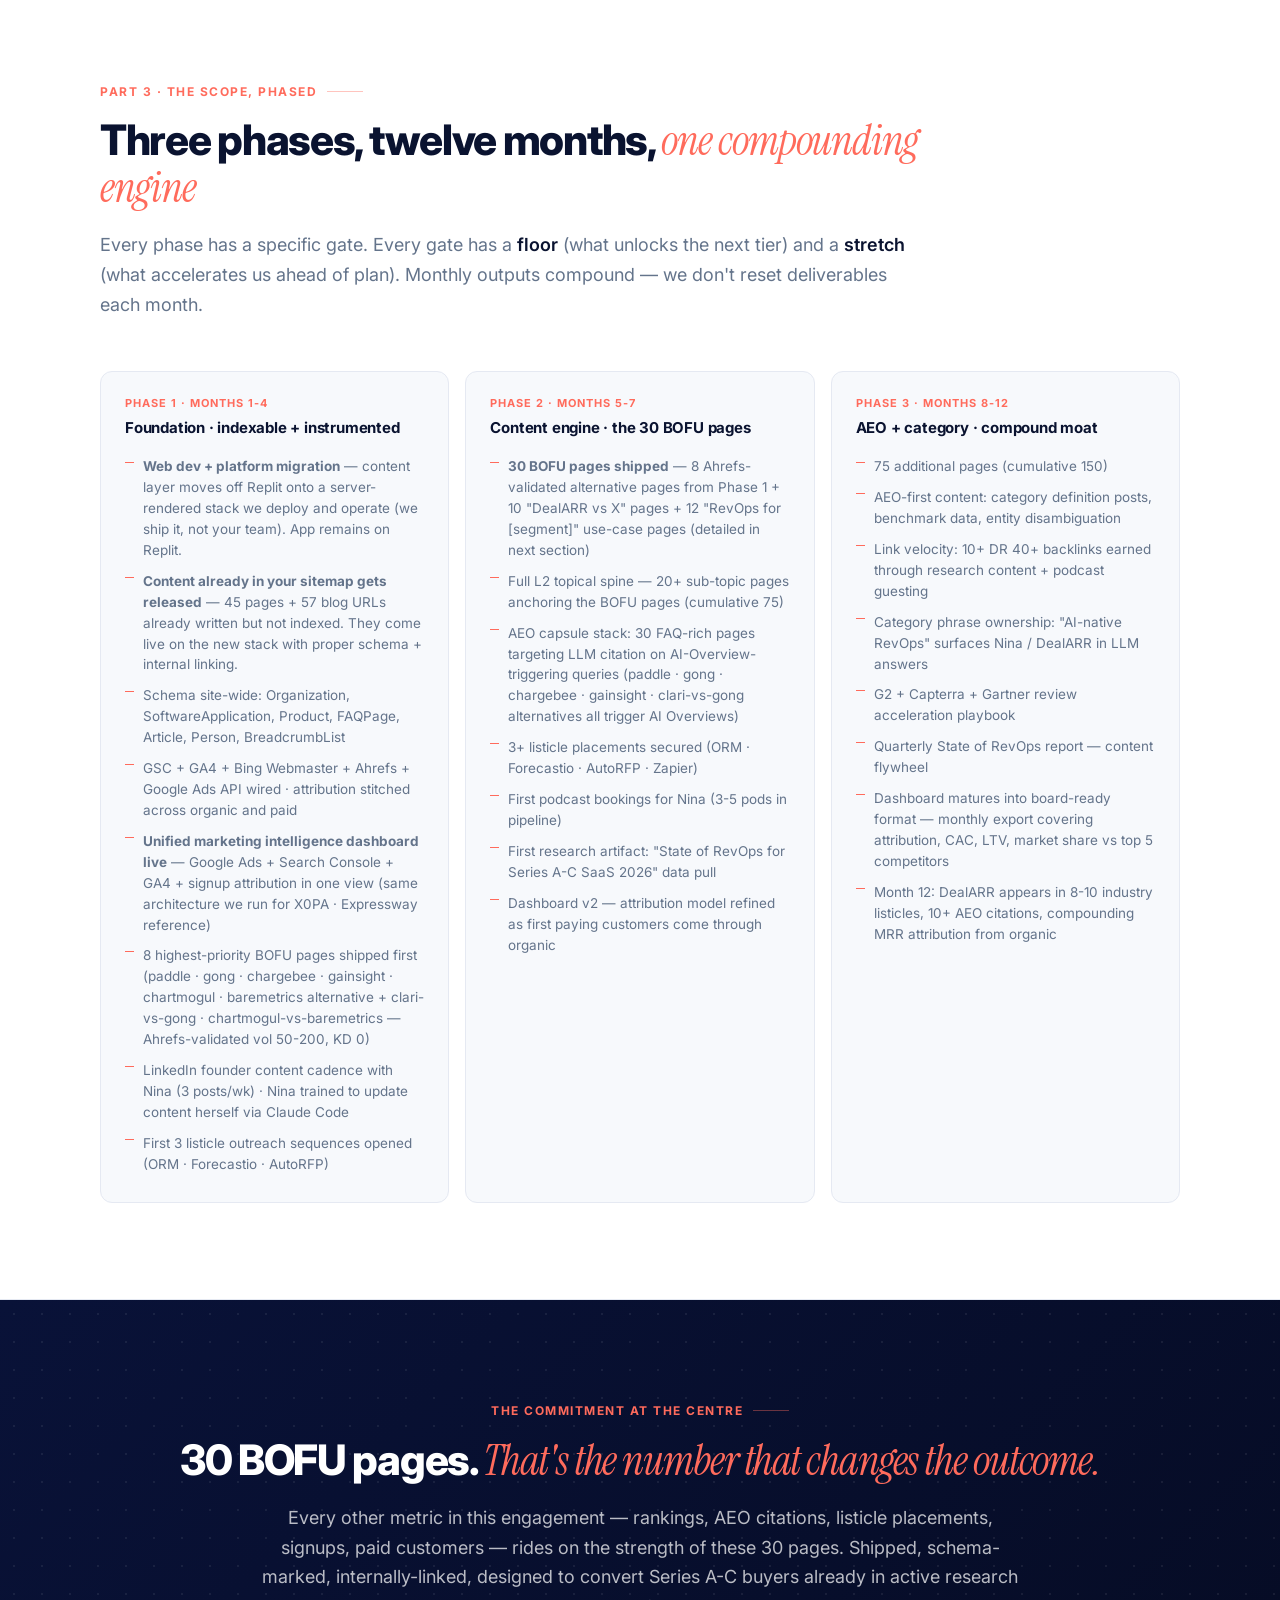
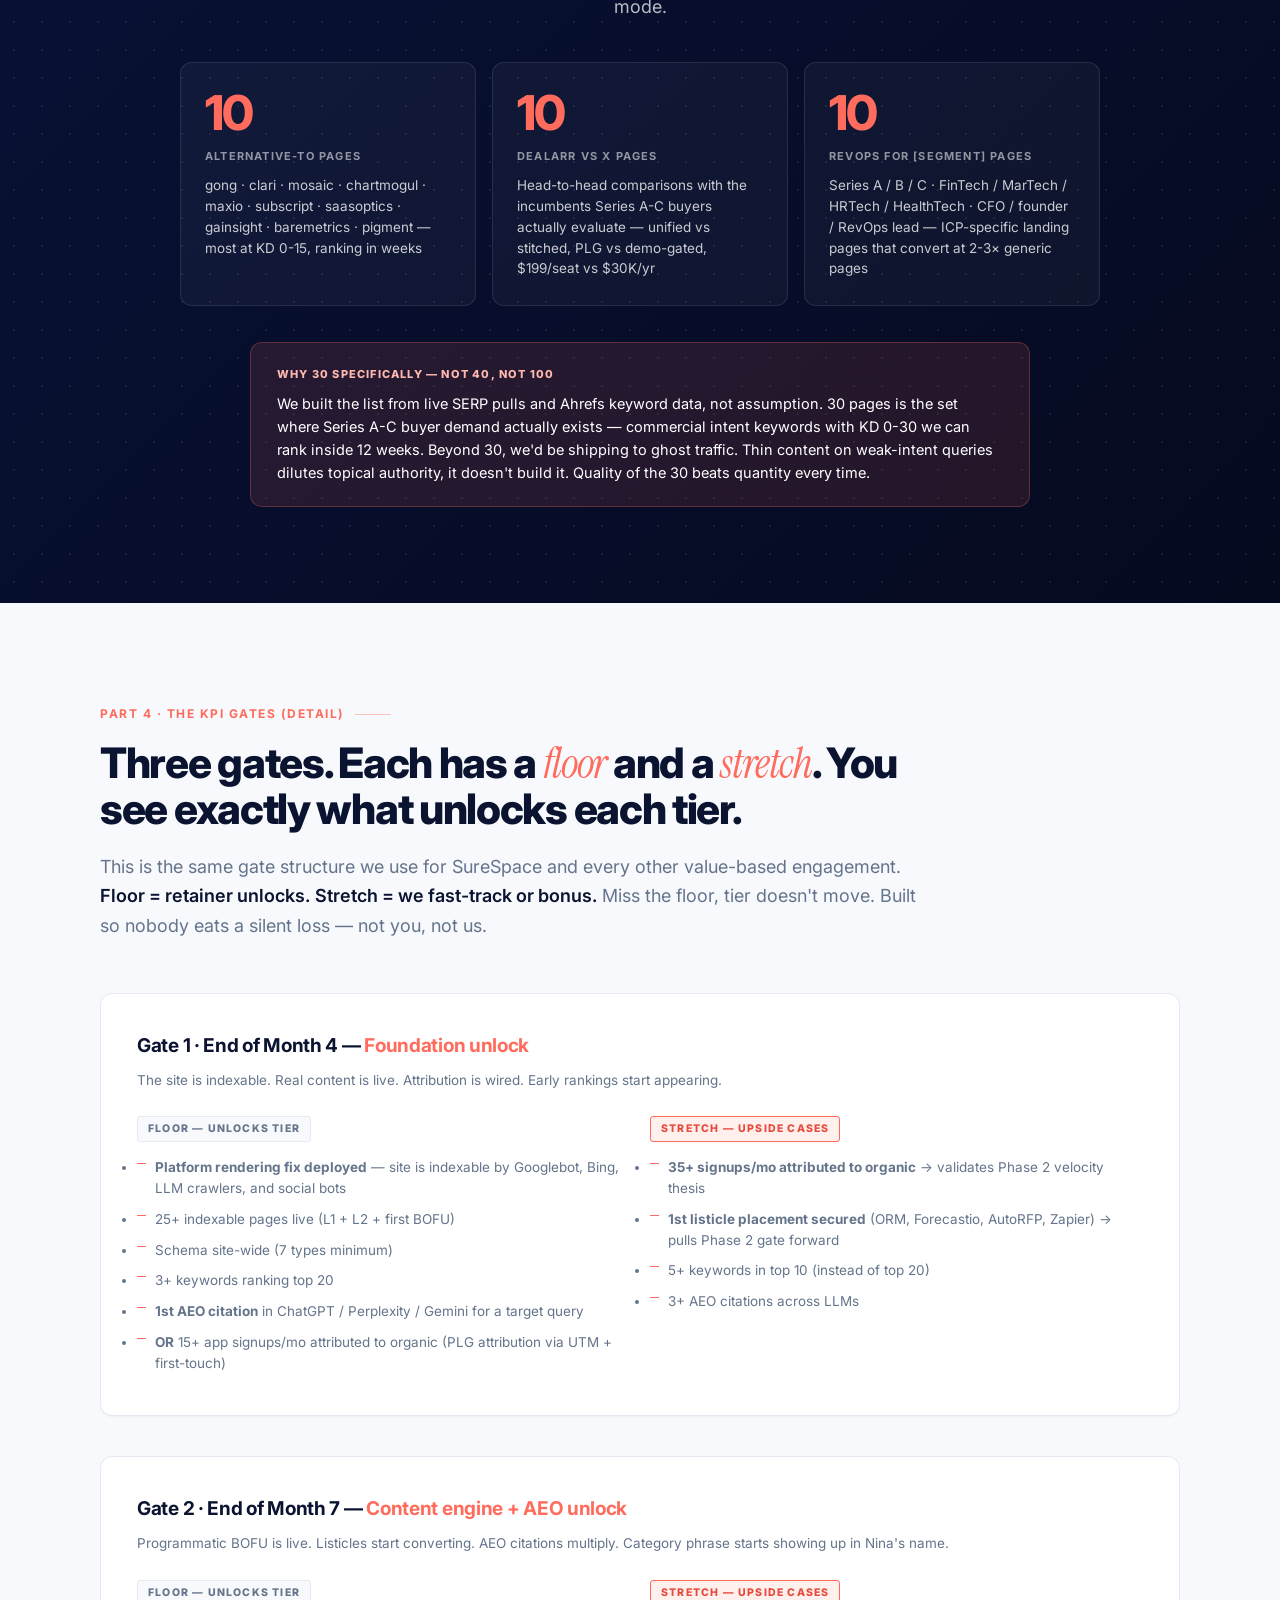
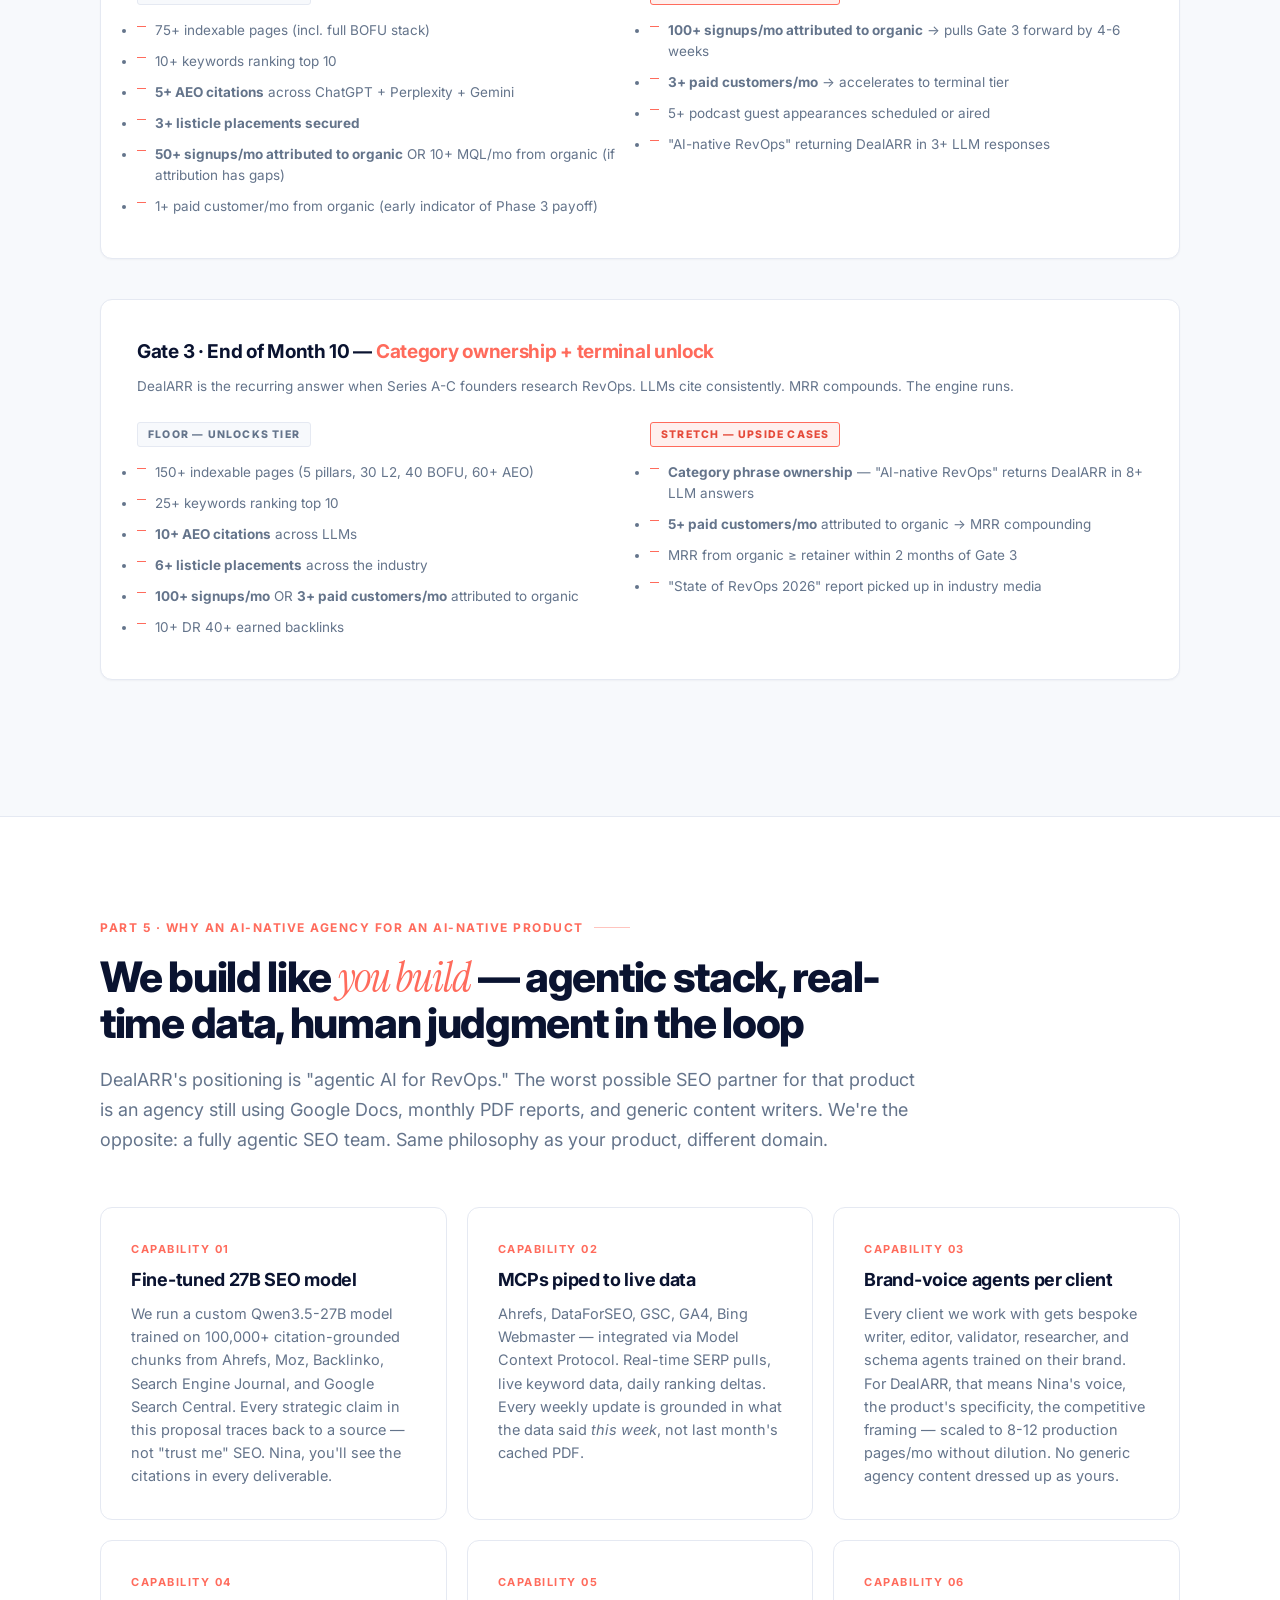
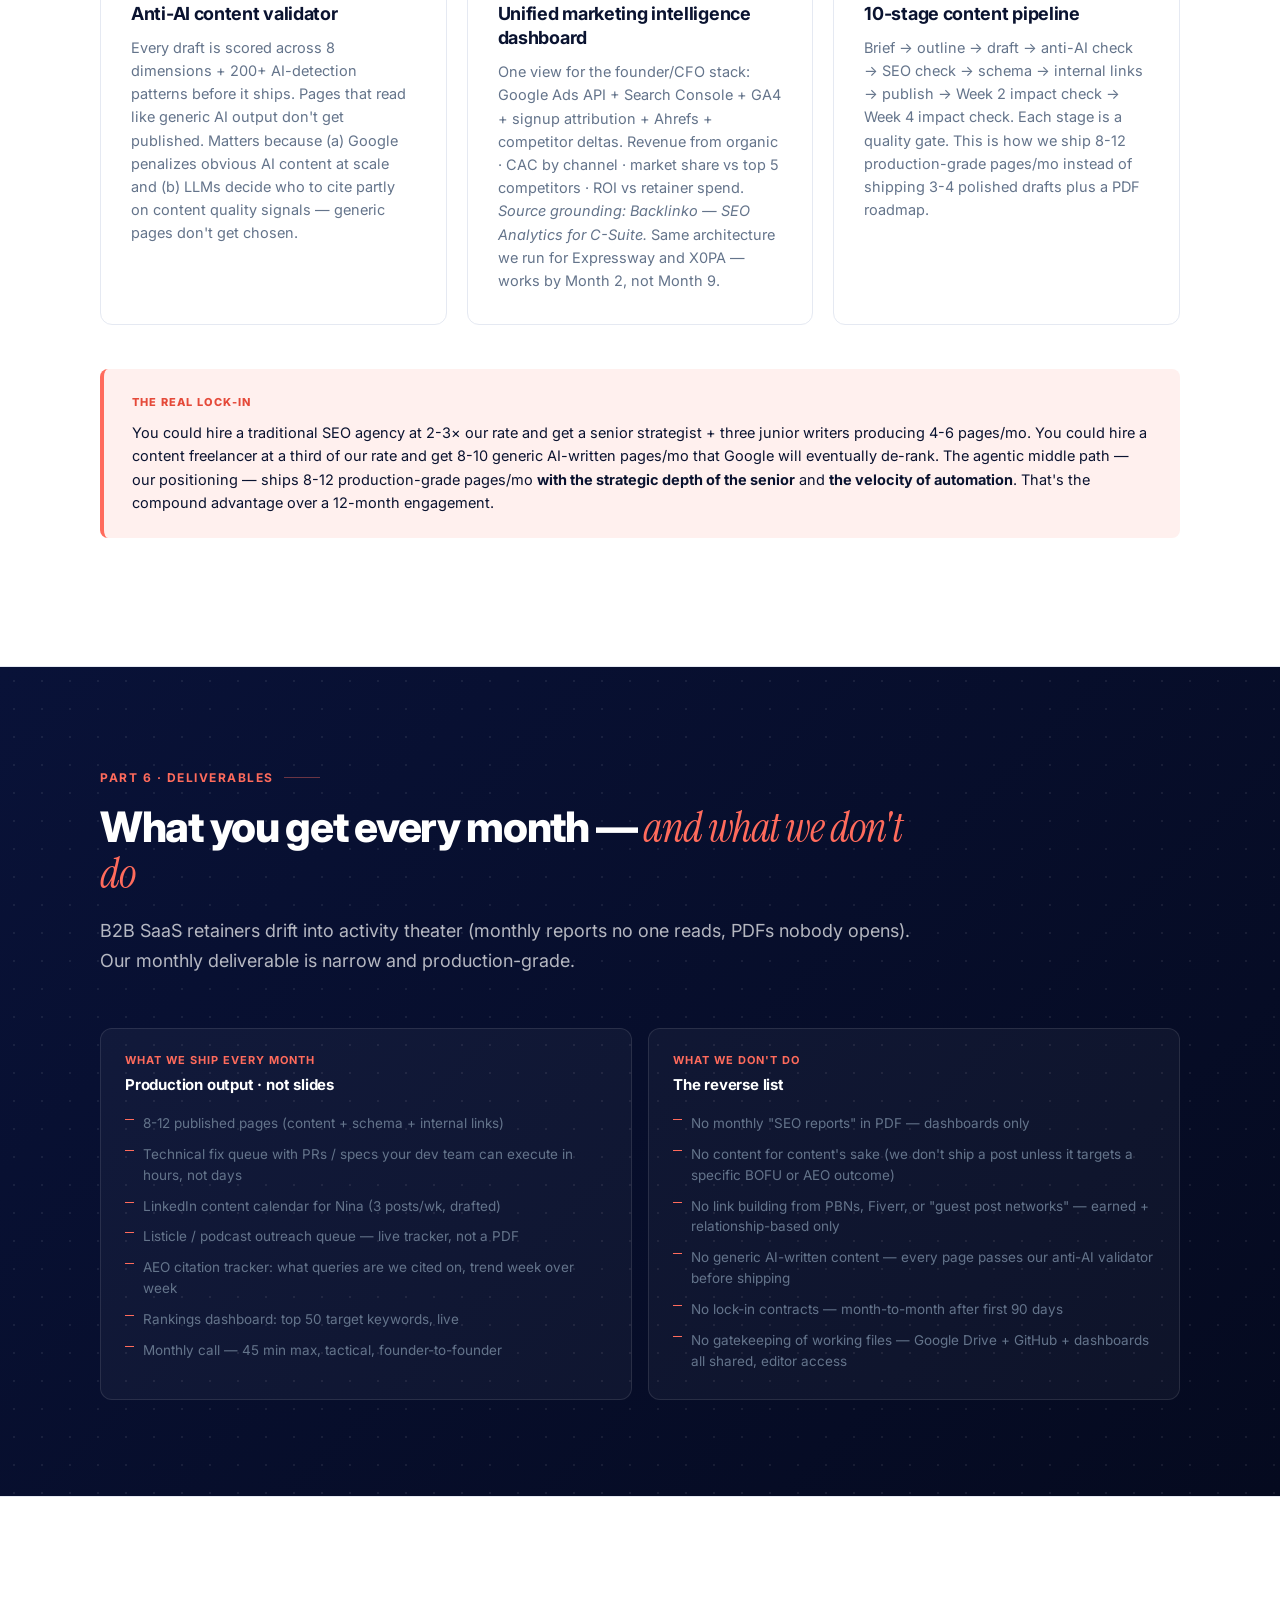
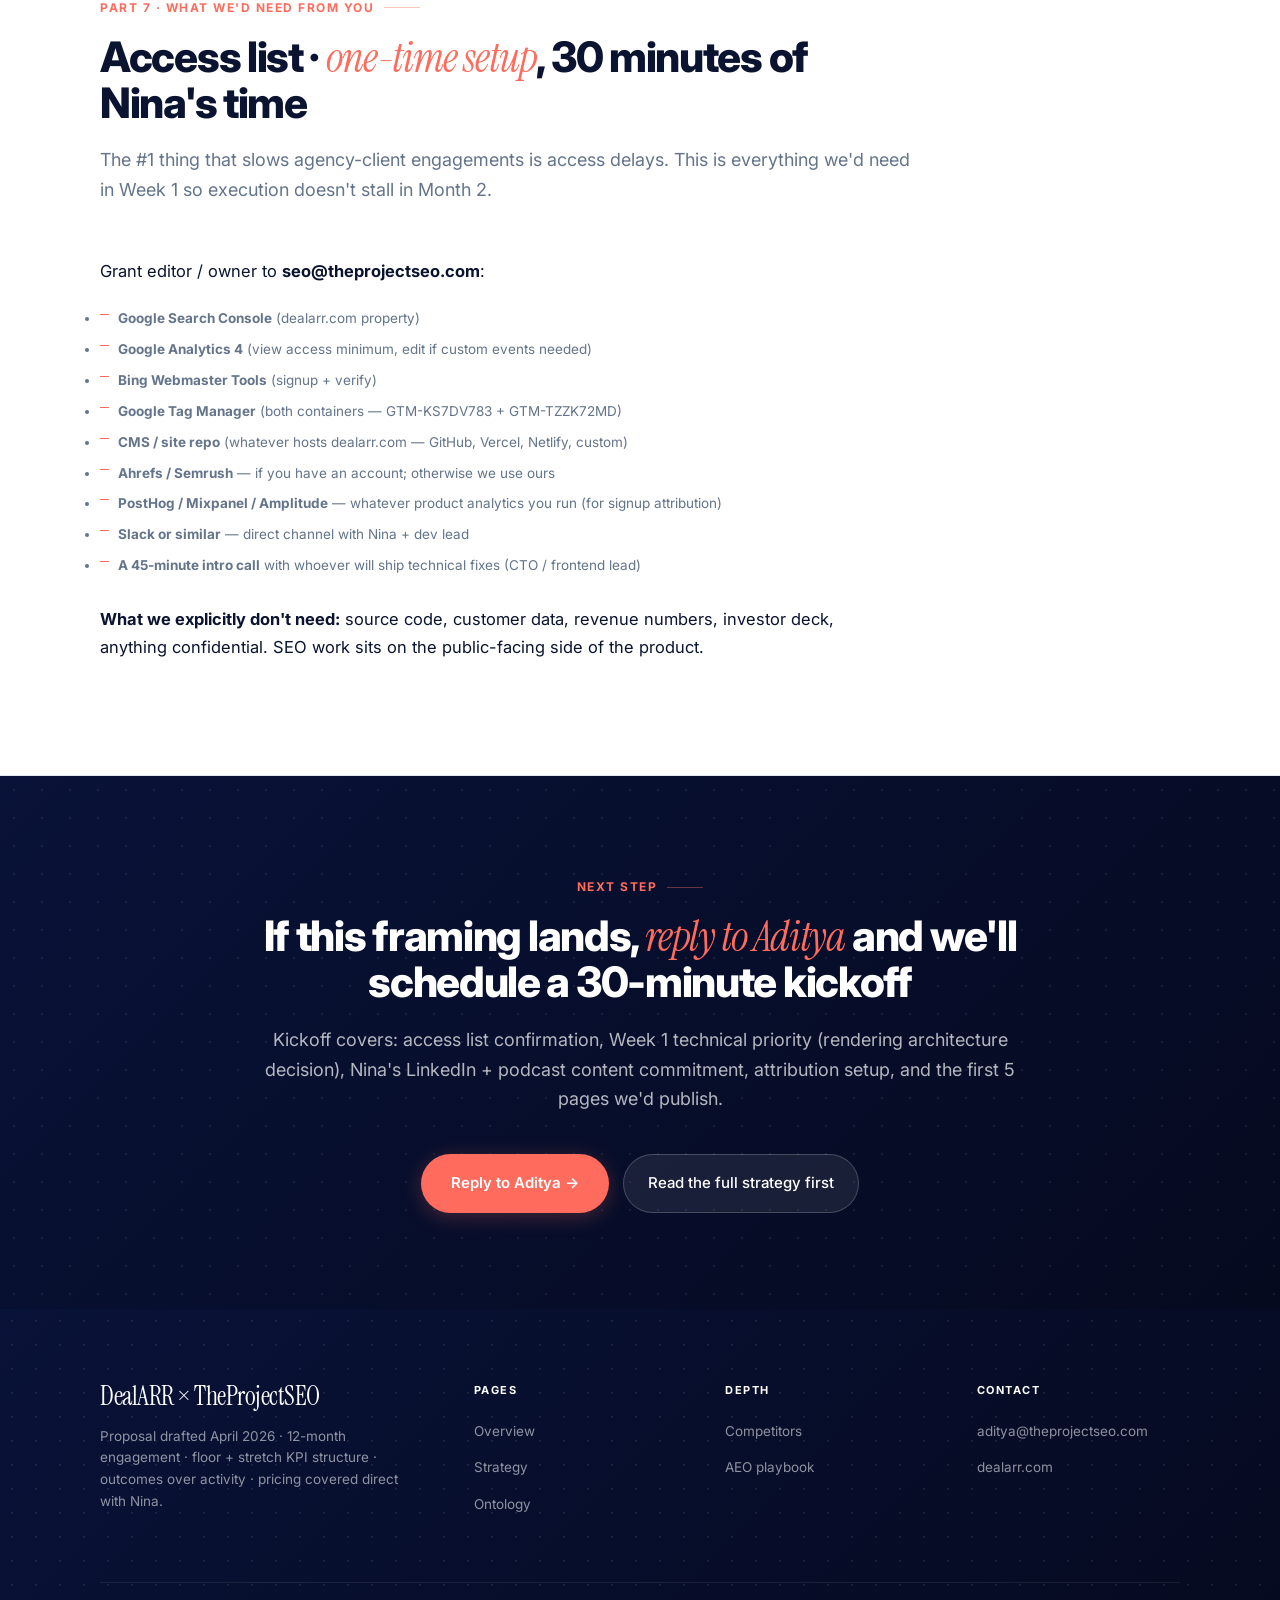
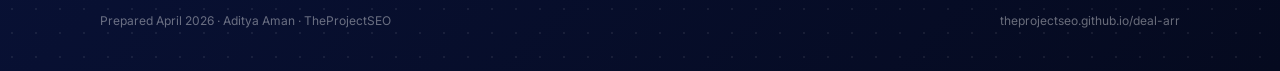
<file: proposal.html>
<!DOCTYPE html>
<html lang="en">
<head>
<meta charset="UTF-8">
<meta name="viewport" content="width=device-width,initial-scale=1">
<title>Engagement proposal — DealARR × TheProjectSEO</title>
<meta name="description" content="Phased 12-month engagement: foundation fix → content engine → AEO + category → compound moat. Floor + stretch KPI gates. Value-based — not hour-based.">
<link rel="canonical" href="https://theprojectseo.github.io/deal-arr/proposal.html">
<meta property="og:title" content="Engagement proposal — DealARR × TheProjectSEO">
<meta property="og:description" content="12-month phased engagement with floor + stretch KPI gates. Outcomes, not activity.">
<meta name="robots" content="index,follow">
<link rel="preconnect" href="https://fonts.googleapis.com">
<link rel="preconnect" href="https://fonts.gstatic.com" crossorigin>
<link href="https://fonts.googleapis.com/css2?family=Inter:wght@400;500;600;700;800&family=Instrument+Serif:ital@0;1&family=Caveat:wght@400;500;600&family=JetBrains+Mono:wght@400;500&display=swap" rel="stylesheet">
<link rel="stylesheet" href="shared.css?v=2">
</head>
<body>
<div class="progress"><div class="progress-bar" id="progressBar"></div></div>
<nav class="nav">
  <div class="nav-inner">
    <a href="index.html" class="nav-brand"><span class="nav-brand-dot"></span>DealARR × TheProjectSEO</a>
    <div class="nav-links">
      <a href="index.html" class="nav-link">Overview</a>
      <a href="strategy.html" class="nav-link">Strategy</a>
      <a href="ontology.html" class="nav-link">Ontology</a>
      <a href="competitors.html" class="nav-link">Competitors</a>
      <a href="aeo.html" class="nav-link">AEO</a>
      <a href="proposal.html" class="nav-link active">Proposal</a>
    </div>
    <a href="mailto:aditya@theprojectseo.com" class="nav-cta">Reply to Aditya →</a>
  </div>
</nav>

<section class="hero">
  <div class="hero-inner">
    <div class="hero-eyebrow">Proposal · 12-month engagement · April 2026</div>
    <h1>A 12-month engagement <span class="serif">structured like SureSpace</span> — floor + stretch KPI gates, outcomes not hours, tier unlocks tied to results you actually care about</h1>
    <p class="hero-sub">Same philosophy we use with every Tier 1 client: <em>we raise our retainer when we earn it by hitting KPIs you agreed matter</em> — not when we've worked for X months. You sign up for the floor; upside is unlocked gate by gate. If we miss a gate, the tier doesn't move. Simple alignment. No surprises.</p>
    <div class="hero-cta-row">
      <a href="#gates" class="btn-primary">Jump to the KPI gates →</a>
      <a href="#access" class="btn-secondary">What we'd need from you</a>
    </div>
    <div class="hero-meta">
      <div><strong>Starts at $1,500/mo</strong> · tiered to $4,000/mo terminal via KPI gates · month-to-month after 90 days · full tier breakdown immediately below</div>
    </div>
  </div>
</section>

<section class="section section-alt" id="investment">
  <div class="section-inner">
    <div class="section-header">
      <div class="section-eyebrow">Part 1 · Investment structure</div>
      <h2>Four tiers. <span class="serif">Clear KPIs to unlock each.</span> Clear bottom line.</h2>
      <p class="section-lede">You sign at the floor. Tier movement is earned — gate-driven, not calendar-driven. Every raise ties to KPIs <em>you</em> agreed matter. Terminal rate stays below our Tier 1 market standard because of the X0PA partnership. <strong>Miss a gate, tier doesn't move. Both sides protected.</strong></p>
    </div>

    <!-- Bookend: floor vs terminal -->
    <div style="display:grid;grid-template-columns:1fr auto 1fr;gap:0;align-items:stretch;margin-top:28px">
      <div style="background:var(--accent-soft);border:2px solid var(--accent);border-radius:var(--radius) 0 0 var(--radius);padding:28px 32px">
        <div style="font-size:11px;font-weight:800;text-transform:uppercase;letter-spacing:1.3px;color:var(--accent-dark);margin-bottom:10px">What you pay from day one</div>
        <div style="font-size:48px;font-weight:800;letter-spacing:-1.8px;color:var(--ink);line-height:.95">$1,500<span style="font-size:17px;color:var(--ink-light);font-weight:500">/mo</span></div>
        <div style="font-size:13px;color:var(--ink-light);margin-top:12px;max-width:260px">Signing floor · relationship rate · month-to-month after 90 days.</div>
      </div>
      <div style="display:flex;align-items:center;justify-content:center;background:white;border-top:2px solid var(--border);border-bottom:2px solid var(--border);padding:0 16px">
        <div style="font-family:'Instrument Serif',serif;font-style:italic;font-size:22px;color:var(--ink-light);letter-spacing:-.3px;white-space:nowrap">earn your way to →</div>
      </div>
      <div style="background:var(--brand-dark);background-image:var(--dot-grid),linear-gradient(135deg,var(--brand-dark) 0%,var(--brand-darker) 100%);background-size:24px 24px,100% 100%;color:white;border-radius:0 var(--radius) var(--radius) 0;padding:28px 32px">
        <div style="font-size:11px;font-weight:800;text-transform:uppercase;letter-spacing:1.3px;color:var(--accent);margin-bottom:10px">What you pay at full engagement</div>
        <div style="font-size:48px;font-weight:800;letter-spacing:-1.8px;color:white;line-height:.95">$4,000<span style="font-size:17px;color:rgba(255,255,255,.65);font-weight:500">/mo</span></div>
        <div style="font-size:13px;color:rgba(255,255,255,.72);margin-top:12px;max-width:260px">Terminal rate · unlocked only if all three gates hit. Otherwise tier stays.</div>
      </div>
    </div>

    <!-- Full 4-tier detail: KPIs + bottom line -->
    <div style="display:grid;grid-template-columns:repeat(2,1fr);gap:18px;margin-top:48px">
      <div style="background:white;border:1.5px solid var(--accent);border-radius:var(--radius);padding:26px 28px;position:relative">
        <div style="position:absolute;top:-11px;left:20px;background:var(--accent);color:white;font-size:10px;font-weight:800;letter-spacing:1.2px;text-transform:uppercase;padding:4px 12px;border-radius:100px">Sign here</div>
        <div style="font-size:11px;font-weight:800;text-transform:uppercase;letter-spacing:1.2px;color:var(--accent-dark);margin-top:4px">Tier 1 · Floor · Months 1-4</div>
        <div style="font-size:30px;font-weight:800;color:var(--ink);letter-spacing:-1px;line-height:1;margin-top:6px">$1,500<span style="font-size:14px;color:var(--ink-light);font-weight:500">/mo</span></div>
        <div style="margin-top:18px;padding-top:16px;border-top:1px solid var(--border-soft)">
          <div style="font-size:10.5px;font-weight:800;text-transform:uppercase;letter-spacing:1.2px;color:var(--ink-light);margin-bottom:10px">KPIs to exit → unlock Tier 2</div>
          <ul class="scope-list" style="font-size:13px;margin-bottom:0">
            <li>Platform rendering fix shipped (architectural decision → spec → your dev team ships) · site fully indexable to Google + LLM crawlers</li>
            <li>25+ indexable pages live · schema site-wide (7 types)</li>
            <li>3+ keywords ranking top 20 · attribution tracking wired</li>
            <li><strong>15-25 signups/mo</strong> attributed to organic (measured in the marketing intelligence dashboard)</li>
            <li>1st AEO citation in ChatGPT / Perplexity / Gemini</li>
            <li><strong>Unified dashboard live</strong> — Google Ads + Search Console + GA4 + signup attribution, board-exportable</li>
          </ul>
        </div>
        <div style="margin-top:18px;padding:14px 16px;background:var(--accent-soft);border-radius:var(--radius-sm)">
          <div style="font-size:10.5px;font-weight:800;text-transform:uppercase;letter-spacing:1.2px;color:var(--accent-dark);margin-bottom:6px">Your bottom line at M4</div>
          <p style="font-size:13px;color:var(--ink);line-height:1.55;margin:0">Foundation is done. Site is crawlable. First signups flowing. This is work that's typically <strong>$15-25K in one-off consulting</strong> — you get it for $6,000 total across 4 months with embedded execution.</p>
        </div>
      </div>

      <div style="background:white;border:1px solid var(--border);border-radius:var(--radius);padding:26px 28px">
        <div style="font-size:11px;font-weight:800;text-transform:uppercase;letter-spacing:1.2px;color:var(--ink-light)">Tier 2 · Months 5-7</div>
        <div style="font-size:30px;font-weight:800;color:var(--ink);letter-spacing:-1px;line-height:1;margin-top:6px">$2,000<span style="font-size:14px;color:var(--ink-light);font-weight:500">/mo</span></div>
        <div style="margin-top:18px;padding-top:16px;border-top:1px solid var(--border-soft)">
          <div style="font-size:10.5px;font-weight:800;text-transform:uppercase;letter-spacing:1.2px;color:var(--ink-light);margin-bottom:10px">KPIs to exit → unlock Tier 3</div>
          <ul class="scope-list" style="font-size:13px;margin-bottom:0">
            <li>75+ indexable pages (incl. first 10 BOFU pages)</li>
            <li>10+ keywords ranking top 10</li>
            <li>5+ AEO citations across ChatGPT / Perplexity / Gemini</li>
            <li>3+ listicle placements secured (ORM · Forecastio · AutoRFP · Zapier)</li>
            <li><strong>50+ signups/mo</strong> attributed to organic · 1+ paid customer/mo</li>
          </ul>
        </div>
        <div style="margin-top:18px;padding:14px 16px;background:var(--accent-soft);border-radius:var(--radius-sm)">
          <div style="font-size:10.5px;font-weight:800;text-transform:uppercase;letter-spacing:1.2px;color:var(--accent-dark);margin-bottom:6px">Your bottom line at M7</div>
          <p style="font-size:13px;color:var(--ink);line-height:1.55;margin:0">Content engine running. Organic pipeline visible. Signup funnel has a compounding organic input. <strong>Monthly breakeven on the retainer is crossed at Month 7.</strong></p>
        </div>
      </div>

      <div style="background:white;border:1px solid var(--border);border-radius:var(--radius);padding:26px 28px">
        <div style="font-size:11px;font-weight:800;text-transform:uppercase;letter-spacing:1.2px;color:var(--ink-light)">Tier 3 · Months 8-10</div>
        <div style="font-size:30px;font-weight:800;color:var(--ink);letter-spacing:-1px;line-height:1;margin-top:6px">$3,000<span style="font-size:14px;color:var(--ink-light);font-weight:500">/mo</span></div>
        <div style="margin-top:18px;padding-top:16px;border-top:1px solid var(--border-soft)">
          <div style="font-size:10.5px;font-weight:800;text-transform:uppercase;letter-spacing:1.2px;color:var(--ink-light);margin-bottom:10px">KPIs to exit → unlock Terminal</div>
          <ul class="scope-list" style="font-size:13px;margin-bottom:0">
            <li>150+ indexable pages · 30 BOFU pages complete</li>
            <li>25+ keywords ranking top 10</li>
            <li>10+ AEO citations across LLMs</li>
            <li>6+ listicle placements across the industry</li>
            <li><strong>3+ paid customers/mo</strong> attributed · $15K+ monthly MRR from organic</li>
          </ul>
        </div>
        <div style="margin-top:18px;padding:14px 16px;background:var(--accent-soft);border-radius:var(--radius-sm)">
          <div style="font-size:10.5px;font-weight:800;text-transform:uppercase;letter-spacing:1.2px;color:var(--accent-dark);margin-bottom:6px">Your bottom line at M10</div>
          <p style="font-size:13px;color:var(--ink);line-height:1.55;margin:0">Category presence established. Paid customers compounding. <strong>Cumulative breakeven crossed at Month 10</strong> — every month from here is pure net contribution to DealARR's MRR.</p>
        </div>
      </div>

      <div style="background:var(--brand-dark);background-image:var(--dot-grid),linear-gradient(135deg,var(--brand-dark) 0%,var(--brand-darker) 100%);background-size:24px 24px,100% 100%;color:white;border:1.5px solid rgba(255,107,92,.4);border-radius:var(--radius);padding:26px 28px;position:relative">
        <div style="position:absolute;top:-11px;left:20px;background:var(--brand-darker);color:var(--accent);font-size:10px;font-weight:800;letter-spacing:1.2px;text-transform:uppercase;padding:4px 12px;border-radius:100px;border:1px solid var(--accent)">Terminal · no further tier</div>
        <div style="font-size:11px;font-weight:800;text-transform:uppercase;letter-spacing:1.2px;color:var(--accent);margin-top:4px">Terminal · Months 11+</div>
        <div style="font-size:30px;font-weight:800;color:white;letter-spacing:-1px;line-height:1;margin-top:6px">$4,000<span style="font-size:14px;color:rgba(255,255,255,.65);font-weight:500">/mo</span></div>
        <div style="margin-top:18px;padding-top:16px;border-top:1px solid rgba(255,255,255,.1)">
          <div style="font-size:10.5px;font-weight:800;text-transform:uppercase;letter-spacing:1.2px;color:rgba(255,255,255,.55);margin-bottom:10px">KPIs sustained · no further escalation</div>
          <ul class="scope-list" style="font-size:13px;margin-bottom:0;color:rgba(255,255,255,.82)">
            <li>Category ownership — "AI-native RevOps" returns DealARR in 8+ LLM answers</li>
            <li>5+ paid customers/mo attributed to organic</li>
            <li><strong style="color:white">$30K+ monthly MRR</strong> from organic, monotonically increasing</li>
            <li>Organic MRR ≥ 8× retainer coverage</li>
          </ul>
        </div>
        <div style="margin-top:18px;padding:14px 16px;background:rgba(255,107,92,.14);border:1px solid rgba(255,107,92,.3);border-radius:var(--radius-sm)">
          <div style="font-size:10.5px;font-weight:800;text-transform:uppercase;letter-spacing:1.2px;color:#FFB8AE;margin-bottom:6px">Your bottom line at M11+</div>
          <p style="font-size:13px;color:white;line-height:1.55;margin:0">The engine runs. You're not paying for SEO — you're paying for a marketing channel that nets <strong>$30K+ MRR on a $4K retainer</strong>. The renewal question becomes "why would we stop?"</p>
        </div>
      </div>
    </div>

    <div style="margin-top:28px;padding:20px 24px;background:var(--accent-soft);border-left:3px solid var(--accent);border-radius:var(--radius-sm);font-size:14.5px;color:var(--ink);line-height:1.6">
      <strong style="color:var(--accent-dark)">Year 1 total: $29,000</strong> <span style="color:var(--ink-light);font-size:12.5px">(if every tier unlocks on schedule)</span> &nbsp;·&nbsp; Year 2 terminal annualized: $48,000 &nbsp;·&nbsp; no annual lock-in · cancel any time after 90 days.
    </div>

    <div style="margin-top:16px;padding:18px 22px;background:var(--bg);border:1px solid var(--border);border-radius:var(--radius-sm)">
      <div style="font-size:11px;font-weight:800;text-transform:uppercase;letter-spacing:1.2px;color:var(--ink-light);margin-bottom:10px">Worst-case Year 1 cost · stated upfront</div>
      <p style="font-size:14px;line-height:1.6;color:var(--ink);margin:0">If we miss every gate — unlikely given the KPI bar is set below the TARGET model — the retainer stays at $1,500/mo. <strong>Year 1 ceiling: $18,000.</strong> BASE scenario modeling below shows cumulative organic MRR still exceeding $216K by M24 (6.0× the retainer spend). The worst realistic outcome is still a meaningful ROI.</p>
    </div>
  </div>
</section>

<section class="section" id="breakeven">
  <div class="section-inner">
    <div class="section-header">
      <div class="section-eyebrow">Part 2 · Breakeven math</div>
      <h2>When SEO <span class="serif">pays itself back</span> — modeled three ways</h2>
      <p class="section-lede">Modeled on DealARR's actual unit economics with <strong>conservative B2B SaaS benchmarks</strong>. Three scenarios. We commit to the middle one — TARGET. BASE is what we'd hit even in a tough year (retainer stays $1K). STRETCH is the upside when execution clicks.</p>
    </div>

    <div style="display:grid;grid-template-columns:repeat(auto-fit,minmax(220px,1fr));gap:14px;margin-top:24px">
      <div style="background:white;border:1px solid var(--border);border-radius:var(--radius-sm);padding:16px 18px">
        <div style="font-size:10.5px;font-weight:800;text-transform:uppercase;letter-spacing:1.2px;color:var(--ink-light);margin-bottom:6px">Blended ARPU</div>
        <div style="font-size:24px;font-weight:800;color:var(--ink);line-height:1;letter-spacing:-.6px">$600<span style="font-size:13px;color:var(--ink-light);font-weight:500">/mo</span></div>
        <div style="font-size:12px;color:var(--ink-light);margin-top:8px;line-height:1.5">$199-299/seat × 3 seats avg · 78% GM · $468 effective net/customer/mo.</div>
      </div>
      <div style="background:white;border:1px solid var(--border);border-radius:var(--radius-sm);padding:16px 18px">
        <div style="font-size:10.5px;font-weight:800;text-transform:uppercase;letter-spacing:1.2px;color:var(--ink-light);margin-bottom:6px">Monthly churn</div>
        <div style="font-size:24px;font-weight:800;color:var(--ink);line-height:1;letter-spacing:-.6px">8%</div>
        <div style="font-size:12px;color:var(--ink-light);margin-top:8px;line-height:1.5">Early-stage B2B SaaS · OpenView + Bessemer benchmarks. Conservative vs. 5-7% best-in-class.</div>
      </div>
      <div style="background:white;border:1px solid var(--border);border-radius:var(--radius-sm);padding:16px 18px">
        <div style="font-size:10.5px;font-weight:800;text-transform:uppercase;letter-spacing:1.2px;color:var(--ink-light);margin-bottom:6px">Visit → paid</div>
        <div style="font-size:24px;font-weight:800;color:var(--ink);line-height:1;letter-spacing:-.6px">0.15%</div>
        <div style="font-size:12px;color:var(--ink-light);margin-top:8px;line-height:1.5">PLG B2B SaaS benchmark · SaaStr + OpenView data. Well below 0.3-0.5% at maturity.</div>
      </div>
      <div style="background:var(--accent-soft);border:1px solid var(--accent);border-radius:var(--radius-sm);padding:16px 18px">
        <div style="font-size:10.5px;font-weight:800;text-transform:uppercase;letter-spacing:1.2px;color:var(--accent-dark);margin-bottom:6px">Cumulative breakeven</div>
        <div style="font-size:24px;font-weight:800;color:var(--ink);line-height:1;letter-spacing:-.6px">Month 10</div>
        <div style="font-size:12px;color:var(--ink-light);margin-top:8px;line-height:1.5">Monthly BE at M7 · cumulative net MRR exceeds all retainer paid by M10.</div>
      </div>
    </div>

    <div class="chart-container" style="margin-top:32px">
      <div class="chart-title">Three scenarios · conservative → aggressive</div>
      <div class="chart-subtitle">Only TARGET is our commitment. BASE is what we'd deliver even with missed gates (retainer stays $1K). STRETCH is the upside.</div>
      <table>
        <thead>
          <tr><th>Scenario</th><th>ARPU</th><th>Churn</th><th>Visit→Paid</th><th>Monthly BE</th><th>Cumulative BE</th><th>M24 cum net</th><th>ROI M24</th></tr>
        </thead>
        <tbody>
          <tr><td style="text-align:left">Base <span style="font-size:11px;color:var(--ink-light);font-weight:400">(gates missed · retainer flat $1.5K)</span></td><td>$600</td><td>10%</td><td>0.10%</td><td>M9</td><td>M13</td><td>~$216,000</td><td>6.0×</td></tr>
          <tr class="milestone"><td style="text-align:left"><strong>Target · our commitment</strong> <span style="font-size:11px;color:var(--accent-dark);font-weight:400">(tiered $1.5K→$2K→$3K→$4K)</span></td><td><strong>$600</strong></td><td><strong>8%</strong></td><td><strong>0.15%</strong></td><td><strong>M7</strong></td><td><strong>M10</strong></td><td><strong>~$781,000</strong></td><td><strong>10.1×</strong></td></tr>
          <tr><td style="text-align:left">Stretch <span style="font-size:11px;color:var(--ink-light);font-weight:400">(execution clicks · same tiered rate)</span></td><td>$650</td><td>6%</td><td>0.30%</td><td>M5</td><td>M6</td><td>~$2,679,000</td><td>34.8×</td></tr>
        </tbody>
      </table>
    </div>

    <div class="callout" style="margin-top:28px">
      <div class="callout-eyebrow">Why B2B SaaS compounds faster than consumer apps</div>
      <p>Compared to our SureSpace engagement (consumer app, $40 ARPU, cumulative BE at Month 20), DealARR's unit economics compound 2-3× faster because every organic-driven paid customer contributes ~$468/mo in net margin vs. SureSpace's ~$30. Once the platform fix ships and BOFU pages start ranking, the math moves decisively in your favor. The model <strong>works even under pessimistic BASE assumptions</strong> — and TARGET is very achievable with the ontology we've laid out.</p>
    </div>

    <div class="callout callout-warn" style="margin-top:16px">
      <div class="callout-eyebrow">ARPU caveat · stated openly</div>
      <p><strong>$600 blended ARPU is modeled on DealARR's listed pricing, not actual cohort data</strong> — no paying customers yet as of April 2026. The model is defensible per industry guidance on using listed pricing + competitor ACV benchmarks for pre-revenue SaaS (Ahrefs TAM methodology). The first cohort's real numbers — actual seats/customer, attach rate on the $399/mo financial-modeling add-on, churn — will refine the model Months 4-6. If reality comes in 20% below listed-price assumptions, TARGET still clears cumulative breakeven by Month 12 instead of Month 10. If reality comes in ABOVE (likely if the $399 add-on attaches at even modest rates), all three scenarios compress.</p>
    </div>

    <div class="chart-container" style="margin-top:32px;padding:28px 24px">
      <div class="chart-title">Cumulative cashflow · first 12 months · net of retainer</div>
      <div class="chart-subtitle">Y-axis: cumulative $ net. STRETCH exits top of chart just after M10 continuing to $152K by M12. BASE stays negative through M12 (cumulative BE at M13).</div>
      <svg viewBox="0 0 900 420" style="width:100%;height:auto;display:block;margin-top:16px" xmlns="http://www.w3.org/2000/svg">
        <g stroke="#E5E9F2" stroke-width="1">
          <line x1="110" y1="40" x2="110" y2="380"/>
          <line x1="110" y1="380" x2="820" y2="380"/>
          <line x1="110" y1="344.2" x2="820" y2="344.2" stroke="#0A1330" stroke-width="1.5" stroke-dasharray="3 3" opacity=".5"/>
        </g>
        <g font-family="Inter" font-size="10.5" fill="#64748b" text-anchor="end">
          <text x="100" y="44">$80K</text><text x="100" y="135">$60K</text><text x="100" y="207">$40K</text><text x="100" y="279">$20K</text>
          <text x="100" y="348" font-weight="700" fill="#0A1330">$0 · breakeven</text><text x="100" y="383">-$10K</text>
        </g>
        <g font-family="Inter" font-size="10.5" fill="#64748b" text-anchor="middle">
          <text x="110" y="400">M1</text><text x="239" y="400">M3</text><text x="368" y="400">M5</text>
          <text x="497" y="400" font-weight="700" fill="#FF6B5C">M7</text>
          <text x="691" y="400" font-weight="700" fill="#E54A3A">M10</text><text x="820" y="400">M12</text>
        </g>
        <path d="M 110,347.9 L 174.5,353.6 L 239.1,359.2 L 303.6,364.9 L 368.2,370.6 L 432.7,374.5 L 497.3,377.0 L 561.8,378.0 L 626.4,376.1 L 690.9,371.6 L 755.5,363.0 L 820,349.0" fill="none" stroke="#94A3B8" stroke-width="2" stroke-dasharray="8 4"/>
        <path d="M 110,347.9 L 174.5,353.6 L 239.1,359.2 L 303.6,363.1 L 368.2,367.3 L 432.7,368.2 L 497.3,364.3 L 561.8,358.0 L 626.4,344.4 L 690.9,318.5 L 755.5,281.8 L 820,227.9" fill="none" stroke="#FF6B5C" stroke-width="3.5"/>
        <path d="M 110,347.9 L 174.5,353.2 L 239.1,357.7 L 303.6,357.0 L 368.2,347.9 L 432.7,327.9 L 497.3,293.1 L 561.8,240.2 L 626.4,164.7 L 690.9,62.7 L 702.3,40" fill="none" stroke="#10B981" stroke-width="2.5" stroke-dasharray="6 4"/>
        <line x1="497.3" y1="60" x2="497.3" y2="340" stroke="#FF6B5C" stroke-width="1" stroke-dasharray="4 4" opacity=".4"/>
        <rect x="438" y="50" width="118" height="26" rx="5" fill="#FFF0EE" stroke="#FF6B5C" stroke-width="1"/>
        <text x="497" y="67" text-anchor="middle" font-family="Inter" font-size="11" font-weight="700" fill="#E54A3A">Monthly BE · M7</text>
        <line x1="690.9" y1="60" x2="690.9" y2="340" stroke="#E54A3A" stroke-width="1" stroke-dasharray="4 4" opacity=".5"/>
        <rect x="628" y="82" width="128" height="26" rx="5" fill="#FFF0EE" stroke="#FF6B5C" stroke-width="1"/>
        <text x="692" y="99" text-anchor="middle" font-family="Inter" font-size="11" font-weight="700" fill="#E54A3A">Cumulative BE · M10</text>
        <circle cx="820" cy="227.9" r="5" fill="#FF6B5C"/>
        <text x="815" y="215" text-anchor="end" font-family="Inter" font-size="11" font-weight="700" fill="#E54A3A">$30K by M12</text>
        <circle cx="702.3" cy="40" r="4" fill="#10B981"/>
        <text x="700" y="28" text-anchor="end" font-family="Inter" font-size="10.5" font-weight="700" fill="#059669">STRETCH → $152K (M12)</text>
        <g transform="translate(130, 390)">
          <g><line x1="0" y1="6" x2="22" y2="6" stroke="#FF6B5C" stroke-width="3.5"/><text x="28" y="10" font-family="Inter" font-size="11" font-weight="600" fill="#0A1330">TARGET · our commitment</text></g>
          <g transform="translate(240,0)"><line x1="0" y1="6" x2="22" y2="6" stroke="#94A3B8" stroke-width="2" stroke-dasharray="6 3"/><text x="28" y="10" font-family="Inter" font-size="11" font-weight="500" fill="#64748b">BASE · gates missed</text></g>
          <g transform="translate(450,0)"><line x1="0" y1="6" x2="22" y2="6" stroke="#10B981" stroke-width="2.5" stroke-dasharray="6 3"/><text x="28" y="10" font-family="Inter" font-size="11" font-weight="500" fill="#059669">STRETCH · execution clicks</text></g>
        </g>
      </svg>
    </div>

    <div class="chart-container" style="margin-top:32px">
      <div class="chart-title">Month-by-month detail · TARGET scenario</div>
      <div class="chart-subtitle">Gate review months highlighted green. Monthly + cumulative BE in coral.</div>
      <table style="font-size:13px">
        <thead><tr><th>M</th><th>Retainer</th><th>Traffic</th><th>New paid</th><th>Active</th><th>Net MRR</th><th>Monthly</th><th>Cumulative</th></tr></thead>
        <tbody>
          <tr><td>1</td><td>$1,500</td><td>30</td><td>0</td><td>0</td><td>$0</td><td>-$1,500</td><td>-$1,500</td></tr>
          <tr><td>2</td><td>$1,500</td><td>80</td><td>0</td><td>0</td><td>$0</td><td>-$1,500</td><td>-$3,000</td></tr>
          <tr><td>3</td><td>$1,500</td><td>200</td><td>0</td><td>0</td><td>$0</td><td>-$1,500</td><td>-$4,500</td></tr>
          <tr style="background:#ECFDF5;font-weight:600"><td>4</td><td>$1,500</td><td>400</td><td>1</td><td>1</td><td>$468</td><td>-$1,032</td><td>-$5,532 · Gate 1 review</td></tr>
          <tr><td>5</td><td>$2,000</td><td>700</td><td>1</td><td>2</td><td>$899</td><td>-$1,101</td><td>-$6,633</td></tr>
          <tr><td>6</td><td>$2,000</td><td>1,200</td><td>2</td><td>4</td><td>$1,763</td><td>-$237</td><td>-$6,871</td></tr>
          <tr class="milestone" style="background:#FFF0EE;font-weight:600"><td>7</td><td>$2,000</td><td>1,800</td><td>3</td><td>7</td><td>$3,026</td><td><strong>+$1,026</strong></td><td>-$5,845 · monthly BE · Gate 2 review</td></tr>
          <tr><td>8</td><td>$3,000</td><td>2,600</td><td>4</td><td>10</td><td>$4,656</td><td>+$1,656</td><td>-$4,189</td></tr>
          <tr><td>9</td><td>$3,000</td><td>3,600</td><td>5</td><td>14</td><td>$6,623</td><td>+$3,623</td><td>-$566</td></tr>
          <tr class="milestone" style="background:#FFF0EE;font-weight:600"><td>10</td><td>$3,000</td><td>5,000</td><td>8</td><td>21</td><td>$9,837</td><td>+$6,837</td><td><strong>+$6,271 · cumulative BE · Gate 3 review</strong></td></tr>
          <tr><td>11</td><td>$4,000</td><td>6,500</td><td>10</td><td>29</td><td>$13,730</td><td>+$9,730</td><td>+$16,001</td></tr>
          <tr><td>12</td><td>$4,000</td><td>8,000</td><td>12</td><td>39</td><td>$18,248</td><td>+$14,248</td><td>+$30,249</td></tr>
          <tr><td>18</td><td>$4,000</td><td>18,300</td><td>27</td><td>130</td><td>$60,794</td><td>+$56,794</td><td>+$254,067</td></tr>
          <tr style="background:linear-gradient(90deg,#FFF0EE 0%,#FFE5E2 100%);font-weight:700"><td><strong>24</strong></td><td><strong>$4,000</strong></td><td><strong>24,000</strong></td><td><strong>36</strong></td><td><strong>243</strong></td><td><strong>$113,613</strong></td><td><strong>+$109,613</strong></td><td><strong>+$780,952</strong></td></tr>
        </tbody>
      </table>
    </div>

    <div style="margin-top:48px;padding:36px 40px;background:linear-gradient(135deg,var(--brand-dark) 0%,var(--brand-darker) 100%);background-image:var(--dot-grid),linear-gradient(135deg,var(--brand-dark) 0%,var(--brand-darker) 100%);background-size:24px 24px,100% 100%;border-radius:var(--radius);color:white">
      <div style="font-size:11px;font-weight:800;text-transform:uppercase;letter-spacing:1.5px;color:#FFB8AE;margin-bottom:14px">Value snapshot · TARGET scenario at Month 24</div>
      <h3 style="font-size:28px;font-weight:800;letter-spacing:-1px;color:white;margin-bottom:24px;line-height:1.15">The compound value by Month 24 — <span class="serif" style="font-weight:400;color:var(--accent)">stated plainly</span></h3>
      <div style="display:grid;grid-template-columns:repeat(auto-fit,minmax(180px,1fr));gap:16px">
        <div><div style="font-size:36px;font-weight:800;letter-spacing:-1px;color:var(--accent);line-height:1">$781K</div><div style="font-size:12px;color:rgba(255,255,255,.65);margin-top:8px;text-transform:uppercase;letter-spacing:.8px;font-weight:600">Cumulative net MRR from organic (M24)</div></div>
        <div><div style="font-size:36px;font-weight:800;letter-spacing:-1px;color:var(--accent);line-height:1">$113K</div><div style="font-size:12px;color:rgba(255,255,255,.65);margin-top:8px;text-transform:uppercase;letter-spacing:.8px;font-weight:600">Monthly organic MRR at M24</div></div>
        <div><div style="font-size:36px;font-weight:800;letter-spacing:-1px;color:var(--accent);line-height:1">243</div><div style="font-size:12px;color:rgba(255,255,255,.65);margin-top:8px;text-transform:uppercase;letter-spacing:.8px;font-weight:600">Active paying customers from organic</div></div>
        <div><div style="font-size:36px;font-weight:800;letter-spacing:-1px;color:var(--accent);line-height:1">10.1×</div><div style="font-size:12px;color:rgba(255,255,255,.65);margin-top:8px;text-transform:uppercase;letter-spacing:.8px;font-weight:600">ROI vs total retainer ($77K over 24 mo)</div></div>
      </div>
      <blockquote style="font-family:'Instrument Serif',serif;font-style:italic;font-size:20px;line-height:1.4;letter-spacing:-.3px;color:white;margin:36px 0 0;max-width:780px;padding-left:24px;border-left:3px solid var(--accent)">"The website should be the first place a RevOps buyer lands when they research us — and ChatGPT should cite us before they even search. That's the real commitment."</blockquote>
      <div style="font-size:12px;color:rgba(255,255,255,.55);margin-top:14px">— the north-star framing for this engagement</div>
    </div>
  </div>
</section>

<section class="section section-alt">
  <div class="section-inner">
    <div class="section-header">
      <div class="section-eyebrow">Part 3 · The scope, phased</div>
      <h2>Three phases, twelve months, <span class="serif">one compounding engine</span></h2>
      <p class="section-lede">Every phase has a specific gate. Every gate has a <strong>floor</strong> (what unlocks the next tier) and a <strong>stretch</strong> (what accelerates us ahead of plan). Monthly outputs compound — we don't reset deliverables each month.</p>
    </div>

    <div class="scope-grid" style="grid-template-columns:repeat(3,1fr)">
      <div class="scope-card">
        <div class="scope-num">Phase 1 · Months 1-4</div>
        <h4>Foundation · indexable + instrumented</h4>
        <ul class="scope-list" style="font-size:13.5px">
          <li><strong>Web dev + platform migration</strong> — content layer moves off Replit onto a server-rendered stack we deploy and operate (we ship it, not your team). App remains on Replit.</li>
          <li><strong>Content already in your sitemap gets released</strong> — 45 pages + 57 blog URLs already written but not indexed. They come live on the new stack with proper schema + internal linking.</li>
          <li>Schema site-wide: Organization, SoftwareApplication, Product, FAQPage, Article, Person, BreadcrumbList</li>
          <li>GSC + GA4 + Bing Webmaster + Ahrefs + Google Ads API wired · attribution stitched across organic and paid</li>
          <li><strong>Unified marketing intelligence dashboard live</strong> — Google Ads + Search Console + GA4 + signup attribution in one view (same architecture we run for X0PA · Expressway reference)</li>
          <li>8 highest-priority BOFU pages shipped first (paddle · gong · chargebee · gainsight · chartmogul · baremetrics alternative + clari-vs-gong · chartmogul-vs-baremetrics — Ahrefs-validated vol 50-200, KD 0)</li>
          <li>LinkedIn founder content cadence with Nina (3 posts/wk) · Nina trained to update content herself via Claude Code</li>
          <li>First 3 listicle outreach sequences opened (ORM · Forecastio · AutoRFP)</li>
        </ul>
      </div>

      <div class="scope-card">
        <div class="scope-num">Phase 2 · Months 5-7</div>
        <h4>Content engine · the 30 BOFU pages</h4>
        <ul class="scope-list" style="font-size:13.5px">
          <li><strong>30 BOFU pages shipped</strong> — 8 Ahrefs-validated alternative pages from Phase 1 + 10 "DealARR vs X" pages + 12 "RevOps for [segment]" use-case pages (detailed in next section)</li>
          <li>Full L2 topical spine — 20+ sub-topic pages anchoring the BOFU pages (cumulative 75)</li>
          <li>AEO capsule stack: 30 FAQ-rich pages targeting LLM citation on AI-Overview-triggering queries (paddle · gong · chargebee · gainsight · clari-vs-gong alternatives all trigger AI Overviews)</li>
          <li>3+ listicle placements secured (ORM · Forecastio · AutoRFP · Zapier)</li>
          <li>First podcast bookings for Nina (3-5 pods in pipeline)</li>
          <li>First research artifact: "State of RevOps for Series A-C SaaS 2026" data pull</li>
          <li>Dashboard v2 — attribution model refined as first paying customers come through organic</li>
        </ul>
      </div>

      <div class="scope-card">
        <div class="scope-num">Phase 3 · Months 8-12</div>
        <h4>AEO + category · compound moat</h4>
        <ul class="scope-list" style="font-size:13.5px">
          <li>75 additional pages (cumulative 150)</li>
          <li>AEO-first content: category definition posts, benchmark data, entity disambiguation</li>
          <li>Link velocity: 10+ DR 40+ backlinks earned through research content + podcast guesting</li>
          <li>Category phrase ownership: "AI-native RevOps" surfaces Nina / DealARR in LLM answers</li>
          <li>G2 + Capterra + Gartner review acceleration playbook</li>
          <li>Quarterly State of RevOps report — content flywheel</li>
          <li>Dashboard matures into board-ready format — monthly export covering attribution, CAC, LTV, market share vs top 5 competitors</li>
          <li>Month 12: DealARR appears in 8-10 industry listicles, 10+ AEO citations, compounding MRR attribution from organic</li>
        </ul>
      </div>
    </div>
  </div>
</section>

<section class="section section-dark">
  <div class="section-inner">
    <div class="section-header" style="text-align:center;max-width:100%;margin-bottom:40px">
      <div class="section-eyebrow" style="justify-content:center">The commitment at the centre</div>
      <h2 style="color:white">30 BOFU pages. <span class="serif">That's the number that changes the outcome.</span></h2>
      <p class="section-lede" style="color:rgba(255,255,255,.72);max-width:760px;margin:18px auto 0">Every other metric in this engagement — rankings, AEO citations, listicle placements, signups, paid customers — rides on the strength of these 30 pages. Shipped, schema-marked, internally-linked, designed to convert Series A-C buyers already in active research mode.</p>
    </div>

    <div style="display:grid;grid-template-columns:repeat(3,1fr);gap:16px;max-width:920px;margin:0 auto">
      <div style="background:rgba(255,255,255,.04);border:1px solid rgba(255,255,255,.1);border-radius:var(--radius);padding:26px 24px">
        <div style="font-size:48px;font-weight:800;letter-spacing:-1.6px;color:var(--accent);line-height:1">10</div>
        <div style="font-size:11px;font-weight:700;text-transform:uppercase;letter-spacing:1.2px;color:rgba(255,255,255,.55);margin-top:10px">Alternative-to pages</div>
        <div style="font-size:13.5px;color:rgba(255,255,255,.78);margin-top:10px;line-height:1.55">gong · clari · mosaic · chartmogul · maxio · subscript · saasoptics · gainsight · baremetrics · pigment — most at KD 0-15, ranking in weeks</div>
      </div>
      <div style="background:rgba(255,255,255,.04);border:1px solid rgba(255,255,255,.1);border-radius:var(--radius);padding:26px 24px">
        <div style="font-size:48px;font-weight:800;letter-spacing:-1.6px;color:var(--accent);line-height:1">10</div>
        <div style="font-size:11px;font-weight:700;text-transform:uppercase;letter-spacing:1.2px;color:rgba(255,255,255,.55);margin-top:10px">DealARR vs X pages</div>
        <div style="font-size:13.5px;color:rgba(255,255,255,.78);margin-top:10px;line-height:1.55">Head-to-head comparisons with the incumbents Series A-C buyers actually evaluate — unified vs stitched, PLG vs demo-gated, $199/seat vs $30K/yr</div>
      </div>
      <div style="background:rgba(255,255,255,.04);border:1px solid rgba(255,255,255,.1);border-radius:var(--radius);padding:26px 24px">
        <div style="font-size:48px;font-weight:800;letter-spacing:-1.6px;color:var(--accent);line-height:1">10</div>
        <div style="font-size:11px;font-weight:700;text-transform:uppercase;letter-spacing:1.2px;color:rgba(255,255,255,.55);margin-top:10px">RevOps for [segment] pages</div>
        <div style="font-size:13.5px;color:rgba(255,255,255,.78);margin-top:10px;line-height:1.55">Series A / B / C · FinTech / MarTech / HRTech / HealthTech · CFO / founder / RevOps lead — ICP-specific landing pages that convert at 2-3× generic pages</div>
      </div>
    </div>

    <div style="max-width:780px;margin:36px auto 0;padding:22px 26px;background:rgba(255,107,92,.12);border:1px solid rgba(255,107,92,.28);border-radius:var(--radius)">
      <div style="font-size:11px;font-weight:800;text-transform:uppercase;letter-spacing:1.2px;color:#FFB8AE;margin-bottom:8px">Why 30 specifically — not 40, not 100</div>
      <p style="font-size:14.5px;line-height:1.6;color:white;margin:0">We built the list from live SERP pulls and Ahrefs keyword data, not assumption. 30 pages is the set where Series A-C buyer demand actually exists — commercial intent keywords with KD 0-30 we can rank inside 12 weeks. Beyond 30, we'd be shipping to ghost traffic. Thin content on weak-intent queries dilutes topical authority, it doesn't build it. Quality of the 30 beats quantity every time.</p>
    </div>
  </div>
</section>

<section class="section" id="gates">
  <div class="section-inner">
    <div class="section-header">
      <div class="section-eyebrow">Part 4 · The KPI gates (detail)</div>
      <h2>Three gates. Each has a <span class="serif">floor</span> and a <span class="serif">stretch</span>. You see exactly what unlocks each tier.</h2>
      <p class="section-lede">This is the same gate structure we use for SureSpace and every other value-based engagement. <strong>Floor = retainer unlocks.</strong> <strong>Stretch = we fast-track or bonus.</strong> Miss the floor, tier doesn't move. Built so nobody eats a silent loss — not you, not us.</p>
    </div>

    <div class="chart-container">
      <div class="chart-title">Gate 1 · End of Month 4 — <span style="color:var(--accent)">Foundation unlock</span></div>
      <div class="chart-subtitle">The site is indexable. Real content is live. Attribution is wired. Early rankings start appearing.</div>

      <div style="display:grid;grid-template-columns:1fr 1fr;gap:20px;margin-top:16px">
        <div>
          <div style="font-size:10.5px;font-weight:800;text-transform:uppercase;letter-spacing:1.2px;color:var(--ink-light);margin-bottom:10px;padding:3px 10px;background:var(--bg);border:1px solid var(--border);border-radius:3px;display:inline-block">Floor — unlocks tier</div>
          <ul class="scope-list" style="font-size:13.5px">
            <li><strong>Platform rendering fix deployed</strong> — site is indexable by Googlebot, Bing, LLM crawlers, and social bots</li>
            <li>25+ indexable pages live (L1 + L2 + first BOFU)</li>
            <li>Schema site-wide (7 types minimum)</li>
            <li>3+ keywords ranking top 20</li>
            <li><strong>1st AEO citation</strong> in ChatGPT / Perplexity / Gemini for a target query</li>
            <li><strong>OR</strong> 15+ app signups/mo attributed to organic (PLG attribution via UTM + first-touch)</li>
          </ul>
        </div>
        <div>
          <div style="font-size:10.5px;font-weight:800;text-transform:uppercase;letter-spacing:1.2px;color:var(--accent-dark);margin-bottom:10px;padding:3px 10px;background:var(--accent-soft);border:1px solid var(--accent);border-radius:3px;display:inline-block">Stretch — upside cases</div>
          <ul class="scope-list" style="font-size:13.5px">
            <li><strong>35+ signups/mo attributed to organic</strong> → validates Phase 2 velocity thesis</li>
            <li><strong>1st listicle placement secured</strong> (ORM, Forecastio, AutoRFP, Zapier) → pulls Phase 2 gate forward</li>
            <li>5+ keywords in top 10 (instead of top 20)</li>
            <li>3+ AEO citations across LLMs</li>
          </ul>
        </div>
      </div>
    </div>

    <div class="chart-container">
      <div class="chart-title">Gate 2 · End of Month 7 — <span style="color:var(--accent)">Content engine + AEO unlock</span></div>
      <div class="chart-subtitle">Programmatic BOFU is live. Listicles start converting. AEO citations multiply. Category phrase starts showing up in Nina's name.</div>

      <div style="display:grid;grid-template-columns:1fr 1fr;gap:20px;margin-top:16px">
        <div>
          <div style="font-size:10.5px;font-weight:800;text-transform:uppercase;letter-spacing:1.2px;color:var(--ink-light);margin-bottom:10px;padding:3px 10px;background:var(--bg);border:1px solid var(--border);border-radius:3px;display:inline-block">Floor — unlocks tier</div>
          <ul class="scope-list" style="font-size:13.5px">
            <li>75+ indexable pages (incl. full BOFU stack)</li>
            <li>10+ keywords ranking top 10</li>
            <li><strong>5+ AEO citations</strong> across ChatGPT + Perplexity + Gemini</li>
            <li><strong>3+ listicle placements secured</strong></li>
            <li><strong>50+ signups/mo attributed to organic</strong> <span style="color:var(--ink-light)">OR 10+ MQL/mo from organic (if attribution has gaps)</span></li>
            <li>1+ paid customer/mo from organic (early indicator of Phase 3 payoff)</li>
          </ul>
        </div>
        <div>
          <div style="font-size:10.5px;font-weight:800;text-transform:uppercase;letter-spacing:1.2px;color:var(--accent-dark);margin-bottom:10px;padding:3px 10px;background:var(--accent-soft);border:1px solid var(--accent);border-radius:3px;display:inline-block">Stretch — upside cases</div>
          <ul class="scope-list" style="font-size:13.5px">
            <li><strong>100+ signups/mo attributed to organic</strong> → pulls Gate 3 forward by 4-6 weeks</li>
            <li><strong>3+ paid customers/mo</strong> → accelerates to terminal tier</li>
            <li>5+ podcast guest appearances scheduled or aired</li>
            <li>"AI-native RevOps" returning DealARR in 3+ LLM responses</li>
          </ul>
        </div>
      </div>
    </div>

    <div class="chart-container">
      <div class="chart-title">Gate 3 · End of Month 10 — <span style="color:var(--accent)">Category ownership + terminal unlock</span></div>
      <div class="chart-subtitle">DealARR is the recurring answer when Series A-C founders research RevOps. LLMs cite consistently. MRR compounds. The engine runs.</div>

      <div style="display:grid;grid-template-columns:1fr 1fr;gap:20px;margin-top:16px">
        <div>
          <div style="font-size:10.5px;font-weight:800;text-transform:uppercase;letter-spacing:1.2px;color:var(--ink-light);margin-bottom:10px;padding:3px 10px;background:var(--bg);border:1px solid var(--border);border-radius:3px;display:inline-block">Floor — unlocks tier</div>
          <ul class="scope-list" style="font-size:13.5px">
            <li>150+ indexable pages (5 pillars, 30 L2, 40 BOFU, 60+ AEO)</li>
            <li>25+ keywords ranking top 10</li>
            <li><strong>10+ AEO citations</strong> across LLMs</li>
            <li><strong>6+ listicle placements</strong> across the industry</li>
            <li><strong>100+ signups/mo</strong> OR <strong>3+ paid customers/mo</strong> attributed to organic</li>
            <li>10+ DR 40+ earned backlinks</li>
          </ul>
        </div>
        <div>
          <div style="font-size:10.5px;font-weight:800;text-transform:uppercase;letter-spacing:1.2px;color:var(--accent-dark);margin-bottom:10px;padding:3px 10px;background:var(--accent-soft);border:1px solid var(--accent);border-radius:3px;display:inline-block">Stretch — upside cases</div>
          <ul class="scope-list" style="font-size:13.5px">
            <li><strong>Category phrase ownership</strong> — "AI-native RevOps" returns DealARR in 8+ LLM answers</li>
            <li><strong>5+ paid customers/mo</strong> attributed to organic → MRR compounding</li>
            <li>MRR from organic ≥ retainer within 2 months of Gate 3</li>
            <li>"State of RevOps 2026" report picked up in industry media</li>
          </ul>
        </div>
      </div>
    </div>
  </div>
</section>

<section class="section section-alt">
  <div class="section-inner">
    <div class="section-header">
      <div class="section-eyebrow">Part 5 · Why an AI-native agency for an AI-native product</div>
      <h2>We build like <span class="serif">you build</span> — agentic stack, real-time data, human judgment in the loop</h2>
      <p class="section-lede">DealARR's positioning is "agentic AI for RevOps." The worst possible SEO partner for that product is an agency still using Google Docs, monthly PDF reports, and generic content writers. We're the opposite: a fully agentic SEO team. Same philosophy as your product, different domain.</p>
    </div>

    <div class="observations">
      <div class="obs-card">
        <div class="obs-num">Capability 01</div>
        <h3 class="obs-title">Fine-tuned 27B SEO model</h3>
        <p class="obs-body">We run a custom Qwen3.5-27B model trained on 100,000+ citation-grounded chunks from Ahrefs, Moz, Backlinko, Search Engine Journal, and Google Search Central. Every strategic claim in this proposal traces back to a source — not "trust me" SEO. Nina, you'll see the citations in every deliverable.</p>
      </div>

      <div class="obs-card">
        <div class="obs-num">Capability 02</div>
        <h3 class="obs-title">MCPs piped to live data</h3>
        <p class="obs-body">Ahrefs, DataForSEO, GSC, GA4, Bing Webmaster — integrated via Model Context Protocol. Real-time SERP pulls, live keyword data, daily ranking deltas. Every weekly update is grounded in what the data said <em>this week</em>, not last month's cached PDF.</p>
      </div>

      <div class="obs-card">
        <div class="obs-num">Capability 03</div>
        <h3 class="obs-title">Brand-voice agents per client</h3>
        <p class="obs-body">Every client we work with gets bespoke writer, editor, validator, researcher, and schema agents trained on their brand. For DealARR, that means Nina's voice, the product's specificity, the competitive framing — scaled to 8-12 production pages/mo without dilution. No generic agency content dressed up as yours.</p>
      </div>

      <div class="obs-card">
        <div class="obs-num">Capability 04</div>
        <h3 class="obs-title">Anti-AI content validator</h3>
        <p class="obs-body">Every draft is scored across 8 dimensions + 200+ AI-detection patterns before it ships. Pages that read like generic AI output don't get published. Matters because (a) Google penalizes obvious AI content at scale and (b) LLMs decide who to cite partly on content quality signals — generic pages don't get chosen.</p>
      </div>

      <div class="obs-card">
        <div class="obs-num">Capability 05</div>
        <h3 class="obs-title">Unified marketing intelligence dashboard</h3>
        <p class="obs-body">One view for the founder/CFO stack: Google Ads API + Search Console + GA4 + signup attribution + Ahrefs + competitor deltas. Revenue from organic · CAC by channel · market share vs top 5 competitors · ROI vs retainer spend. <em>Source grounding: Backlinko — SEO Analytics for C-Suite.</em> Same architecture we run for Expressway and X0PA — works by Month 2, not Month 9.</p>
      </div>

      <div class="obs-card">
        <div class="obs-num">Capability 06</div>
        <h3 class="obs-title">10-stage content pipeline</h3>
        <p class="obs-body">Brief → outline → draft → anti-AI check → SEO check → schema → internal links → publish → Week 2 impact check → Week 4 impact check. Each stage is a quality gate. This is how we ship 8-12 production-grade pages/mo instead of shipping 3-4 polished drafts plus a PDF roadmap.</p>
      </div>
    </div>

    <div class="callout" style="margin-top:44px">
      <div class="callout-eyebrow">The real lock-in</div>
      <p>You could hire a traditional SEO agency at 2-3× our rate and get a senior strategist + three junior writers producing 4-6 pages/mo. You could hire a content freelancer at a third of our rate and get 8-10 generic AI-written pages/mo that Google will eventually de-rank. The agentic middle path — our positioning — ships 8-12 production-grade pages/mo <strong>with the strategic depth of the senior</strong> and <strong>the velocity of automation</strong>. That's the compound advantage over a 12-month engagement.</p>
    </div>
  </div>
</section>

<section class="section section-dark">
  <div class="section-inner">
    <div class="section-header">
      <div class="section-eyebrow">Part 6 · Deliverables</div>
      <h2>What you get every month — <span class="serif">and what we don't do</span></h2>
      <p class="section-lede">B2B SaaS retainers drift into activity theater (monthly reports no one reads, PDFs nobody opens). Our monthly deliverable is narrow and production-grade.</p>
    </div>

    <div class="scope-grid">
      <div class="scope-card" style="background:rgba(255,255,255,.04);border-color:rgba(255,255,255,.1)">
        <div class="scope-num">What we ship every month</div>
        <h4 style="color:white">Production output · not slides</h4>
        <ul class="scope-list" style="color:rgba(255,255,255,.75);font-size:13.5px">
          <li>8-12 published pages (content + schema + internal links)</li>
          <li>Technical fix queue with PRs / specs your dev team can execute in hours, not days</li>
          <li>LinkedIn content calendar for Nina (3 posts/wk, drafted)</li>
          <li>Listicle / podcast outreach queue — live tracker, not a PDF</li>
          <li>AEO citation tracker: what queries are we cited on, trend week over week</li>
          <li>Rankings dashboard: top 50 target keywords, live</li>
          <li>Monthly call — 45 min max, tactical, founder-to-founder</li>
        </ul>
      </div>

      <div class="scope-card" style="background:rgba(255,255,255,.04);border-color:rgba(255,255,255,.1)">
        <div class="scope-num">What we don't do</div>
        <h4 style="color:white">The reverse list</h4>
        <ul class="scope-list" style="color:rgba(255,255,255,.75);font-size:13.5px">
          <li>No monthly "SEO reports" in PDF — dashboards only</li>
          <li>No content for content's sake (we don't ship a post unless it targets a specific BOFU or AEO outcome)</li>
          <li>No link building from PBNs, Fiverr, or "guest post networks" — earned + relationship-based only</li>
          <li>No generic AI-written content — every page passes our anti-AI validator before shipping</li>
          <li>No lock-in contracts — month-to-month after first 90 days</li>
          <li>No gatekeeping of working files — Google Drive + GitHub + dashboards all shared, editor access</li>
        </ul>
      </div>
    </div>
  </div>
</section>

<section class="section section-alt" id="access">
  <div class="section-inner">
    <div class="section-header">
      <div class="section-eyebrow">Part 7 · What we'd need from you</div>
      <h2>Access list · <span class="serif">one-time setup</span>, 30 minutes of Nina's time</h2>
      <p class="section-lede">The #1 thing that slows agency-client engagements is access delays. This is everything we'd need in Week 1 so execution doesn't stall in Month 2.</p>
    </div>

    <div class="prose" style="max-width:820px">
      <p>Grant editor / owner to <strong>seo@theprojectseo.com</strong>:</p>
      <ul class="scope-list" style="margin-top:14px;font-size:14.5px">
        <li><strong>Google Search Console</strong> (dealarr.com property)</li>
        <li><strong>Google Analytics 4</strong> (view access minimum, edit if custom events needed)</li>
        <li><strong>Bing Webmaster Tools</strong> (signup + verify)</li>
        <li><strong>Google Tag Manager</strong> (both containers — GTM-KS7DV783 + GTM-TZZK72MD)</li>
        <li><strong>CMS / site repo</strong> (whatever hosts dealarr.com — GitHub, Vercel, Netlify, custom)</li>
        <li><strong>Ahrefs / Semrush</strong> — if you have an account; otherwise we use ours</li>
        <li><strong>PostHog / Mixpanel / Amplitude</strong> — whatever product analytics you run (for signup attribution)</li>
        <li><strong>Slack or similar</strong> — direct channel with Nina + dev lead</li>
        <li><strong>A 45-minute intro call</strong> with whoever will ship technical fixes (CTO / frontend lead)</li>
      </ul>

      <p style="margin-top:24px"><strong>What we explicitly don't need:</strong> source code, customer data, revenue numbers, investor deck, anything confidential. SEO work sits on the public-facing side of the product.</p>
    </div>

  </div>
</section>


<section class="section section-dark">
  <div class="section-inner" style="text-align:center">
    <div style="max-width:760px;margin:0 auto">
      <div class="section-eyebrow" style="justify-content:center">Next step</div>
      <h2 style="color:white">If this framing lands, <span class="serif">reply to Aditya</span> and we'll schedule a 30-minute kickoff</h2>
      <p class="section-lede" style="color:rgba(255,255,255,.7);margin-top:18px">Kickoff covers: access list confirmation, Week 1 technical priority (rendering architecture decision), Nina's LinkedIn + podcast content commitment, attribution setup, and the first 5 pages we'd publish.</p>
      <div style="margin-top:40px;display:flex;gap:14px;justify-content:center;flex-wrap:wrap">
        <a href="mailto:aditya@theprojectseo.com?subject=DealARR%20engagement%20-%20let's%20kick%20off" class="btn-primary">Reply to Aditya →</a>
        <a href="strategy.html" class="btn-secondary">Read the full strategy first</a>
      </div>
    </div>
  </div>
</section>

<footer>
  <div class="footer-inner">
    <div class="footer-brand">
      <h4>DealARR × <span class="serif">TheProjectSEO</span></h4>
      <p>Proposal drafted April 2026 · 12-month engagement · floor + stretch KPI structure · outcomes over activity · pricing covered direct with Nina.</p>
    </div>
    <div class="footer-col">
      <h5>Pages</h5>
      <ul>
        <li><a href="index.html">Overview</a></li>
        <li><a href="strategy.html">Strategy</a></li>
        <li><a href="ontology.html">Ontology</a></li>
      </ul>
    </div>
    <div class="footer-col">
      <h5>Depth</h5>
      <ul>
        <li><a href="competitors.html">Competitors</a></li>
        <li><a href="aeo.html">AEO playbook</a></li>
      </ul>
    </div>
    <div class="footer-col">
      <h5>Contact</h5>
      <ul>
        <li><a href="mailto:aditya@theprojectseo.com">aditya@theprojectseo.com</a></li>
        <li><a href="https://dealarr.com" target="_blank">dealarr.com</a></li>
      </ul>
    </div>
  </div>
  <div class="footer-bottom">
    <span>Prepared April 2026 · Aditya Aman · TheProjectSEO</span>
    <span>theprojectseo.github.io/deal-arr</span>
  </div>
</footer>

<script>
window.addEventListener('scroll',()=>{
  const h=document.documentElement;
  document.getElementById('progressBar').style.width=((h.scrollTop/(h.scrollHeight-h.clientHeight))*100)+'%';
});
</script>
</body>
</html>
</file>
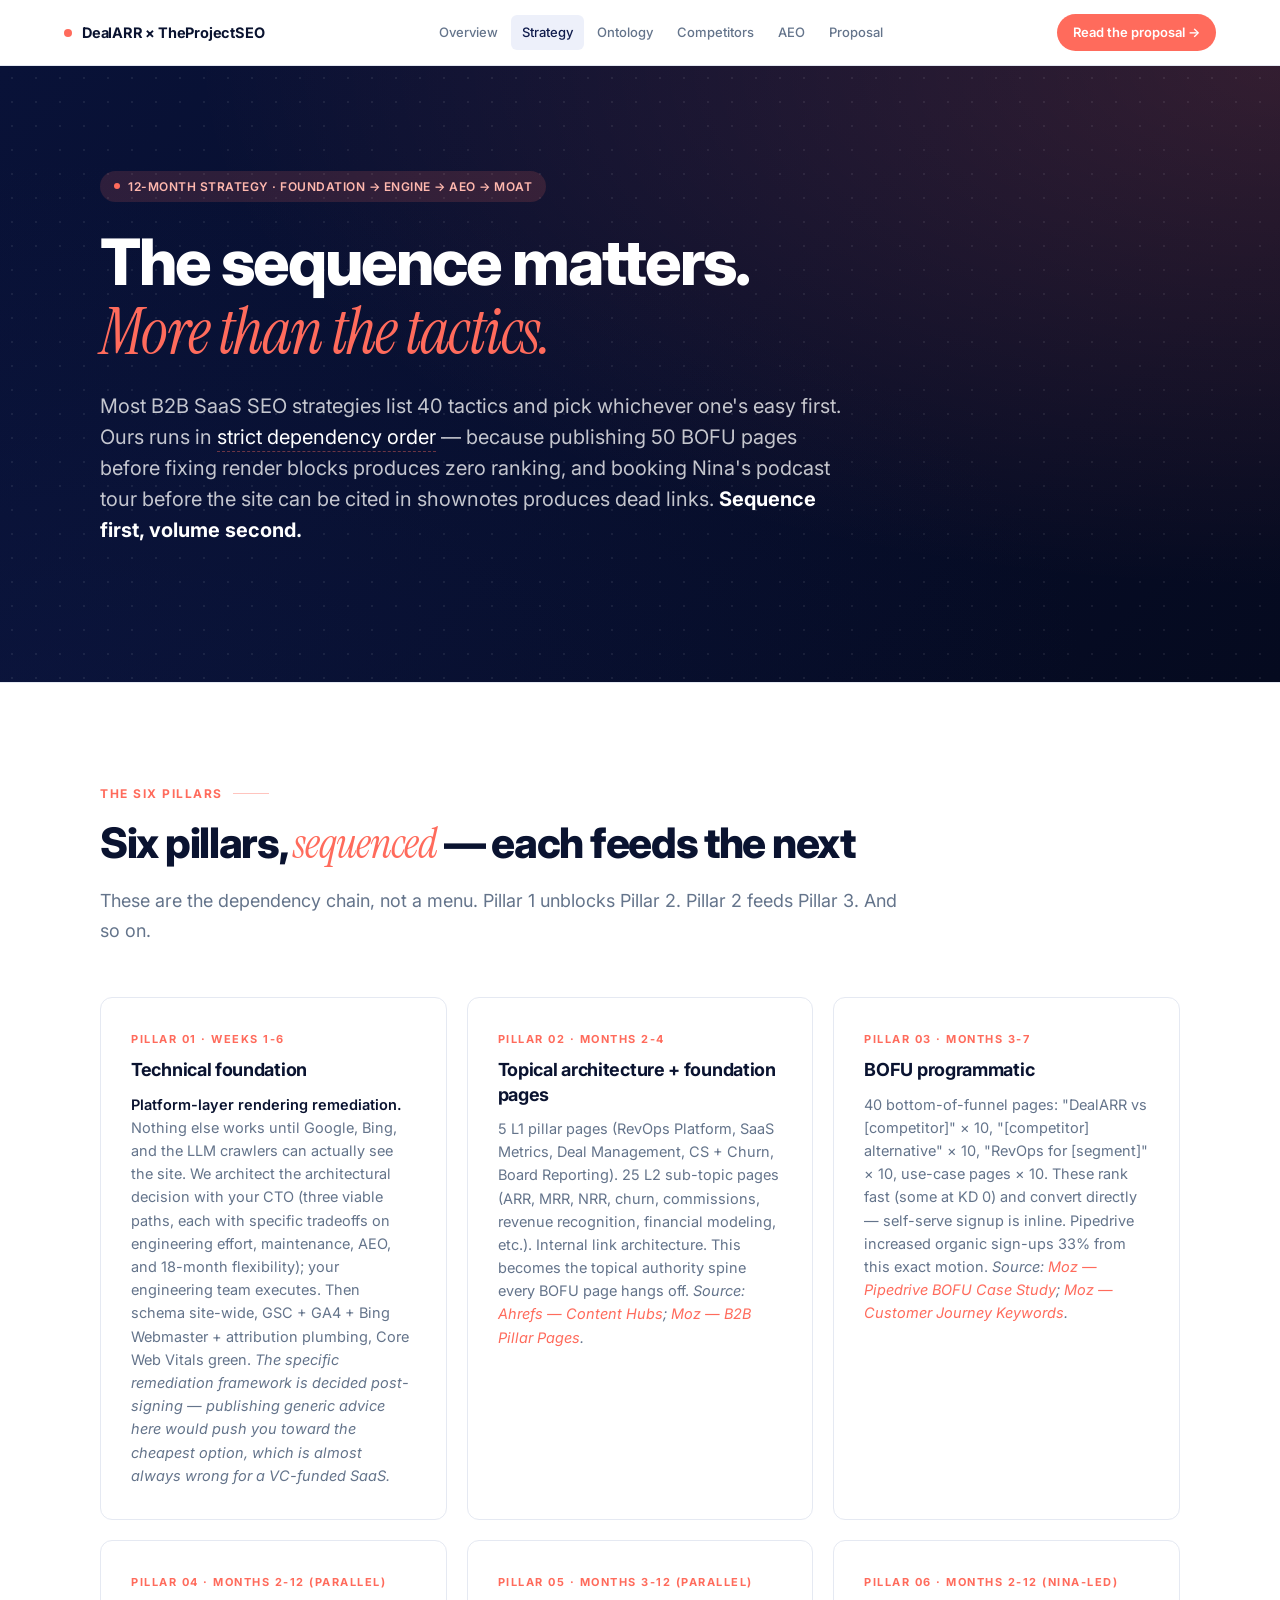
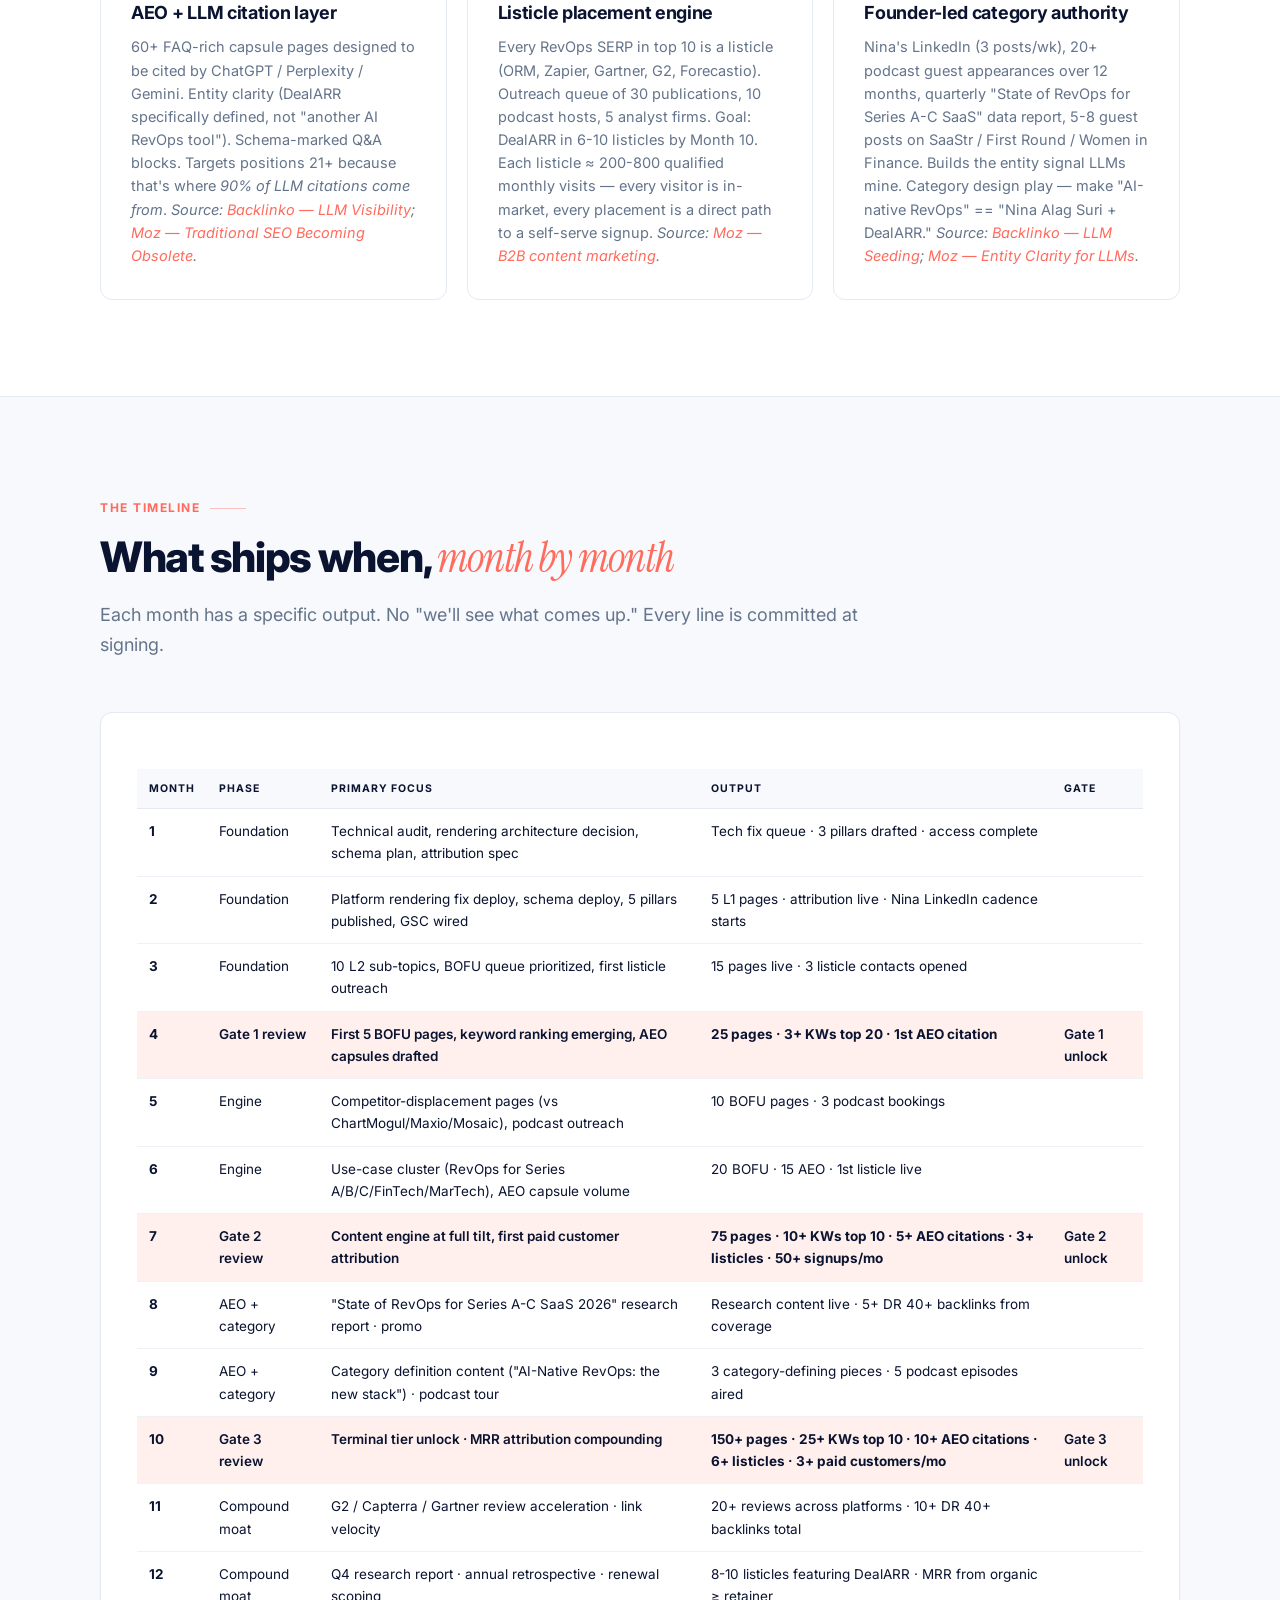
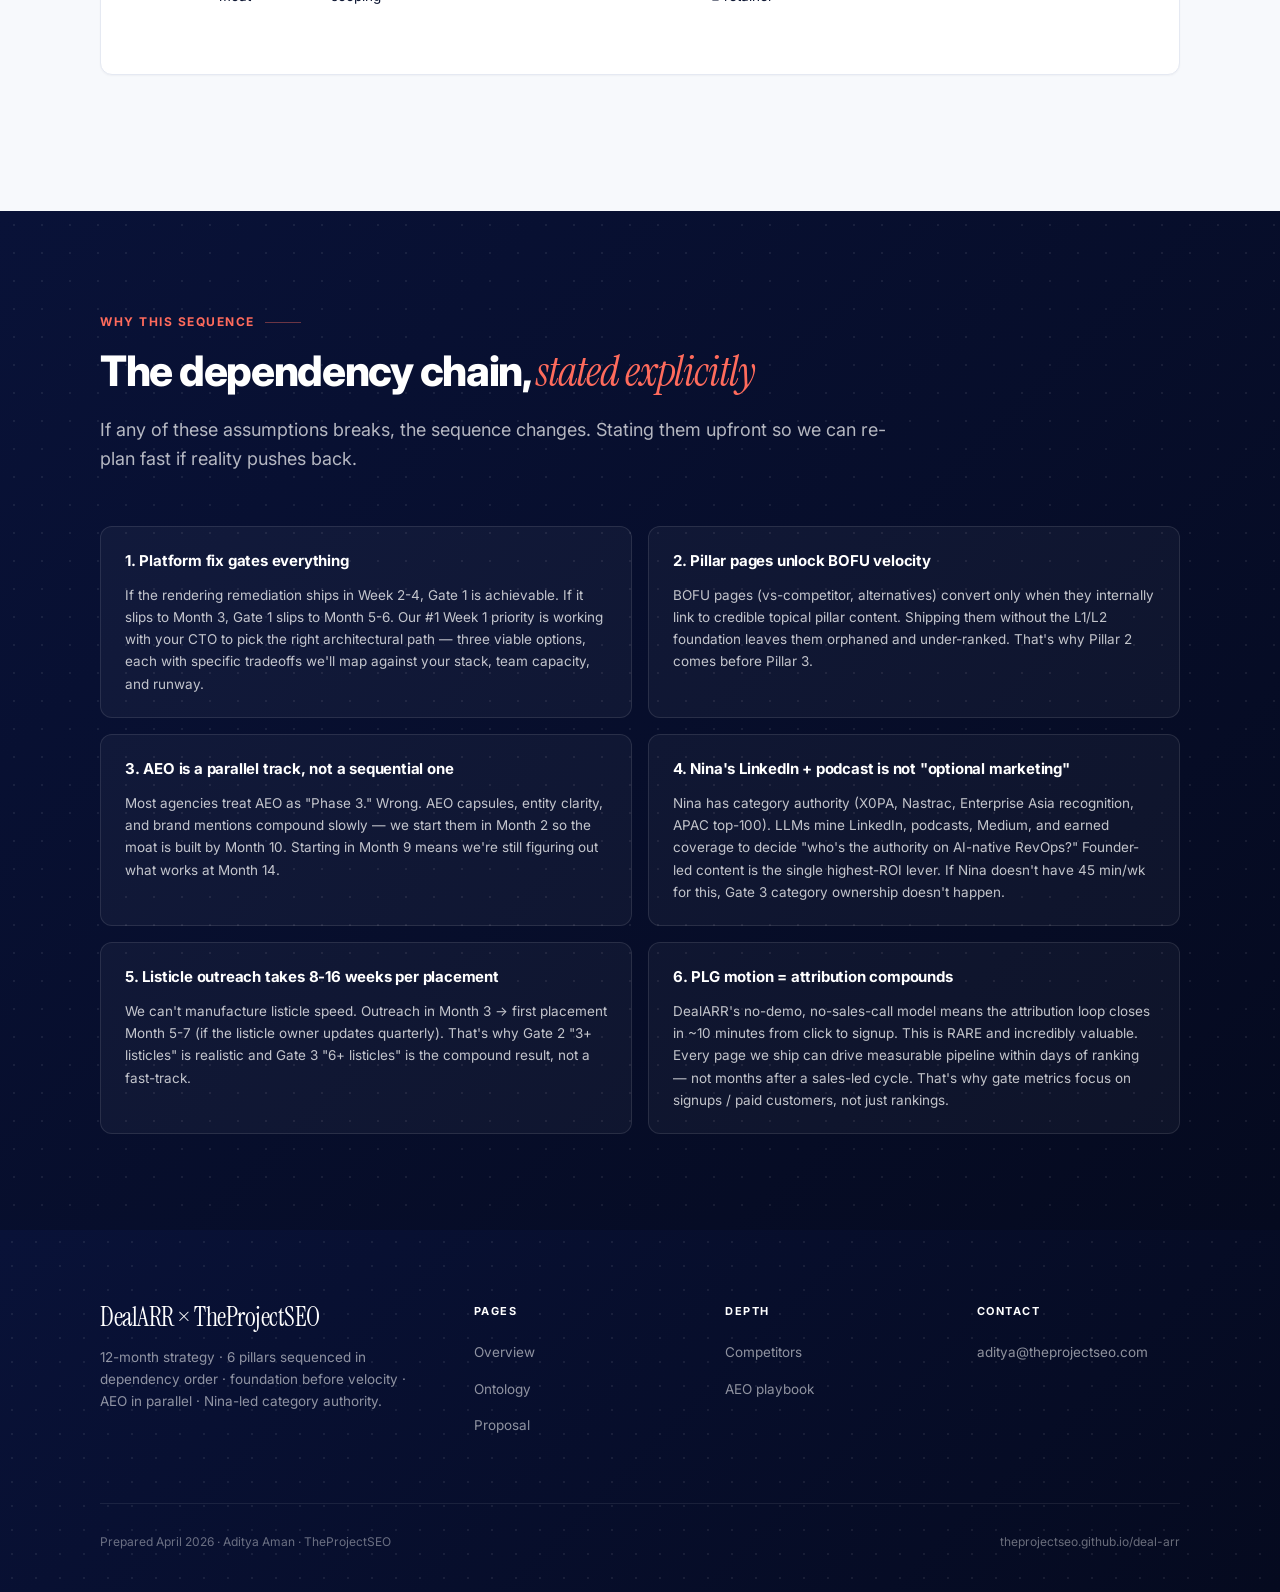
<file: strategy.html>
<!DOCTYPE html>
<html lang="en">
<head>
<meta charset="UTF-8">
<meta name="viewport" content="width=device-width,initial-scale=1">
<title>Strategy — 12-month SEO + AEO playbook for DealARR</title>
<meta name="description" content="The phased 12-month strategy: foundation → BOFU programmatic → AEO + category → compound moat. Six strategic pillars, sequenced.">
<link rel="canonical" href="https://theprojectseo.github.io/deal-arr/strategy.html">
<meta property="og:title" content="12-month SEO + AEO strategy — DealARR × TheProjectSEO">
<meta property="og:description" content="Four phases, six pillars, sequenced so every phase compounds on the last.">
<meta name="robots" content="index,follow">
<link rel="preconnect" href="https://fonts.googleapis.com">
<link rel="preconnect" href="https://fonts.gstatic.com" crossorigin>
<link href="https://fonts.googleapis.com/css2?family=Inter:wght@400;500;600;700;800&family=Instrument+Serif:ital@0;1&family=Caveat:wght@400;500;600&family=JetBrains+Mono:wght@400;500&display=swap" rel="stylesheet">
<link rel="stylesheet" href="shared.css?v=2">
</head>
<body>
<div class="progress"><div class="progress-bar" id="progressBar"></div></div>
<nav class="nav">
  <div class="nav-inner">
    <a href="index.html" class="nav-brand"><span class="nav-brand-dot"></span>DealARR × TheProjectSEO</a>
    <div class="nav-links">
      <a href="index.html" class="nav-link">Overview</a>
      <a href="strategy.html" class="nav-link active">Strategy</a>
      <a href="ontology.html" class="nav-link">Ontology</a>
      <a href="competitors.html" class="nav-link">Competitors</a>
      <a href="aeo.html" class="nav-link">AEO</a>
      <a href="proposal.html" class="nav-link">Proposal</a>
    </div>
    <a href="proposal.html" class="nav-cta">Read the proposal →</a>
  </div>
</nav>

<section class="hero">
  <div class="hero-inner">
    <div class="hero-eyebrow">12-month strategy · Foundation → Engine → AEO → Moat</div>
    <h1>The sequence matters. <span class="serif">More than the tactics.</span></h1>
    <p class="hero-sub">Most B2B SaaS SEO strategies list 40 tactics and pick whichever one's easy first. Ours runs in <em>strict dependency order</em> — because publishing 50 BOFU pages before fixing render blocks produces zero ranking, and booking Nina's podcast tour before the site can be cited in shownotes produces dead links. <strong style="color:white">Sequence first, volume second.</strong></p>
  </div>
</section>

<section class="section section-alt">
  <div class="section-inner">
    <div class="section-header">
      <div class="section-eyebrow">The six pillars</div>
      <h2>Six pillars, <span class="serif">sequenced</span> — each feeds the next</h2>
      <p class="section-lede">These are the dependency chain, not a menu. Pillar 1 unblocks Pillar 2. Pillar 2 feeds Pillar 3. And so on.</p>
    </div>

    <div class="observations">
      <div class="obs-card">
        <div class="obs-num">Pillar 01 · Weeks 1-6</div>
        <h3 class="obs-title">Technical foundation</h3>
        <p class="obs-body"><strong>Platform-layer rendering remediation.</strong> Nothing else works until Google, Bing, and the LLM crawlers can actually see the site. We architect the architectural decision with your CTO (three viable paths, each with specific tradeoffs on engineering effort, maintenance, AEO, and 18-month flexibility); your engineering team executes. Then schema site-wide, GSC + GA4 + Bing Webmaster + attribution plumbing, Core Web Vitals green. <em>The specific remediation framework is decided post-signing — publishing generic advice here would push you toward the cheapest option, which is almost always wrong for a VC-funded SaaS.</em></p>
      </div>

      <div class="obs-card">
        <div class="obs-num">Pillar 02 · Months 2-4</div>
        <h3 class="obs-title">Topical architecture + foundation pages</h3>
        <p class="obs-body">5 L1 pillar pages (RevOps Platform, SaaS Metrics, Deal Management, CS + Churn, Board Reporting). 25 L2 sub-topic pages (ARR, MRR, NRR, churn, commissions, revenue recognition, financial modeling, etc.). Internal link architecture. This becomes the topical authority spine every BOFU page hangs off. <em>Source: <a href="https://ahrefs.com/blog/content-hub/" target="_blank">Ahrefs — Content Hubs</a>; <a href="https://moz.com/blog/b2b-pillar-pages" target="_blank">Moz — B2B Pillar Pages</a>.</em></p>
      </div>

      <div class="obs-card">
        <div class="obs-num">Pillar 03 · Months 3-7</div>
        <h3 class="obs-title">BOFU programmatic</h3>
        <p class="obs-body">40 bottom-of-funnel pages: "DealARR vs [competitor]" × 10, "[competitor] alternative" × 10, "RevOps for [segment]" × 10, use-case pages × 10. These rank fast (some at KD 0) and convert directly — self-serve signup is inline. Pipedrive increased organic sign-ups 33% from this exact motion. <em>Source: <a href="https://moz.com/blog/bofu-content" target="_blank">Moz — Pipedrive BOFU Case Study</a>; <a href="https://moz.com/blog/keyword-research-for-the-modern-customer-journey" target="_blank">Moz — Customer Journey Keywords</a>.</em></p>
      </div>

      <div class="obs-card">
        <div class="obs-num">Pillar 04 · Months 2-12 (parallel)</div>
        <h3 class="obs-title">AEO + LLM citation layer</h3>
        <p class="obs-body">60+ FAQ-rich capsule pages designed to be cited by ChatGPT / Perplexity / Gemini. Entity clarity (DealARR specifically defined, not "another AI RevOps tool"). Schema-marked Q&amp;A blocks. Targets positions 21+ because that's where <em>90% of LLM citations come from</em>. <em>Source: <a href="https://backlinko.com/llm-visibility" target="_blank">Backlinko — LLM Visibility</a>; <a href="https://moz.com/blog/traditional-seo-becoming-obsolete" target="_blank">Moz — Traditional SEO Becoming Obsolete</a>.</em></p>
      </div>

      <div class="obs-card">
        <div class="obs-num">Pillar 05 · Months 3-12 (parallel)</div>
        <h3 class="obs-title">Listicle placement engine</h3>
        <p class="obs-body">Every RevOps SERP in top 10 is a listicle (ORM, Zapier, Gartner, G2, Forecastio). Outreach queue of 30 publications, 10 podcast hosts, 5 analyst firms. Goal: DealARR in 6-10 listicles by Month 10. Each listicle ≈ 200-800 qualified monthly visits — every visitor is in-market, every placement is a direct path to a self-serve signup. <em>Source: <a href="https://moz.com/blog/b2b-pillar-pages" target="_blank">Moz — B2B content marketing</a>.</em></p>
      </div>

      <div class="obs-card">
        <div class="obs-num">Pillar 06 · Months 2-12 (Nina-led)</div>
        <h3 class="obs-title">Founder-led category authority</h3>
        <p class="obs-body">Nina's LinkedIn (3 posts/wk), 20+ podcast guest appearances over 12 months, quarterly "State of RevOps for Series A-C SaaS" data report, 5-8 guest posts on SaaStr / First Round / Women in Finance. Builds the entity signal LLMs mine. Category design play — make "AI-native RevOps" == "Nina Alag Suri + DealARR." <em>Source: <a href="https://backlinko.com/llm-seeding" target="_blank">Backlinko — LLM Seeding</a>; <a href="https://moz.com/blog/traditional-seo-becoming-obsolete" target="_blank">Moz — Entity Clarity for LLMs</a>.</em></p>
      </div>
    </div>
  </div>
</section>

<section class="section">
  <div class="section-inner">
    <div class="section-header">
      <div class="section-eyebrow">The timeline</div>
      <h2>What ships when, <span class="serif">month by month</span></h2>
      <p class="section-lede">Each month has a specific output. No "we'll see what comes up." Every line is committed at signing.</p>
    </div>

    <div class="chart-container">
      <table>
        <thead>
          <tr>
            <th>Month</th>
            <th>Phase</th>
            <th>Primary focus</th>
            <th>Output</th>
            <th>Gate</th>
          </tr>
        </thead>
        <tbody>
          <tr><td><strong>1</strong></td><td>Foundation</td><td>Technical audit, rendering architecture decision, schema plan, attribution spec</td><td>Tech fix queue · 3 pillars drafted · access complete</td><td></td></tr>
          <tr><td><strong>2</strong></td><td>Foundation</td><td>Platform rendering fix deploy, schema deploy, 5 pillars published, GSC wired</td><td>5 L1 pages · attribution live · Nina LinkedIn cadence starts</td><td></td></tr>
          <tr><td><strong>3</strong></td><td>Foundation</td><td>10 L2 sub-topics, BOFU queue prioritized, first listicle outreach</td><td>15 pages live · 3 listicle contacts opened</td><td></td></tr>
          <tr class="milestone"><td><strong>4</strong></td><td>Gate 1 review</td><td>First 5 BOFU pages, keyword ranking emerging, AEO capsules drafted</td><td><strong>25 pages · 3+ KWs top 20 · 1st AEO citation</strong></td><td>Gate 1 unlock</td></tr>
          <tr><td><strong>5</strong></td><td>Engine</td><td>Competitor-displacement pages (vs ChartMogul/Maxio/Mosaic), podcast outreach</td><td>10 BOFU pages · 3 podcast bookings</td><td></td></tr>
          <tr><td><strong>6</strong></td><td>Engine</td><td>Use-case cluster (RevOps for Series A/B/C/FinTech/MarTech), AEO capsule volume</td><td>20 BOFU · 15 AEO · 1st listicle live</td><td></td></tr>
          <tr class="milestone"><td><strong>7</strong></td><td>Gate 2 review</td><td>Content engine at full tilt, first paid customer attribution</td><td><strong>75 pages · 10+ KWs top 10 · 5+ AEO citations · 3+ listicles · 50+ signups/mo</strong></td><td>Gate 2 unlock</td></tr>
          <tr><td><strong>8</strong></td><td>AEO + category</td><td>"State of RevOps for Series A-C SaaS 2026" research report · promo</td><td>Research content live · 5+ DR 40+ backlinks from coverage</td><td></td></tr>
          <tr><td><strong>9</strong></td><td>AEO + category</td><td>Category definition content ("AI-Native RevOps: the new stack") · podcast tour</td><td>3 category-defining pieces · 5 podcast episodes aired</td><td></td></tr>
          <tr class="milestone"><td><strong>10</strong></td><td>Gate 3 review</td><td>Terminal tier unlock · MRR attribution compounding</td><td><strong>150+ pages · 25+ KWs top 10 · 10+ AEO citations · 6+ listicles · 3+ paid customers/mo</strong></td><td>Gate 3 unlock</td></tr>
          <tr><td><strong>11</strong></td><td>Compound moat</td><td>G2 / Capterra / Gartner review acceleration · link velocity</td><td>20+ reviews across platforms · 10+ DR 40+ backlinks total</td><td></td></tr>
          <tr><td><strong>12</strong></td><td>Compound moat</td><td>Q4 research report · annual retrospective · renewal scoping</td><td>8-10 listicles featuring DealARR · MRR from organic ≥ retainer</td><td></td></tr>
        </tbody>
      </table>
    </div>
  </div>
</section>

<section class="section section-dark">
  <div class="section-inner">
    <div class="section-header">
      <div class="section-eyebrow">Why this sequence</div>
      <h2>The dependency chain, <span class="serif">stated explicitly</span></h2>
      <p class="section-lede">If any of these assumptions breaks, the sequence changes. Stating them upfront so we can re-plan fast if reality pushes back.</p>
    </div>

    <div class="scope-grid">
      <div class="scope-card" style="background:rgba(255,255,255,.04);border-color:rgba(255,255,255,.1)">
        <h4 style="color:white">1. Platform fix gates everything</h4>
        <p style="color:rgba(255,255,255,.75);font-size:13.5px;margin-top:8px">If the rendering remediation ships in Week 2-4, Gate 1 is achievable. If it slips to Month 3, Gate 1 slips to Month 5-6. Our #1 Week 1 priority is working with your CTO to pick the right architectural path — three viable options, each with specific tradeoffs we'll map against your stack, team capacity, and runway.</p>
      </div>

      <div class="scope-card" style="background:rgba(255,255,255,.04);border-color:rgba(255,255,255,.1)">
        <h4 style="color:white">2. Pillar pages unlock BOFU velocity</h4>
        <p style="color:rgba(255,255,255,.75);font-size:13.5px;margin-top:8px">BOFU pages (vs-competitor, alternatives) convert only when they internally link to credible topical pillar content. Shipping them without the L1/L2 foundation leaves them orphaned and under-ranked. That's why Pillar 2 comes before Pillar 3.</p>
      </div>

      <div class="scope-card" style="background:rgba(255,255,255,.04);border-color:rgba(255,255,255,.1)">
        <h4 style="color:white">3. AEO is a parallel track, not a sequential one</h4>
        <p style="color:rgba(255,255,255,.75);font-size:13.5px;margin-top:8px">Most agencies treat AEO as "Phase 3." Wrong. AEO capsules, entity clarity, and brand mentions compound slowly — we start them in Month 2 so the moat is built by Month 10. Starting in Month 9 means we're still figuring out what works at Month 14.</p>
      </div>

      <div class="scope-card" style="background:rgba(255,255,255,.04);border-color:rgba(255,255,255,.1)">
        <h4 style="color:white">4. Nina's LinkedIn + podcast is not "optional marketing"</h4>
        <p style="color:rgba(255,255,255,.75);font-size:13.5px;margin-top:8px">Nina has category authority (X0PA, Nastrac, Enterprise Asia recognition, APAC top-100). LLMs mine LinkedIn, podcasts, Medium, and earned coverage to decide "who's the authority on AI-native RevOps?" Founder-led content is the single highest-ROI lever. If Nina doesn't have 45 min/wk for this, Gate 3 category ownership doesn't happen.</p>
      </div>

      <div class="scope-card" style="background:rgba(255,255,255,.04);border-color:rgba(255,255,255,.1)">
        <h4 style="color:white">5. Listicle outreach takes 8-16 weeks per placement</h4>
        <p style="color:rgba(255,255,255,.75);font-size:13.5px;margin-top:8px">We can't manufacture listicle speed. Outreach in Month 3 → first placement Month 5-7 (if the listicle owner updates quarterly). That's why Gate 2 "3+ listicles" is realistic and Gate 3 "6+ listicles" is the compound result, not a fast-track.</p>
      </div>

      <div class="scope-card" style="background:rgba(255,255,255,.04);border-color:rgba(255,255,255,.1)">
        <h4 style="color:white">6. PLG motion = attribution compounds</h4>
        <p style="color:rgba(255,255,255,.75);font-size:13.5px;margin-top:8px">DealARR's no-demo, no-sales-call model means the attribution loop closes in ~10 minutes from click to signup. This is RARE and incredibly valuable. Every page we ship can drive measurable pipeline within days of ranking — not months after a sales-led cycle. That's why gate metrics focus on signups / paid customers, not just rankings.</p>
      </div>
    </div>
  </div>
</section>

<footer>
  <div class="footer-inner">
    <div class="footer-brand">
      <h4>DealARR × <span class="serif">TheProjectSEO</span></h4>
      <p>12-month strategy · 6 pillars sequenced in dependency order · foundation before velocity · AEO in parallel · Nina-led category authority.</p>
    </div>
    <div class="footer-col">
      <h5>Pages</h5>
      <ul>
        <li><a href="index.html">Overview</a></li>
        <li><a href="ontology.html">Ontology</a></li>
        <li><a href="proposal.html">Proposal</a></li>
      </ul>
    </div>
    <div class="footer-col">
      <h5>Depth</h5>
      <ul>
        <li><a href="competitors.html">Competitors</a></li>
        <li><a href="aeo.html">AEO playbook</a></li>
      </ul>
    </div>
    <div class="footer-col">
      <h5>Contact</h5>
      <ul>
        <li><a href="mailto:aditya@theprojectseo.com">aditya@theprojectseo.com</a></li>
      </ul>
    </div>
  </div>
  <div class="footer-bottom">
    <span>Prepared April 2026 · Aditya Aman · TheProjectSEO</span>
    <span>theprojectseo.github.io/deal-arr</span>
  </div>
</footer>

<script>
window.addEventListener('scroll',()=>{const h=document.documentElement;document.getElementById('progressBar').style.width=((h.scrollTop/(h.scrollHeight-h.clientHeight))*100)+'%';});
</script>
</body>
</html>
</file>
<file: shared.css>
:root{
  --brand:#0F1B4C;--brand-dark:#091238;--brand-darker:#050a1f;--brand-soft:#EDF0FA;
  --accent:#FF6B5C;--accent-dark:#E54A3A;--accent-soft:#FFF0EE;
  --ink:#0A1330;--ink-light:#64748b;--ink-lighter:#94a3b8;
  --bg:#F7F9FC;--bg-alt:#FFFFFF;--border:#E5E9F2;--border-soft:#EEF1F7;
  --success:#10B981;--radius:12px;--radius-sm:8px;--radius-lg:20px;
  --shadow-sm:0 1px 2px rgba(10,19,48,.04);--shadow:0 4px 12px rgba(10,19,48,.06);
  --shadow-lg:0 20px 40px rgba(10,19,48,.10);
  --dot-grid:radial-gradient(circle,rgba(255,255,255,.07) 1px,transparent 1px);
  --dot-grid-light:radial-gradient(circle,rgba(15,27,76,.06) 1px,transparent 1px);
}
*{box-sizing:border-box;margin:0;padding:0}
html{scroll-behavior:smooth;scroll-padding-top:80px}
body{font-family:'Inter',-apple-system,BlinkMacSystemFont,sans-serif;background:var(--bg);color:var(--ink);line-height:1.65;-webkit-font-smoothing:antialiased}
.serif{font-family:'Instrument Serif',Georgia,serif;font-weight:400}
.handwritten{font-family:'Caveat',cursive;font-weight:500}
a{color:var(--accent);text-decoration:none;transition:color .15s}
a:hover{text-decoration:underline}
code,pre,.mono{font-family:'JetBrains Mono',ui-monospace,monospace;font-size:.92em}

.progress{position:fixed;top:0;left:0;right:0;height:3px;z-index:60;background:transparent;pointer-events:none}
.progress-bar{height:100%;background:var(--accent);width:0%;transition:width .06s linear}

.nav{position:sticky;top:0;z-index:50;background:rgba(255,255,255,.92);backdrop-filter:saturate(180%) blur(12px);border-bottom:1px solid var(--border)}
.nav-inner{max-width:1200px;margin:0 auto;display:flex;align-items:center;justify-content:space-between;padding:14px 24px}
.nav-brand{display:flex;align-items:center;gap:10px;font-weight:700;color:var(--ink);font-size:14.5px;letter-spacing:-.2px}
.nav-brand-dot{width:8px;height:8px;border-radius:50%;background:var(--accent);animation:pulse 2.4s ease-in-out infinite}
@keyframes pulse{0%,100%{opacity:1}50%{opacity:.4}}
.nav-links{display:flex;gap:2px}
.nav-link{padding:7px 11px;font-size:13px;font-weight:500;color:var(--ink-light);border-radius:6px;transition:all .15s}
.nav-link:hover{background:var(--brand-soft);color:var(--brand);text-decoration:none}
.nav-link.active{background:var(--brand-soft);color:var(--brand)}
.nav-cta{padding:8px 16px;background:var(--accent);color:white;border-radius:100px;font-size:13px;font-weight:600;transition:all .2s}
.nav-cta:hover{background:var(--accent-dark);text-decoration:none;transform:translateY(-1px)}
@media (max-width:960px){.nav-links{display:none}}

.hero{background:var(--dot-grid) 0 0/24px 24px,radial-gradient(ellipse at top right,rgba(255,107,92,.18),transparent 60%),radial-gradient(ellipse at bottom left,rgba(15,27,76,.4),transparent 60%),linear-gradient(135deg,var(--brand-dark) 0%,var(--brand-darker) 100%);color:white;padding:104px 24px 96px;position:relative;overflow:hidden}
.hero-inner{max-width:1080px;margin:0 auto;position:relative}
.hero-eyebrow{display:inline-flex;align-items:center;gap:8px;padding:6px 14px;border-radius:100px;background:rgba(255,107,92,.15);color:#FFB8AE;font-size:12px;font-weight:600;letter-spacing:.5px;text-transform:uppercase;margin-bottom:26px}
.hero-eyebrow::before{content:'';width:6px;height:6px;border-radius:50%;background:var(--accent);animation:pulse 1.8s ease-in-out infinite}
.hero h1{font-size:clamp(36px,5.5vw,64px);font-weight:800;letter-spacing:-2px;line-height:1.05;margin-bottom:26px;max-width:980px}
.hero h1 .serif{font-weight:400;letter-spacing:-1.6px;color:var(--accent);font-style:italic;display:inline-block}
.hero-sub{font-size:clamp(16px,1.7vw,20px);color:rgba(255,255,255,.76);max-width:760px;line-height:1.55;margin-bottom:40px}
.hero-sub em{color:white;font-style:normal;border-bottom:1px dashed rgba(255,107,92,.4);padding-bottom:2px}
.hero-cta-row{display:flex;gap:12px;flex-wrap:wrap;align-items:center;margin-bottom:48px}
.btn-primary{display:inline-flex;align-items:center;gap:10px;padding:16px 30px;background:var(--accent);color:white;border-radius:100px;font-size:15px;font-weight:600;border:none;cursor:pointer;transition:all .2s;box-shadow:0 4px 20px rgba(255,107,92,.25)}
.btn-primary:hover{background:var(--accent-dark);transform:translateY(-2px);text-decoration:none;box-shadow:0 8px 30px rgba(255,107,92,.4)}
.btn-secondary{display:inline-flex;align-items:center;gap:10px;padding:16px 24px;background:rgba(255,255,255,.08);color:white;border:1px solid rgba(255,255,255,.2);border-radius:100px;font-size:15px;font-weight:500;transition:all .2s}
.btn-secondary:hover{background:rgba(255,255,255,.14);text-decoration:none;border-color:rgba(255,255,255,.3)}
.hero-meta{display:flex;flex-wrap:wrap;gap:28px;padding-top:32px;border-top:1px solid rgba(255,255,255,.1);font-size:13px;color:rgba(255,255,255,.62)}
.hero-meta strong{color:white;font-weight:600}
.hero-signature{position:absolute;top:110px;right:48px;font-family:'Caveat',cursive;font-weight:500;font-size:22px;color:rgba(255,107,92,.55);transform:rotate(-4deg);line-height:1.2;text-align:right}
@media (max-width:1100px){.hero-signature{display:none}}

.section{padding:96px 24px;position:relative}
.section-inner{max-width:1080px;margin:0 auto}
.section-alt{background:white;border-top:1px solid var(--border);border-bottom:1px solid var(--border)}
.section-dark{background:var(--brand-dark);color:rgba(255,255,255,.9);background-image:var(--dot-grid),linear-gradient(135deg,var(--brand-dark) 0%,var(--brand-darker) 100%);background-size:28px 28px,100% 100%}
.section-header{margin-bottom:52px;max-width:820px}
.section-eyebrow{font-size:12px;font-weight:700;letter-spacing:1.5px;text-transform:uppercase;color:var(--accent);margin-bottom:16px;display:inline-flex;align-items:center;gap:10px}
.section-eyebrow::after{content:'';height:1px;width:36px;background:var(--accent);opacity:.4}
.section h2{font-size:clamp(28px,3.4vw,42px);font-weight:800;letter-spacing:-1.3px;line-height:1.08;margin-bottom:20px;color:var(--ink)}
.section h2 .serif{font-weight:400;letter-spacing:-1.1px;color:var(--accent);font-style:italic}
.section-dark h2{color:white}
.section-dark h3,.section-dark h4{color:white}
.section-dark .section-eyebrow{color:var(--accent)}
.section-lede{font-size:18px;color:var(--ink-light);line-height:1.65}
.section-lede strong{color:var(--ink);font-weight:600}
.section-dark .section-lede{color:rgba(255,255,255,.7)}
.section-dark .section-lede strong{color:white}
/* Safety-net defaults — bare p/li/strong inside dark sections get light text */
.section-dark p{color:rgba(255,255,255,.82)}
.section-dark p strong{color:white}
.section-dark li{color:rgba(255,255,255,.82)}
.section-dark .callout p{color:var(--ink)}
.section-dark .callout p strong{color:var(--ink)}
.prose p{font-size:16.5px;line-height:1.7;color:var(--ink);margin-bottom:18px;max-width:760px}
.prose p.muted{color:var(--ink-light)}
.prose p.dropcap::first-letter{font-family:'Instrument Serif',serif;font-size:62px;float:left;line-height:.85;padding:6px 10px 0 0;color:var(--accent);font-style:italic}

.observations{display:grid;grid-template-columns:repeat(auto-fit,minmax(300px,1fr));gap:20px}
.obs-card{background:white;border:1px solid var(--border);border-radius:var(--radius);padding:32px 30px;transition:all .25s;position:relative;overflow:hidden}
.obs-card::before{content:'';position:absolute;top:0;left:0;right:0;height:2px;background:var(--accent);opacity:0;transition:opacity .2s}
.obs-card:hover{border-color:rgba(255,107,92,.35);transform:translateY(-2px);box-shadow:var(--shadow-lg)}
.obs-card:hover::before{opacity:1}
.obs-num{font-size:11px;font-weight:700;color:var(--accent);letter-spacing:1.5px;text-transform:uppercase;margin-bottom:10px}
.obs-title{font-size:18px;font-weight:700;color:var(--ink);margin-bottom:10px;line-height:1.35;letter-spacing:-.3px}
.obs-body{font-size:14.5px;color:var(--ink-light);line-height:1.6}
.obs-body strong{color:var(--ink);font-weight:600}

.chart-container{background:white;border:1px solid var(--border);border-radius:var(--radius);padding:36px;margin:40px 0;box-shadow:var(--shadow-sm)}
.chart-title{font-size:19px;font-weight:700;color:var(--ink);margin-bottom:8px;letter-spacing:-.3px}
.chart-subtitle{font-size:13.5px;color:var(--ink-light);margin-bottom:22px}

.scope-grid{display:grid;grid-template-columns:repeat(2,1fr);gap:16px;margin-top:24px}
@media (max-width:880px){.scope-grid{grid-template-columns:1fr}}
.scope-card{background:var(--bg);border:1px solid var(--border);border-radius:var(--radius);padding:22px 24px;transition:all .2s}
.scope-card:hover{border-color:rgba(255,107,92,.25);background:white}
.scope-card h4{font-size:15px;font-weight:700;margin-bottom:10px;color:var(--ink);letter-spacing:-.2px}
.scope-card .scope-num{font-size:11px;font-weight:700;color:var(--accent);letter-spacing:1px;text-transform:uppercase;margin-bottom:4px}
.scope-card ul{list-style:none;padding:0;margin:0}
.scope-list li{padding:5px 0;padding-left:18px;position:relative;font-size:13.5px;color:var(--ink-light);line-height:1.55}
.scope-list li::before{content:'';position:absolute;left:0;top:11px;width:9px;height:1px;background:var(--accent)}

table{width:100%;border-collapse:collapse;margin:20px 0;font-size:13.5px}
table thead{background:var(--bg)}
table th{padding:11px 12px;text-align:left;font-weight:700;color:var(--ink);text-transform:uppercase;font-size:10.5px;letter-spacing:1px;border-bottom:1px solid var(--border);white-space:nowrap}
table td{padding:11px 12px;border-bottom:1px solid var(--border-soft);color:var(--ink);vertical-align:top}
table tr:last-child td{border-bottom:none}
table tr.milestone{background:var(--accent-soft);font-weight:600}

/* Dark-section table overrides — fixes invisible navy-on-navy text */
.section-dark table{color:rgba(255,255,255,.88)}
.section-dark table thead{background:rgba(255,255,255,.04)}
.section-dark table th{color:white;border-bottom-color:rgba(255,255,255,.14)}
.section-dark table td{color:rgba(255,255,255,.82);border-bottom-color:rgba(255,255,255,.08)}
.section-dark table tr.milestone{background:rgba(255,107,92,.18)}
.section-dark table tr.milestone td{color:white}
.section-dark .chart-container{background:rgba(255,255,255,.04);border-color:rgba(255,255,255,.1)}
.section-dark .chart-title{color:white}
.section-dark .chart-subtitle{color:rgba(255,255,255,.6)}

footer{background:var(--brand-darker);background-image:var(--dot-grid),linear-gradient(135deg,var(--brand-dark) 0%,var(--brand-darker) 100%);background-size:24px 24px,100% 100%;color:rgba(255,255,255,.7);padding:72px 24px 40px}
.footer-inner{max-width:1080px;margin:0 auto;display:grid;grid-template-columns:1.6fr 1fr 1fr 1fr;gap:48px}
@media (max-width:768px){.footer-inner{grid-template-columns:1fr 1fr;gap:32px}}
.footer-brand h4{font-family:'Instrument Serif',serif;font-weight:400;font-size:26px;color:white;margin-bottom:14px;letter-spacing:-.5px;line-height:1.2}
.footer-brand p{font-size:13.5px;line-height:1.6;max-width:320px;color:rgba(255,255,255,.55)}
.footer-col h5{font-size:11px;font-weight:700;color:white;text-transform:uppercase;letter-spacing:1.5px;margin-bottom:18px}
.footer-col ul{list-style:none;padding:0;margin:0}
.footer-col li{margin-bottom:10px}
.footer-col a{color:rgba(255,255,255,.55);font-size:13.5px;transition:color .15s}
.footer-col a:hover{color:var(--accent);text-decoration:none}
.footer-bottom{max-width:1080px;margin:56px auto 0;padding-top:28px;border-top:1px solid rgba(255,255,255,.08);display:flex;justify-content:space-between;align-items:center;flex-wrap:wrap;gap:16px;font-size:12px;color:rgba(255,255,255,.4)}

.callout{margin:32px 0;padding:24px 28px;background:var(--accent-soft);border-left:4px solid var(--accent);border-radius:var(--radius-sm)}
.callout-eyebrow{font-size:11px;font-weight:800;text-transform:uppercase;letter-spacing:1.2px;color:var(--accent-dark);margin-bottom:10px}
.callout p{margin:0;font-size:14.5px;line-height:1.6;color:var(--ink)}
.callout-warn{background:#FEF3C7;border-left-color:#F59E0B}
.callout-warn .callout-eyebrow{color:#92400E}

.pill{display:inline-flex;align-items:center;gap:6px;padding:4px 10px;border-radius:100px;background:var(--brand-soft);color:var(--brand);font-size:11.5px;font-weight:600;letter-spacing:.2px}
.pill-accent{background:var(--accent-soft);color:var(--accent-dark)}
.pill-success{background:#D1FAE5;color:#065F46}
.pill-warn{background:#FEF3C7;color:#92400E}

.stat-grid{display:grid;grid-template-columns:repeat(auto-fit,minmax(160px,1fr));gap:14px;margin-top:24px}
.stat-card{background:white;border:1px solid var(--border);border-radius:var(--radius-sm);padding:18px 20px}
.stat-num{font-size:28px;font-weight:800;letter-spacing:-.9px;color:var(--ink);line-height:1;font-variant-numeric:tabular-nums;margin-bottom:6px}
.stat-num.accent{color:var(--accent)}
.stat-label{font-size:11.5px;color:var(--ink-light);text-transform:uppercase;letter-spacing:.8px;font-weight:600}
.section-dark .stat-card{background:rgba(255,255,255,.05);border-color:rgba(255,255,255,.1)}
.section-dark .stat-num{color:white}
.section-dark .stat-label{color:rgba(255,255,255,.55)}
</file>
